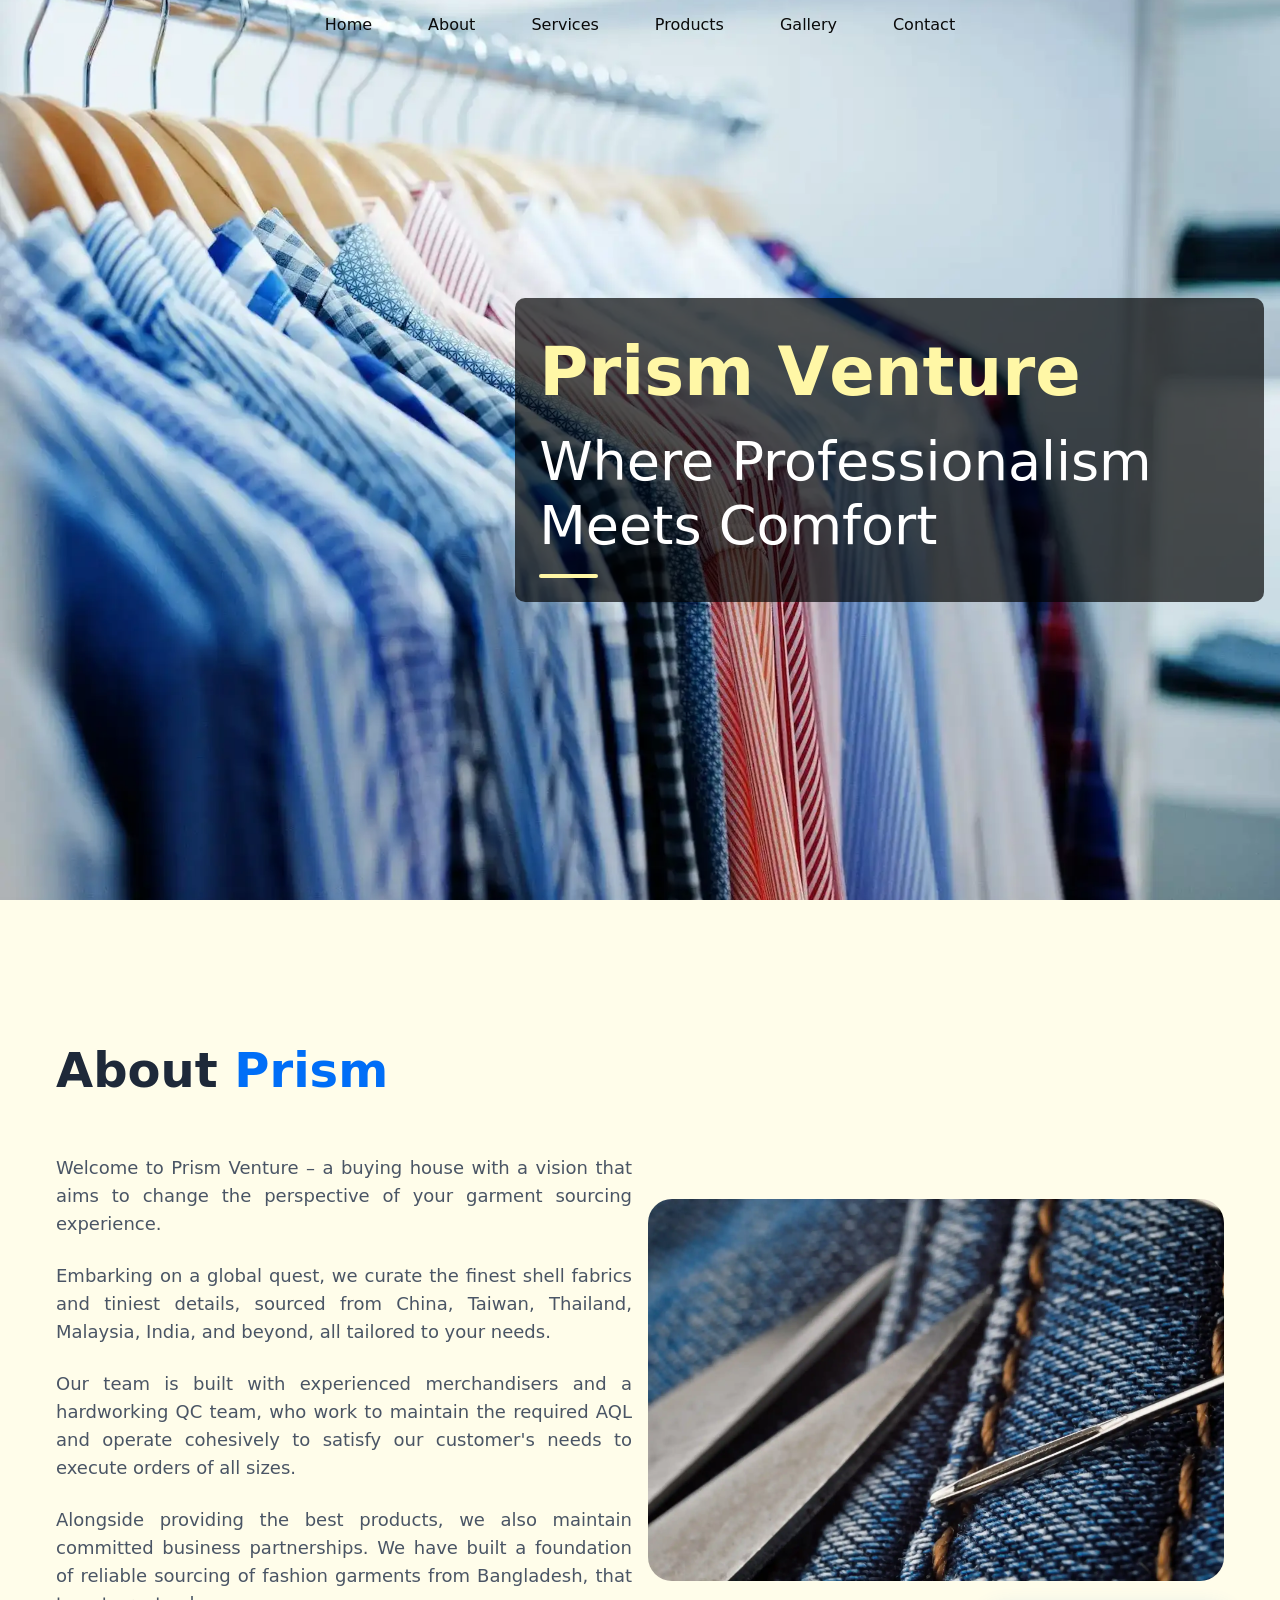
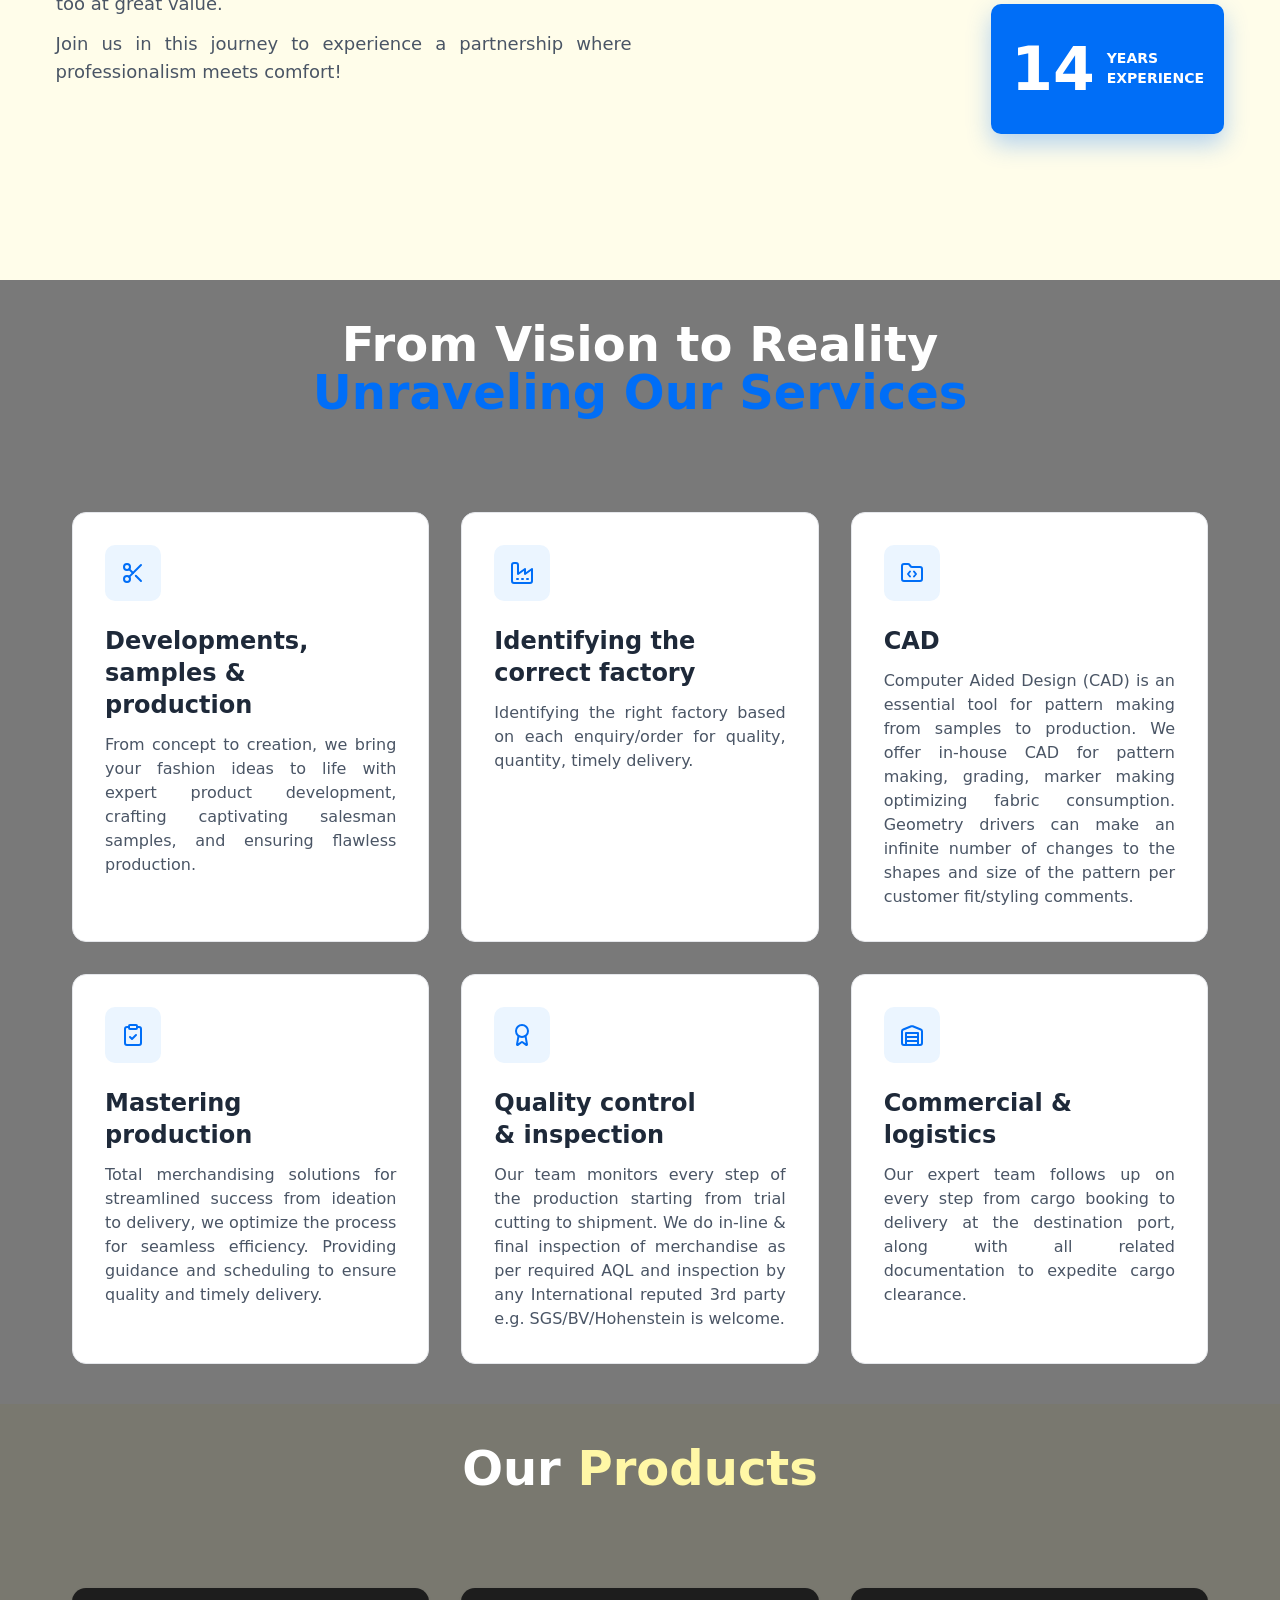
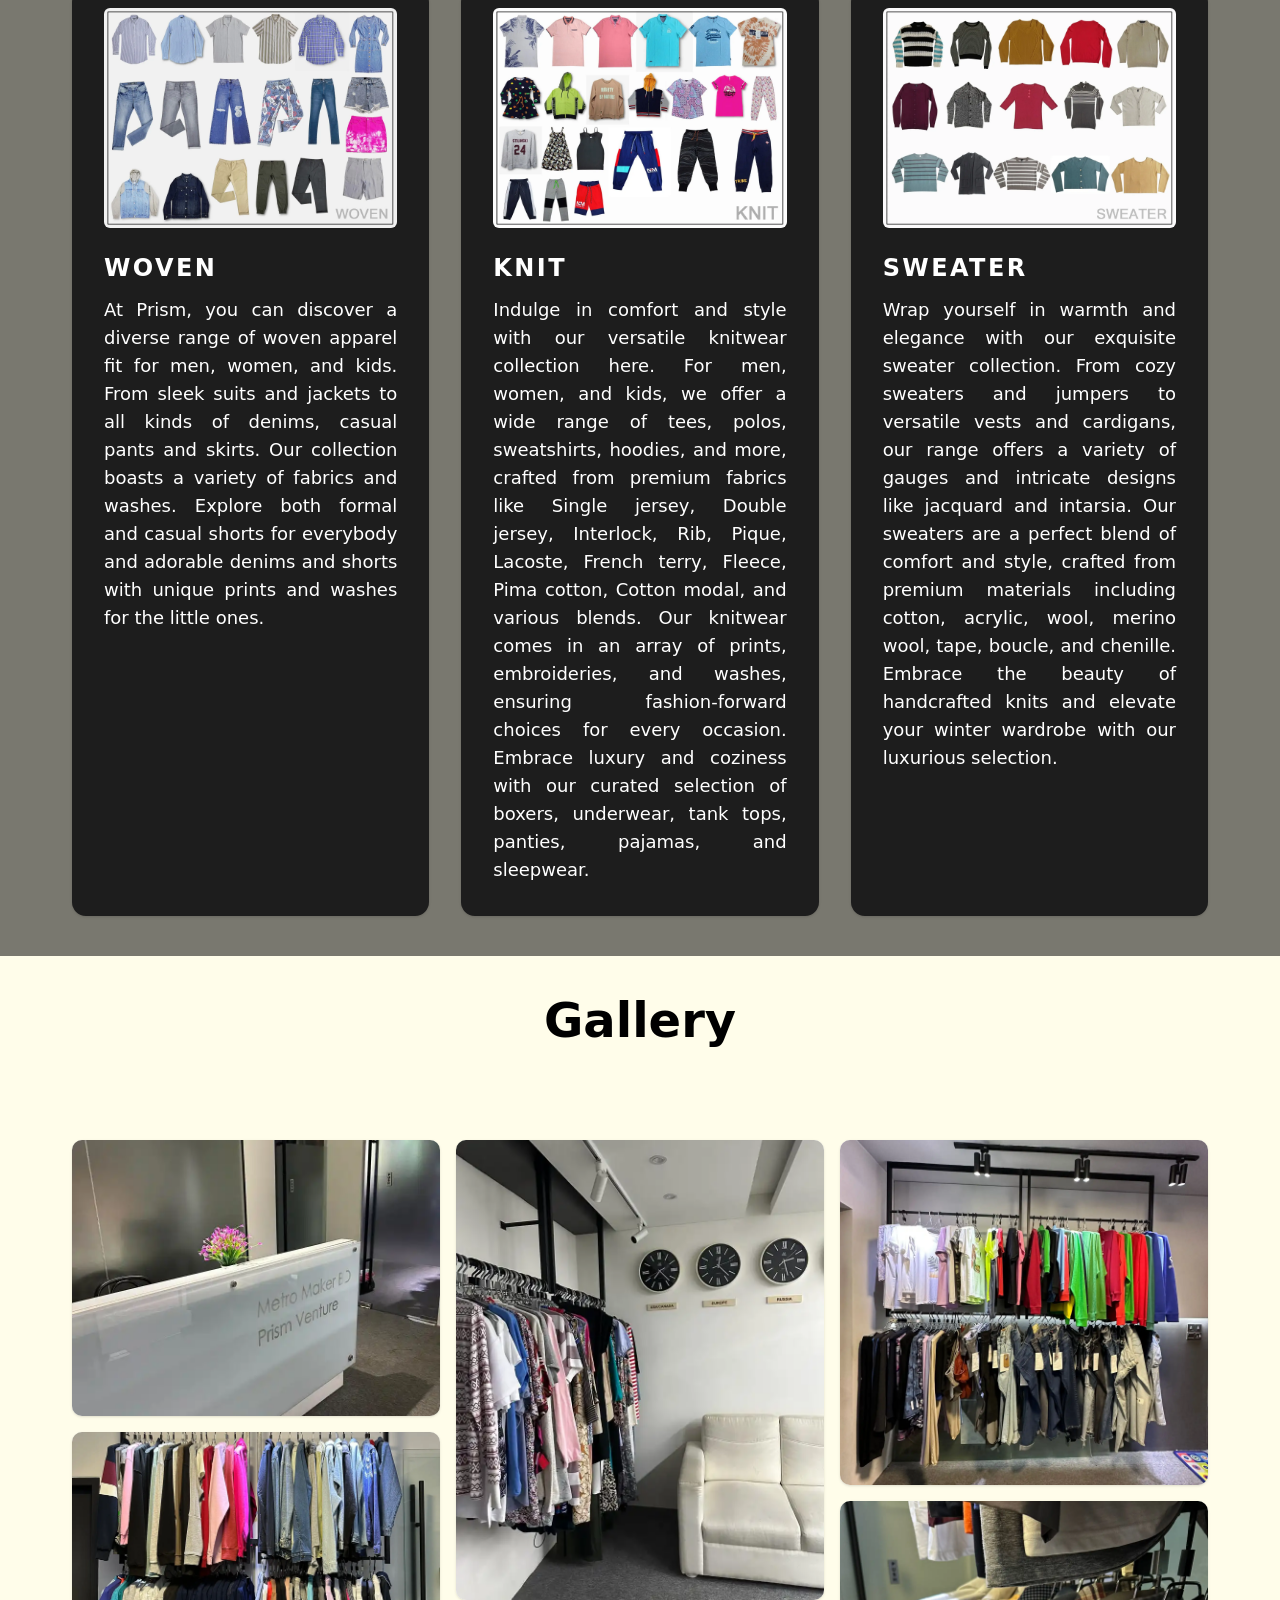
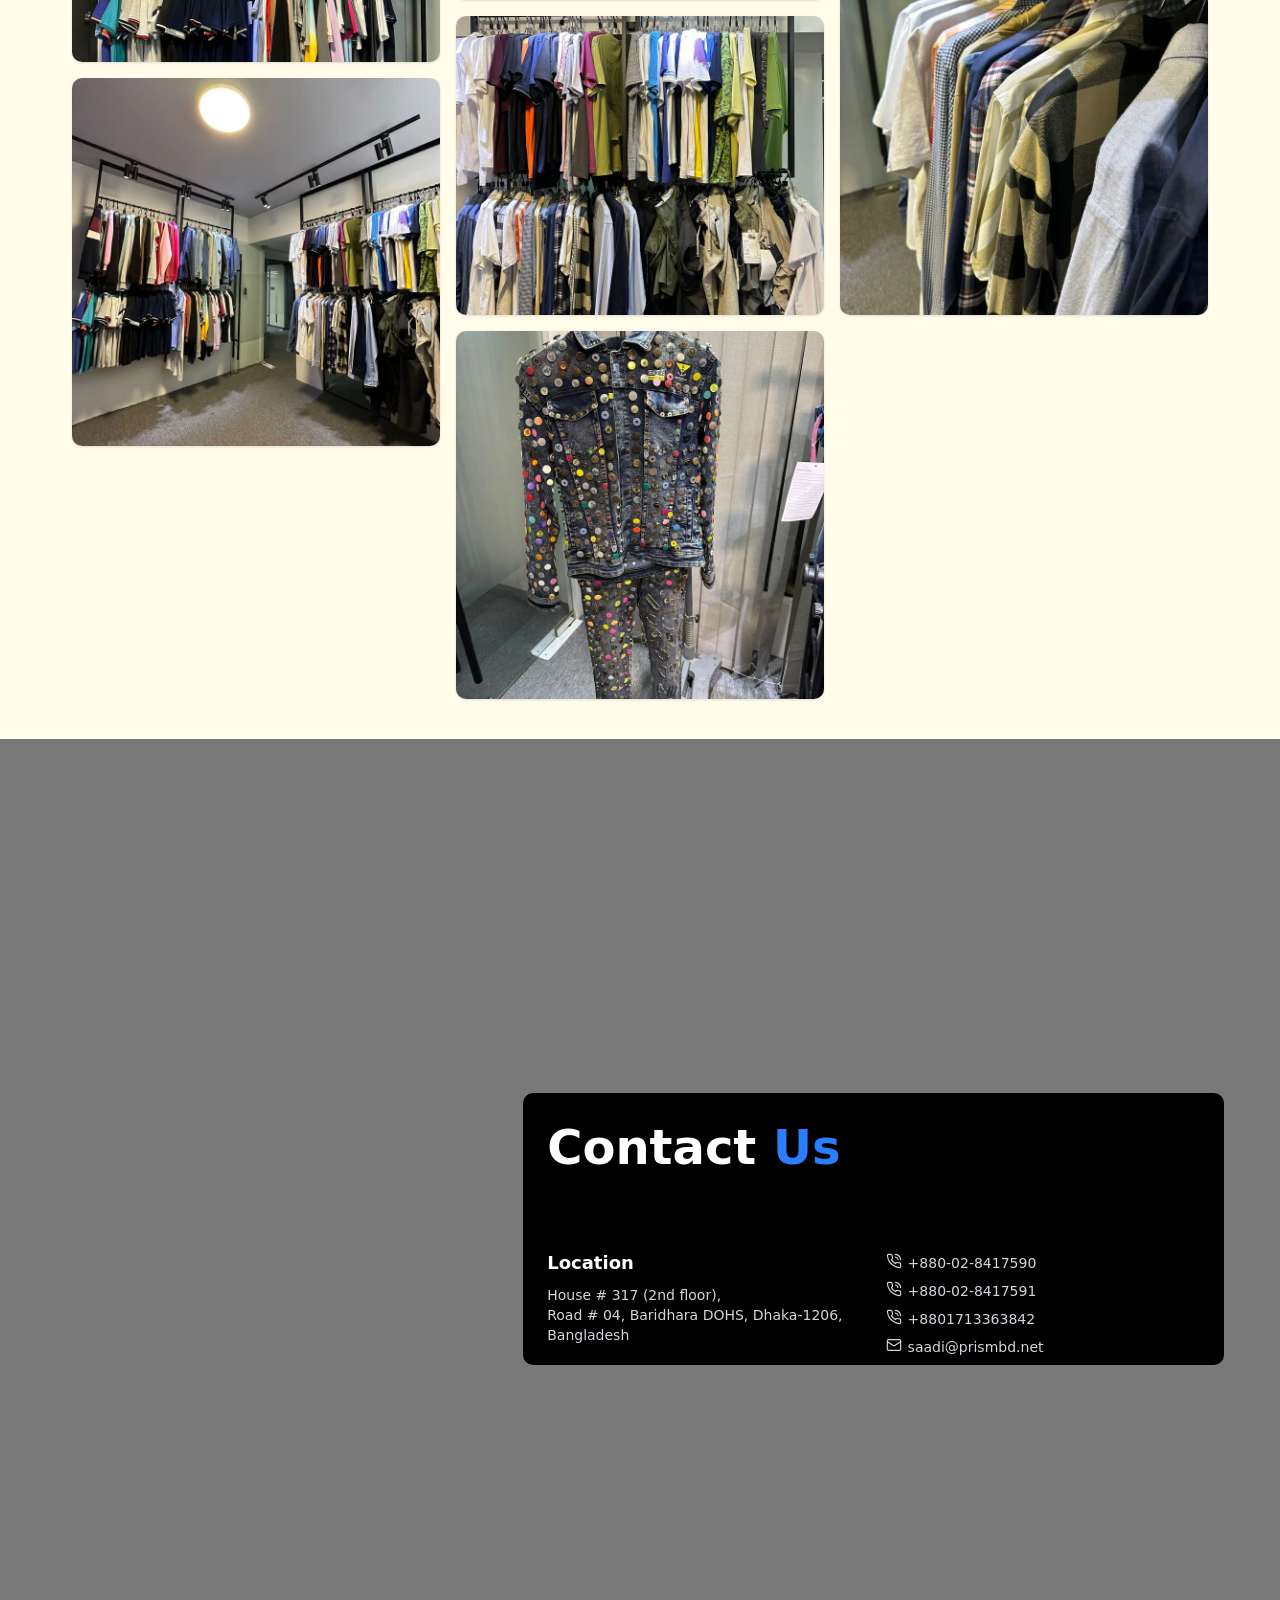
<file: apparel/index.html>
<!DOCTYPE html><html lang="en" class="__className_470fb5"><head><meta charSet="utf-8"/><meta name="viewport" content="width=device-width, initial-scale=1"/><link rel="preload" as="image" href="/assets/img/products/woven.webp"/><link rel="preload" as="image" href="/assets/img/products/knit.webp"/><link rel="preload" as="image" href="/assets/img/products/sweater.webp"/><link rel="stylesheet" href="/_next/static/css/792ad9d836e6f6a1.css" data-precedence="next"/><link rel="preload" as="script" fetchPriority="low" href="/_next/static/chunks/webpack-3ed4af725ff500aa.js"/><script src="/_next/static/chunks/4bd1b696-c7eeac9c5f87815f.js" async=""></script><script src="/_next/static/chunks/684-c39036ff985c3530.js" async=""></script><script src="/_next/static/chunks/main-app-8651f2339f7c92b7.js" async=""></script><script src="/_next/static/chunks/766-a31ca1cb48da2576.js" async=""></script><script src="/_next/static/chunks/277-0e2bea38edafe8ba.js" async=""></script><script src="/_next/static/chunks/874-8dc61245928e7d05.js" async=""></script><script src="/_next/static/chunks/940-22b0237c8de0d396.js" async=""></script><script src="/_next/static/chunks/757-d0f9c2f661d5d940.js" async=""></script><script src="/_next/static/chunks/app/layout-0f07c0935ece7ce1.js" async=""></script><script src="/_next/static/chunks/400-f3477857c49350fe.js" async=""></script><script src="/_next/static/chunks/986-528efd425d7cd0ae.js" async=""></script><script src="/_next/static/chunks/575-277f2513007f76f1.js" async=""></script><script src="/_next/static/chunks/app/apparel/page-88b45fefb12a301f.js" async=""></script><title>Prism Venture</title><meta name="description" content="Prism Venture offers premium services in Apparel, Jute Products and IT Solutions."/><link rel="icon" href="/prism-bd.webp"/><script>document.querySelectorAll('body link[rel="icon"], body link[rel="apple-touch-icon"]').forEach(el => document.head.appendChild(el))</script><script src="/_next/static/chunks/polyfills-42372ed130431b0a.js" noModule=""></script></head><body class="flex flex-col min-h-[100vh]"><header class="
                    fixed flex h-[var(--navbar-height)] self-center shrink-0 items-center px-4 md:px-6 z-40
                    transition-[width,background-color,top,box-shadow,border-radius] duration-400 ease-out
                    w-full top-0 bg-transparent shadow-none
                "><div class="lg:hidden flex"><img alt="Prism Venture logo" loading="lazy" width="35" height="35" decoding="async" data-nimg="1" style="color:transparent" src="/prism-bd.webp"/><span class="sr-only">Prism Venture</span></div><nav class="flex-1 items-center justify-center ml-auto hidden lg:flex gap-6"><button class="group inline-flex h-9 w-max items-center justify-center rounded-md px-4 py-2 text-md font-medium transition-colors hover:text-[#006ef7] focus:text-[#006ef7] focus:outline-none">Home</button><button class="group inline-flex h-9 w-max items-center justify-center rounded-md px-4 py-2 text-md font-medium transition-colors hover:text-[#006ef7] focus:text-[#006ef7] focus:outline-none">About</button><button class="group inline-flex h-9 w-max items-center justify-center rounded-md px-4 py-2 text-md font-medium transition-colors hover:text-[#006ef7] focus:text-[#006ef7] focus:outline-none">Services</button><button class="group inline-flex h-9 w-max items-center justify-center rounded-md px-4 py-2 text-md font-medium transition-colors hover:text-[#006ef7] focus:text-[#006ef7] focus:outline-none">Products</button><button class="group inline-flex h-9 w-max items-center justify-center rounded-md px-4 py-2 text-md font-medium transition-colors hover:text-[#006ef7] focus:text-[#006ef7] focus:outline-none">Gallery</button><button class="group inline-flex h-9 w-max items-center justify-center rounded-md px-4 py-2 text-md font-medium transition-colors hover:text-[#006ef7] focus:text-[#006ef7] focus:outline-none">Contact</button></nav><button data-slot="sheet-trigger" class="inline-flex items-center justify-center gap-2 whitespace-nowrap text-sm font-medium transition-all disabled:pointer-events-none disabled:opacity-50 [&amp;_svg]:pointer-events-none [&amp;_svg:not([class*=&#x27;size-&#x27;])]:size-4 shrink-0 [&amp;_svg]:shrink-0 outline-none focus-visible:border-ring focus-visible:ring-ring/50 focus-visible:ring-[3px] aria-invalid:ring-destructive/20 dark:aria-invalid:ring-destructive/40 aria-invalid:border-destructive text-primary underline-offset-4 hover:underline size-9 lg:hidden ml-auto p-2 rounded-md hover:bg-blue-100" type="button" aria-haspopup="dialog" aria-expanded="false" aria-controls="radix-«R3jb»" data-state="closed"><svg xmlns="http://www.w3.org/2000/svg" width="24" height="24" viewBox="0 0 24 24" fill="none" stroke="currentColor" stroke-width="2" stroke-linecap="round" stroke-linejoin="round" class="lucide lucide-menu h-8 w-8 text-[#002df7] hover:text-blue-800"><line x1="4" x2="20" y1="12" y2="12"></line><line x1="4" x2="20" y1="6" y2="6"></line><line x1="4" x2="20" y1="18" y2="18"></line></svg><span class="sr-only">Toggle navigation menu</span></button></header><div class="min-h-screen"><div id="home" class="h-screen w-full relative" style="background-image:url(/assets/img/homepage/clothing.webp);background-size:cover;background-position:center;background-attachment:fixed"><div class="flex min-h-screen flex-col items-center xl:items-end justify-center text-white"><div class="container px-4"><div class="flex flex-col justify-center lg:flex-row"><div class="xl:w-1/2"></div><div class="xl:w-3/4"><div class="bg-[#000000ad] bg-opacity-70 p-4 md:p-6 rounded-lg"><h1 class="text-[#fff7a6] text-center xl:text-left font-bold text-[40px] sm:text-[54px] md:text-[60px] lg:text-[67px]"><span style="opacity:0"><div class="inline-block" style="opacity:0;transform:translateY(20px)">P</div><div class="inline-block" style="opacity:0;transform:translateY(20px)">r</div><div class="inline-block" style="opacity:0;transform:translateY(20px)">i</div><div class="inline-block" style="opacity:0;transform:translateY(20px)">s</div><div class="inline-block" style="opacity:0;transform:translateY(20px)">m</div><div class="inline-block" style="opacity:0;transform:translateY(20px)"> </div><div class="inline-block" style="opacity:0;transform:translateY(20px)">V</div><div class="inline-block" style="opacity:0;transform:translateY(20px)">e</div><div class="inline-block" style="opacity:0;transform:translateY(20px)">n</div><div class="inline-block" style="opacity:0;transform:translateY(20px)">t</div><div class="inline-block" style="opacity:0;transform:translateY(20px)">u</div><div class="inline-block" style="opacity:0;transform:translateY(20px)">r</div><div class="inline-block" style="opacity:0;transform:translateY(20px)">e</div></span></h1><h1 class="text-white text-center xl:text-left text-[31px] sm:text-[41px] md:text-[47px] lg:text-[54px] leading-[38px] sm:leading-[50px] md:leading-[56px] lg:leading-[64px] mt-2"><div style="opacity:0;transform:translateY(20px)">Where Professionalism Meets Comfort</div></h1><div class="h-1 bg-[#fff7a6] mt-3 md:mt-4 rounded-2xl mx-auto xl:mx-0" style="width:0px"></div></div></div></div></div></div></div><div id="about" class="w-full bg-[#fffdea] py-24 md:py-32 overflow-hidden" style="padding:2.5rem"><div class="flex min-h-screen items-center justify-center text-white"><div class="container px-4"><div class="grid grid-cols-1 lg:grid-cols-2 gap-4 text-justify"><div class="text-md font-medium mb-6 md:mb-12 text-gray-600"><h2 class="text-4xl md:text-3xl lg:text-5xl font-bold mb-3 md:mb-12 text-gray-800" style="opacity:0;transform:translateX(-50px)">About <span class="text-[#006ef7]">Prism</span></h2><p class="py-3 text-lg" style="opacity:0;transform:translateX(-50px)">Welcome to Prism Venture – a buying house with a vision that aims to change the perspective of your garment sourcing experience.</p><p class="py-3 text-lg" style="opacity:0;transform:translateX(-50px)">Embarking on a global quest, we curate the finest shell fabrics and tiniest details, sourced from China, Taiwan, Thailand, Malaysia, India, and beyond, all tailored to your needs.</p><p class="py-3 text-lg" style="opacity:0;transform:translateX(-50px)">Our team is built with experienced merchandisers and a hardworking QC team, who work to maintain the required AQL and operate cohesively to satisfy our customer&#x27;s needs to execute orders of all sizes.</p><p class="py-3 text-lg" style="opacity:0;transform:translateX(-50px)">Alongside providing the best products, we also maintain committed business partnerships. We have built a foundation of reliable sourcing of fashion garments from Bangladesh, that too at great value.</p><p class="text-lg" style="opacity:0;transform:translateX(-50px)">Join us in this journey to experience a partnership where professionalism meets comfort!</p></div><div class="relative flex items-center justify-center" style="opacity:0;transform:scale(0.9)"><img alt="About" loading="lazy" width="650" height="650" decoding="async" data-nimg="1" class="rounded-3xl" style="color:transparent" src="/assets/img/about/about.webp"/><div class="experience-info"><div class="experience-number">0</div><div class="experience-text">YEARS<br/>EXPERIENCE</div></div></div></div></div></div></div><div id="services" class="w-full bg-[#fffdea] py-24 md:py-32 overflow-hidden" style="background-image:url(&#x27;/assets/img/bg/experience.webp&#x27;);background-size:cover;background-position:center;background-attachment:fixed;position:relative;padding:2.5rem"><div class="absolute inset-0 bg-[#0000009e] opacity-85"></div><div class="flex min-h-screen items-center justify-center text-white"><div class="container mx-auto px-4 md:px-8 relative"><div class="mb-16 md:mb-24 text-center max-w-3xl mx-auto" style="opacity:0;transform:scale(0.9)"><h2 class="text-4xl md:text-4xl lg:text-5xl font-bold mb-6 text-white leading-12"><span style="opacity:0;transform:translateX(-50px)">From Vision to Reality</span> <span class="text-[#006ef7]" style="opacity:0;transform:translateX(-50px)">Unraveling Our Services</span></h2></div><div class="grid grid-cols-1 md:grid-cols-2 lg:grid-cols-3 gap-8" style="opacity:0"><div class="bg-white p-8 border border-gray-200 rounded-xl hover:shadow-lg hover:border-blue-600 transition-all duration-300 group overflow-hidden" style="opacity:0;transform:translateY(50px)"><div class="mb-6 relative z-10"><div class="w-14 h-14 rounded-lg bg-blue-50 flex items-center justify-center mb-4 text-[#0A84FF] group-hover:scale-110 transition-transform duration-300"><div><svg xmlns="http://www.w3.org/2000/svg" width="24" height="24" viewBox="0 0 24 24" fill="none" stroke="currentColor" stroke-width="2" stroke-linecap="round" stroke-linejoin="round" class="lucide lucide-scissors"><circle cx="6" cy="6" r="3"></circle><path d="M8.12 8.12 12 12"></path><path d="M20 4 8.12 15.88"></path><circle cx="6" cy="18" r="3"></circle><path d="M14.8 14.8 20 20"></path></svg></div></div></div><h3 class="text-2xl mb-3 text-gray-800 relative z-10 service-title font-semibold group-hover:text-[#0A84FF] transition-colors">Developments, samples &amp; production</h3><p class="text-gray-600 flex-grow relative z-10 font-normal text-justify">From concept to creation, we bring your fashion ideas to life with expert product development, crafting captivating salesman samples, and ensuring flawless production.</p></div><div class="bg-white p-8 border border-gray-200 rounded-xl hover:shadow-lg hover:border-blue-600 transition-all duration-300 group overflow-hidden" style="opacity:0;transform:translateY(50px)"><div class="mb-6 relative z-10"><div class="w-14 h-14 rounded-lg bg-blue-50 flex items-center justify-center mb-4 text-[#0A84FF] group-hover:scale-110 transition-transform duration-300"><div><svg xmlns="http://www.w3.org/2000/svg" width="24" height="24" viewBox="0 0 24 24" fill="none" stroke="currentColor" stroke-width="2" stroke-linecap="round" stroke-linejoin="round" class="lucide lucide-factory"><path d="M2 20a2 2 0 0 0 2 2h16a2 2 0 0 0 2-2V8l-7 5V8l-7 5V4a2 2 0 0 0-2-2H4a2 2 0 0 0-2 2Z"></path><path d="M17 18h1"></path><path d="M12 18h1"></path><path d="M7 18h1"></path></svg></div></div></div><h3 class="text-2xl mb-3 text-gray-800 relative z-10 service-title font-semibold group-hover:text-[#0A84FF] transition-colors">Identifying the correct factory</h3><p class="text-gray-600 flex-grow relative z-10 font-normal text-justify">Identifying the right factory based on each enquiry/order for quality, quantity, timely delivery.</p></div><div class="bg-white p-8 border border-gray-200 rounded-xl hover:shadow-lg hover:border-blue-600 transition-all duration-300 group overflow-hidden" style="opacity:0;transform:translateY(50px)"><div class="mb-6 relative z-10"><div class="w-14 h-14 rounded-lg bg-blue-50 flex items-center justify-center mb-4 text-[#0A84FF] group-hover:scale-110 transition-transform duration-300"><div><svg xmlns="http://www.w3.org/2000/svg" width="24" height="24" viewBox="0 0 24 24" fill="none" stroke="currentColor" stroke-width="2" stroke-linecap="round" stroke-linejoin="round" class="lucide lucide-folder-code"><path d="M10 10.5 8 13l2 2.5"></path><path d="m14 10.5 2 2.5-2 2.5"></path><path d="M20 20a2 2 0 0 0 2-2V8a2 2 0 0 0-2-2h-7.9a2 2 0 0 1-1.69-.9L9.6 3.9A2 2 0 0 0 7.93 3H4a2 2 0 0 0-2 2v13a2 2 0 0 0 2 2z"></path></svg></div></div></div><h3 class="text-2xl mb-3 text-gray-800 relative z-10 service-title font-semibold group-hover:text-[#0A84FF] transition-colors">CAD</h3><p class="text-gray-600 flex-grow relative z-10 font-normal text-justify">Computer Aided Design (CAD) is an essential tool for pattern making from samples to production. We offer in-house CAD for pattern making, grading, marker making optimizing fabric consumption.  Geometry drivers can make an infinite number of changes to the shapes and size of the pattern per customer fit/styling comments.</p></div><div class="bg-white p-8 border border-gray-200 rounded-xl hover:shadow-lg hover:border-blue-600 transition-all duration-300 group overflow-hidden" style="opacity:0;transform:translateY(50px)"><div class="mb-6 relative z-10"><div class="w-14 h-14 rounded-lg bg-blue-50 flex items-center justify-center mb-4 text-[#0A84FF] group-hover:scale-110 transition-transform duration-300"><div><svg xmlns="http://www.w3.org/2000/svg" width="24" height="24" viewBox="0 0 24 24" fill="none" stroke="currentColor" stroke-width="2" stroke-linecap="round" stroke-linejoin="round" class="lucide lucide-clipboard-check"><rect width="8" height="4" x="8" y="2" rx="1" ry="1"></rect><path d="M16 4h2a2 2 0 0 1 2 2v14a2 2 0 0 1-2 2H6a2 2 0 0 1-2-2V6a2 2 0 0 1 2-2h2"></path><path d="m9 14 2 2 4-4"></path></svg></div></div></div><h3 class="text-2xl mb-3 text-gray-800 relative z-10 service-title font-semibold group-hover:text-[#0A84FF] transition-colors">Mastering
 production</h3><p class="text-gray-600 flex-grow relative z-10 font-normal text-justify">Total merchandising solutions for streamlined success from ideation to delivery, we optimize the process for seamless efficiency. Providing guidance and scheduling to ensure quality and timely delivery.</p></div><div class="bg-white p-8 border border-gray-200 rounded-xl hover:shadow-lg hover:border-blue-600 transition-all duration-300 group overflow-hidden" style="opacity:0;transform:translateY(50px)"><div class="mb-6 relative z-10"><div class="w-14 h-14 rounded-lg bg-blue-50 flex items-center justify-center mb-4 text-[#0A84FF] group-hover:scale-110 transition-transform duration-300"><div><svg xmlns="http://www.w3.org/2000/svg" width="24" height="24" viewBox="0 0 24 24" fill="none" stroke="currentColor" stroke-width="2" stroke-linecap="round" stroke-linejoin="round" class="lucide lucide-award"><path d="m15.477 12.89 1.515 8.526a.5.5 0 0 1-.81.47l-3.58-2.687a1 1 0 0 0-1.197 0l-3.586 2.686a.5.5 0 0 1-.81-.469l1.514-8.526"></path><circle cx="12" cy="8" r="6"></circle></svg></div></div></div><h3 class="text-2xl mb-3 text-gray-800 relative z-10 service-title font-semibold group-hover:text-[#0A84FF] transition-colors">Quality control
 &amp; inspection</h3><p class="text-gray-600 flex-grow relative z-10 font-normal text-justify">Our team monitors every step of the production starting from trial cutting to shipment. We do in-line &amp; final inspection of merchandise as per required AQL and inspection by any International reputed 3rd party e.g. SGS/BV/Hohenstein is welcome.</p></div><div class="bg-white p-8 border border-gray-200 rounded-xl hover:shadow-lg hover:border-blue-600 transition-all duration-300 group overflow-hidden" style="opacity:0;transform:translateY(50px)"><div class="mb-6 relative z-10"><div class="w-14 h-14 rounded-lg bg-blue-50 flex items-center justify-center mb-4 text-[#0A84FF] group-hover:scale-110 transition-transform duration-300"><div><svg xmlns="http://www.w3.org/2000/svg" width="24" height="24" viewBox="0 0 24 24" fill="none" stroke="currentColor" stroke-width="2" stroke-linecap="round" stroke-linejoin="round" class="lucide lucide-warehouse"><path d="M22 8.35V20a2 2 0 0 1-2 2H4a2 2 0 0 1-2-2V8.35A2 2 0 0 1 3.26 6.5l8-3.2a2 2 0 0 1 1.48 0l8 3.2A2 2 0 0 1 22 8.35Z"></path><path d="M6 18h12"></path><path d="M6 14h12"></path><rect width="12" height="12" x="6" y="10"></rect></svg></div></div></div><h3 class="text-2xl mb-3 text-gray-800 relative z-10 service-title font-semibold group-hover:text-[#0A84FF] transition-colors">Commercial &amp; 
 logistics</h3><p class="text-gray-600 flex-grow relative z-10 font-normal text-justify">Our expert team follows up on every step from cargo booking to delivery at the destination port, along with all related documentation to expedite cargo clearance.</p></div></div></div></div></div><div id="products" class="w-full bg-[#fffdea] py-24 md:py-32 overflow-hidden" style="position:relative;padding:2.5rem"><div class="absolute inset-0" style="background-image:url(/assets/img/bg/products/bg1.webp);background-size:cover;background-position:center;background-attachment:fixed;z-index:0;opacity:0"></div><div class="absolute inset-0 bg-[#0000009e] opacity-85" style="z-index:1"></div><div class="flex min-h-screen items-center justify-center text-white"><div class="container mx-auto px-4 md:px-8 relative text-justify"><div class="mb-16 md:mb-24 text-center max-w-3xl mx-auto z-10 relative" style="opacity:0;transform:translateY(30px)"><h2 class="text-4xl md:text-4xl lg:text-5xl font-bold mb-6 text-white leading-12"><span style="opacity:0;transform:translateX(-30px)">Our</span> <span class="text-[#fff7a6]" style="opacity:0;transform:translateX(30px)">Products</span></h2></div><div class="grid grid-cols-1 lg:grid-cols-1 xl:grid-cols-3 gap-8" style="opacity:0"><div class="h-full" style="opacity:0;transform:translateY(20px)"><div data-slot="card" class="text-card-foreground gap-6 rounded-xl border shadow-sm overflow-visible relative transition duration-300 ease-in-out cursor-pointer bg-[#1d1d1d] px-2 py-5 z-10 flex flex-col h-full border-none"><div data-slot="card-content" class="px-6 relative w-full flex-grow"><img alt="Woven Products" width="400" height="400" decoding="async" data-nimg="1" class="transition-transform duration-700 ease-in-out mb-6 rounded-sm" style="color:transparent" src="/assets/img/products/woven.webp"/><div data-slot="card-title" class="text-2xl uppercase tracking-widest text-white font-bold">Woven</div><div class="py-3 text-lg text-white overflow-auto" style="opacity:0;transform:translateX(-50px)"><p>At Prism, you can discover a diverse range of woven apparel fit for men, women, and kids. From sleek suits and jackets to all kinds of denims, casual pants and skirts. Our collection boasts a variety of fabrics and washes. Explore both formal and casual shorts for everybody and adorable denims and shorts with unique prints and washes for the little ones.</p></div></div></div></div><div style="opacity:0;transform:translateY(20px)"><div data-slot="card" class="text-card-foreground gap-6 rounded-xl border shadow-sm overflow-visible relative transition duration-300 ease-in-out cursor-pointer bg-[#1d1d1d] px-2 py-5 z-10 flex flex-col h-full border-none"><div data-slot="card-content" class="px-6 relative w-full flex-grow"><img alt="Knit Products" width="400" height="400" decoding="async" data-nimg="1" class="transition-transform duration-700 ease-in-out mb-6 rounded-sm" style="color:transparent" src="/assets/img/products/knit.webp"/><div data-slot="card-title" class="text-2xl uppercase tracking-widest text-white font-bold">Knit</div><p class="py-3 text-lg text-white" style="opacity:0;transform:translateX(-50px)">Indulge in comfort and style with our versatile knitwear collection here. For men, women, and kids, we offer a wide range of tees, polos, sweatshirts, hoodies, and more, crafted from premium fabrics like Single jersey, Double jersey, Interlock, Rib, Pique, Lacoste, French terry, Fleece, Pima cotton, Cotton modal, and various blends. Our knitwear comes in an array of prints, embroideries, and washes, ensuring fashion-forward choices for every occasion. Embrace luxury and coziness with our curated selection of boxers, underwear, tank tops, panties, pajamas, and sleepwear.</p></div></div></div><div style="opacity:0;transform:translateY(20px)"><div data-slot="card" class="text-card-foreground gap-6 rounded-xl border shadow-sm overflow-visible relative transition duration-300 ease-in-out cursor-pointer bg-[#1d1d1d] px-2 py-5 z-10 flex flex-col h-full border-none"><div data-slot="card-content" class="px-6 relative w-full flex-grow"><img alt="Sweater products" width="400" height="400" decoding="async" data-nimg="1" class="transition-transform duration-700 ease-in-out mb-6 rounded-sm" style="color:transparent" src="/assets/img/products/sweater.webp"/><div data-slot="card-title" class="text-2xl uppercase tracking-widest text-white font-bold">Sweater</div><p class="py-3 text-lg text-white" style="opacity:0;transform:translateX(-50px)">Wrap yourself in warmth and elegance with our exquisite sweater collection. From cozy sweaters and jumpers to versatile vests and cardigans, our range offers a variety of gauges and intricate designs like jacquard and intarsia. Our sweaters are a perfect blend of comfort and style, crafted from premium materials including cotton, acrylic, wool, merino wool, tape, boucle, and chenille. Embrace the beauty of handcrafted knits and elevate your winter wardrobe with our luxurious selection.</p></div></div></div></div></div></div></div><div id="gallery" class="w-full bg-[#fffdea] py-24 md:py-32 overflow-hidden" style="position:relative;padding:2.5rem;opacity:0;transform:translateY(30px)"><div class="flex min-h-screen items-center justify-center text-white"><div class="container mx-auto px-4 md:px-8 relative"><div class="mb-16 md:mb-24 text-center max-w-3xl mx-auto z-10 relative" style="opacity:0;transform:translateY(50px)"><h2 class="text-4xl md:text-4xl lg:text-5xl font-bold mb-6 text-black leading-12">Gallery</h2></div><div class="flex gap-4"></div></div></div></div><footer id="contact" class="w-full bg-[#fffdea] py-24 md:py-32 overflow-hidden" style="background-image:url(&#x27;/assets/img/bg/contact.webp&#x27;);background-size:cover;background-position:center;background-attachment:fixed;position:relative;padding:2.5rem"><div class="absolute inset-0 bg-[#0000009e] opacity-85"></div><div class="flex min-h-screen items-center justify-center text-white z-10 relative"><div class="container px-4"><div class="flex flex-col lg:flex-row"><div class="xl:w-1/2"></div><div class="xl:w-3/4"><div class="bg-black bg-opacity-70 p-4 md:p-6 rounded-lg"><h2 class="text-4xl md:text-4xl lg:text-5xl font-bold mb-6 text-white leading-tight"><span style="opacity:0;transform:translateX(-30px)">Contact</span> <span class="text-blue-500" style="opacity:0;transform:translateX(30px)">Us</span></h2><div class="h-1 mt-3 md:mt-4 rounded-full mx-auto xl:mx-0 bg-blue-500" style="width:0px"></div><div class="mt-6" style="opacity:0;transform:translateY(20px)"><div class="grid grid-cols-1 md:grid-cols-2 gap-6 text-sm text-gray-300"><div><h6 class="text-lg font-semibold text-white mb-2">Location</h6><ul class="mb-4"><li>House # 317 (2nd floor),<br/>Road # 04, Baridhara DOHS, Dhaka-1206, Bangladesh</li></ul></div><div><div class="flex flex-col justify-start"><a class="flex gap-1.5 hover:text-yellow-200 transition-colors w-full sm:w-auto py-1 text-xs md:text-sm" href="tel:+880-02-8417590"><svg xmlns="http://www.w3.org/2000/svg" width="16" height="16" viewBox="0 0 24 24" fill="none" stroke="currentColor" stroke-width="1.75" stroke-linecap="round" stroke-linejoin="round" class="lucide lucide-phone-call shrink-0"><path d="M22 16.92v3a2 2 0 0 1-2.18 2 19.79 19.79 0 0 1-8.63-3.07 19.5 19.5 0 0 1-6-6 19.79 19.79 0 0 1-3.07-8.67A2 2 0 0 1 4.11 2h3a2 2 0 0 1 2 1.72 12.84 12.84 0 0 0 .7 2.81 2 2 0 0 1-.45 2.11L8.09 9.91a16 16 0 0 0 6 6l1.27-1.27a2 2 0 0 1 2.11-.45 12.84 12.84 0 0 0 2.81.7A2 2 0 0 1 22 16.92z"></path><path d="M14.05 2a9 9 0 0 1 8 7.94"></path><path d="M14.05 6A5 5 0 0 1 18 10"></path></svg><span class="truncate">+880-02-8417590</span></a><a class="flex gap-1.5 hover:text-yellow-200 transition-colors w-full sm:w-auto py-1 text-xs md:text-sm" href="tel:+880-02-8417591"><svg xmlns="http://www.w3.org/2000/svg" width="16" height="16" viewBox="0 0 24 24" fill="none" stroke="currentColor" stroke-width="1.75" stroke-linecap="round" stroke-linejoin="round" class="lucide lucide-phone-call shrink-0"><path d="M22 16.92v3a2 2 0 0 1-2.18 2 19.79 19.79 0 0 1-8.63-3.07 19.5 19.5 0 0 1-6-6 19.79 19.79 0 0 1-3.07-8.67A2 2 0 0 1 4.11 2h3a2 2 0 0 1 2 1.72 12.84 12.84 0 0 0 .7 2.81 2 2 0 0 1-.45 2.11L8.09 9.91a16 16 0 0 0 6 6l1.27-1.27a2 2 0 0 1 2.11-.45 12.84 12.84 0 0 0 2.81.7A2 2 0 0 1 22 16.92z"></path><path d="M14.05 2a9 9 0 0 1 8 7.94"></path><path d="M14.05 6A5 5 0 0 1 18 10"></path></svg><span class="truncate">+880-02-8417591</span></a><a class="flex gap-1.5 hover:text-yellow-200 transition-colors w-full sm:w-auto py-1 text-xs md:text-sm" href="tel:+8801713363842"><svg xmlns="http://www.w3.org/2000/svg" width="16" height="16" viewBox="0 0 24 24" fill="none" stroke="currentColor" stroke-width="1.75" stroke-linecap="round" stroke-linejoin="round" class="lucide lucide-phone-call shrink-0"><path d="M22 16.92v3a2 2 0 0 1-2.18 2 19.79 19.79 0 0 1-8.63-3.07 19.5 19.5 0 0 1-6-6 19.79 19.79 0 0 1-3.07-8.67A2 2 0 0 1 4.11 2h3a2 2 0 0 1 2 1.72 12.84 12.84 0 0 0 .7 2.81 2 2 0 0 1-.45 2.11L8.09 9.91a16 16 0 0 0 6 6l1.27-1.27a2 2 0 0 1 2.11-.45 12.84 12.84 0 0 0 2.81.7A2 2 0 0 1 22 16.92z"></path><path d="M14.05 2a9 9 0 0 1 8 7.94"></path><path d="M14.05 6A5 5 0 0 1 18 10"></path></svg><span class="truncate">+8801713363842</span></a><a class="flex gap-1.5 hover:text-yellow-200 transition-colors w-full sm:w-auto py-1 text-xs md:text-sm" href="mailto:saadi@prismbd.net"><svg xmlns="http://www.w3.org/2000/svg" width="16" height="16" viewBox="0 0 24 24" fill="none" stroke="currentColor" stroke-width="1.75" stroke-linecap="round" stroke-linejoin="round" class="lucide lucide-mail shrink-0"><rect width="20" height="16" x="2" y="4" rx="2"></rect><path d="m22 7-8.97 5.7a1.94 1.94 0 0 1-2.06 0L2 7"></path></svg><span class="truncate">saadi@prismbd.net</span></a></div></div></div></div></div></div></div></div></div></footer></div><!--$--><!--/$--><!--$--><!--/$--><script src="/_next/static/chunks/webpack-3ed4af725ff500aa.js" async=""></script><script>(self.__next_f=self.__next_f||[]).push([0])</script><script>self.__next_f.push([1,"1:\"$Sreact.fragment\"\n2:I[942,[\"766\",\"static/chunks/766-a31ca1cb48da2576.js\",\"277\",\"static/chunks/277-0e2bea38edafe8ba.js\",\"874\",\"static/chunks/874-8dc61245928e7d05.js\",\"940\",\"static/chunks/940-22b0237c8de0d396.js\",\"757\",\"static/chunks/757-d0f9c2f661d5d940.js\",\"177\",\"static/chunks/app/layout-0f07c0935ece7ce1.js\"],\"default\"]\n3:I[7555,[],\"\"]\n4:I[1295,[],\"\"]\n5:I[894,[],\"ClientPageRoot\"]\n6:I[1163,[\"766\",\"static/chunks/766-a31ca1cb48da2576.js\",\"277\",\"static/chunks/277-0e2bea38edafe8ba.js\",\"874\",\"static/chunks/874-8dc61245928e7d05.js\",\"400\",\"static/chunks/400-f3477857c49350fe.js\",\"986\",\"static/chunks/986-528efd425d7cd0ae.js\",\"575\",\"static/chunks/575-277f2513007f76f1.js\",\"172\",\"static/chunks/app/apparel/page-88b45fefb12a301f.js\"],\"default\"]\n9:I[9665,[],\"MetadataBoundary\"]\nb:I[9665,[],\"OutletBoundary\"]\ne:I[4911,[],\"AsyncMetadataOutlet\"]\n10:I[9665,[],\"ViewportBoundary\"]\n12:I[6614,[],\"\"]\n:HL[\"/_next/static/css/792ad9d836e6f6a1.css\",\"style\"]\n"])</script><script>self.__next_f.push([1,"0:{\"P\":null,\"b\":\"7BWODXD8B85vJAjmZfPCF\",\"p\":\"\",\"c\":[\"\",\"apparel\"],\"i\":false,\"f\":[[[\"\",{\"children\":[\"apparel\",{\"children\":[\"__PAGE__\",{}]}]},\"$undefined\",\"$undefined\",true],[\"\",[\"$\",\"$1\",\"c\",{\"children\":[[[\"$\",\"link\",\"0\",{\"rel\":\"stylesheet\",\"href\":\"/_next/static/css/792ad9d836e6f6a1.css\",\"precedence\":\"next\",\"crossOrigin\":\"$undefined\",\"nonce\":\"$undefined\"}]],[\"$\",\"html\",null,{\"lang\":\"en\",\"className\":\"__className_470fb5\",\"children\":[\"$\",\"body\",null,{\"className\":\"flex flex-col min-h-[100vh]\",\"children\":[[\"$\",\"$L2\",null,{}],[\"$\",\"$L3\",null,{\"parallelRouterKey\":\"children\",\"error\":\"$undefined\",\"errorStyles\":\"$undefined\",\"errorScripts\":\"$undefined\",\"template\":[\"$\",\"$L4\",null,{}],\"templateStyles\":\"$undefined\",\"templateScripts\":\"$undefined\",\"notFound\":[[[\"$\",\"title\",null,{\"children\":\"404: This page could not be found.\"}],[\"$\",\"div\",null,{\"style\":{\"fontFamily\":\"system-ui,\\\"Segoe UI\\\",Roboto,Helvetica,Arial,sans-serif,\\\"Apple Color Emoji\\\",\\\"Segoe UI Emoji\\\"\",\"height\":\"100vh\",\"textAlign\":\"center\",\"display\":\"flex\",\"flexDirection\":\"column\",\"alignItems\":\"center\",\"justifyContent\":\"center\"},\"children\":[\"$\",\"div\",null,{\"children\":[[\"$\",\"style\",null,{\"dangerouslySetInnerHTML\":{\"__html\":\"body{color:#000;background:#fff;margin:0}.next-error-h1{border-right:1px solid rgba(0,0,0,.3)}@media (prefers-color-scheme:dark){body{color:#fff;background:#000}.next-error-h1{border-right:1px solid rgba(255,255,255,.3)}}\"}}],[\"$\",\"h1\",null,{\"className\":\"next-error-h1\",\"style\":{\"display\":\"inline-block\",\"margin\":\"0 20px 0 0\",\"padding\":\"0 23px 0 0\",\"fontSize\":24,\"fontWeight\":500,\"verticalAlign\":\"top\",\"lineHeight\":\"49px\"},\"children\":404}],[\"$\",\"div\",null,{\"style\":{\"display\":\"inline-block\"},\"children\":[\"$\",\"h2\",null,{\"style\":{\"fontSize\":14,\"fontWeight\":400,\"lineHeight\":\"49px\",\"margin\":0},\"children\":\"This page could not be found.\"}]}]]}]}]],[]],\"forbidden\":\"$undefined\",\"unauthorized\":\"$undefined\"}]]}]}]]}],{\"children\":[\"apparel\",[\"$\",\"$1\",\"c\",{\"children\":[null,[\"$\",\"$L3\",null,{\"parallelRouterKey\":\"children\",\"error\":\"$undefined\",\"errorStyles\":\"$undefined\",\"errorScripts\":\"$undefined\",\"template\":[\"$\",\"$L4\",null,{}],\"templateStyles\":\"$undefined\",\"templateScripts\":\"$undefined\",\"notFound\":\"$undefined\",\"forbidden\":\"$undefined\",\"unauthorized\":\"$undefined\"}]]}],{\"children\":[\"__PAGE__\",[\"$\",\"$1\",\"c\",{\"children\":[[\"$\",\"$L5\",null,{\"Component\":\"$6\",\"searchParams\":{},\"params\":{},\"promises\":[\"$@7\",\"$@8\"]}],[\"$\",\"$L9\",null,{\"children\":\"$La\"}],null,[\"$\",\"$Lb\",null,{\"children\":[\"$Lc\",\"$Ld\",[\"$\",\"$Le\",null,{\"promise\":\"$@f\"}]]}]]}],{},null,false]},null,false]},null,false],[\"$\",\"$1\",\"h\",{\"children\":[null,[\"$\",\"$1\",\"AlnxnmXj9IODwbX9gkkKh\",{\"children\":[[\"$\",\"$L10\",null,{\"children\":\"$L11\"}],null]}],null]}],false]],\"m\":\"$undefined\",\"G\":[\"$12\",\"$undefined\"],\"s\":false,\"S\":true}\n"])</script><script>self.__next_f.push([1,"13:\"$Sreact.suspense\"\n14:I[4911,[],\"AsyncMetadata\"]\n7:{}\n8:{}\na:[\"$\",\"$13\",null,{\"fallback\":null,\"children\":[\"$\",\"$L14\",null,{\"promise\":\"$@15\"}]}]\n"])</script><script>self.__next_f.push([1,"d:null\n"])</script><script>self.__next_f.push([1,"11:[[\"$\",\"meta\",\"0\",{\"charSet\":\"utf-8\"}],[\"$\",\"meta\",\"1\",{\"name\":\"viewport\",\"content\":\"width=device-width, initial-scale=1\"}]]\nc:null\n"])</script><script>self.__next_f.push([1,"15:{\"metadata\":[[\"$\",\"title\",\"0\",{\"children\":\"Prism Venture\"}],[\"$\",\"meta\",\"1\",{\"name\":\"description\",\"content\":\"Prism Venture offers premium services in Apparel, Jute Products and IT Solutions.\"}],[\"$\",\"link\",\"2\",{\"rel\":\"icon\",\"href\":\"/prism-bd.webp\"}]],\"error\":null,\"digest\":\"$undefined\"}\nf:{\"metadata\":\"$15:metadata\",\"error\":null,\"digest\":\"$undefined\"}\n"])</script></body></html>
</file>
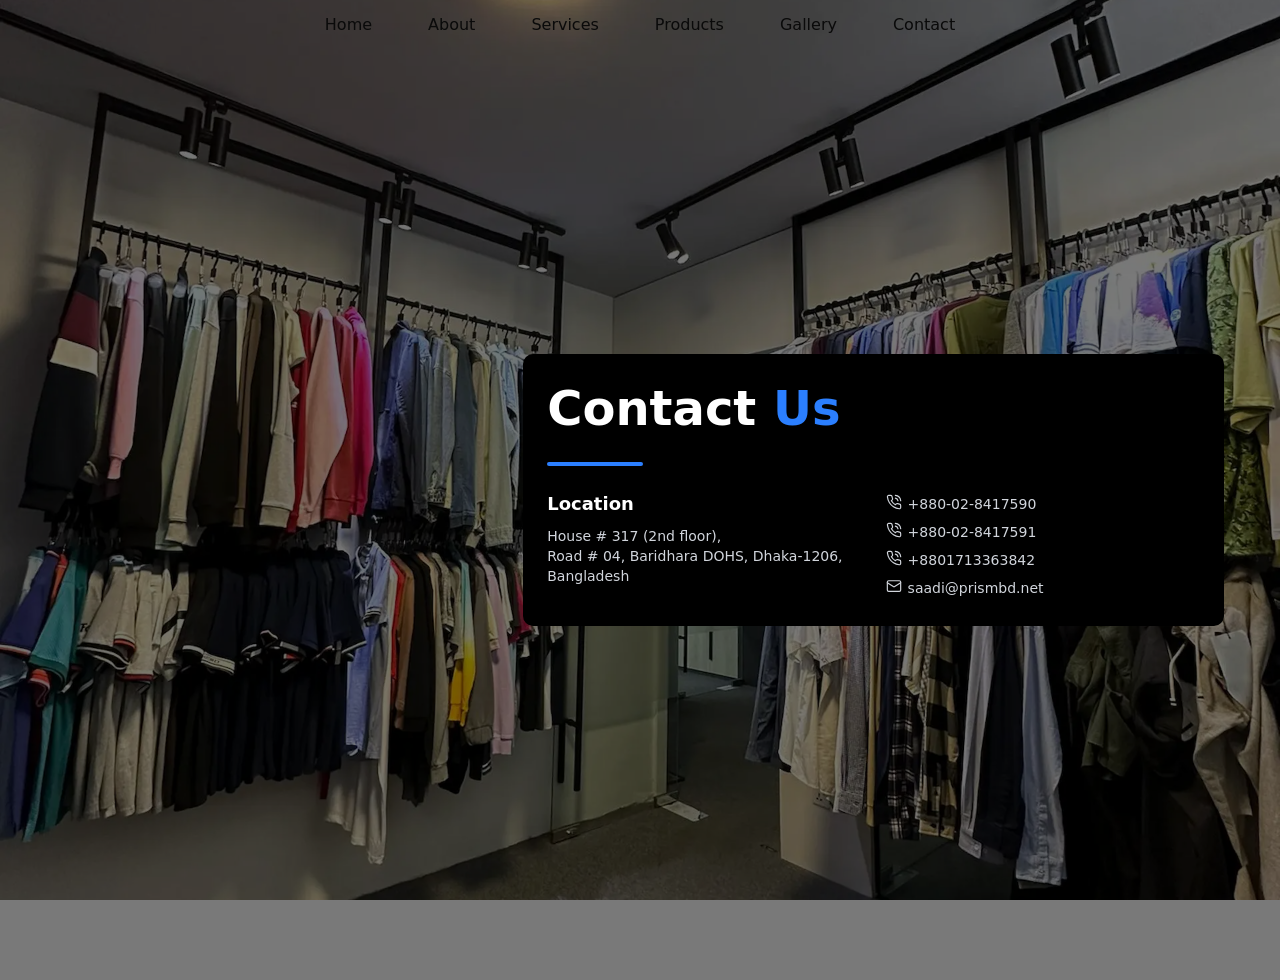
<file: contact/index.html>
<!DOCTYPE html><html lang="en" class="__className_470fb5"><head><meta charSet="utf-8"/><meta name="viewport" content="width=device-width, initial-scale=1"/><link rel="stylesheet" href="/_next/static/css/792ad9d836e6f6a1.css" data-precedence="next"/><link rel="preload" as="script" fetchPriority="low" href="/_next/static/chunks/webpack-3ed4af725ff500aa.js"/><script src="/_next/static/chunks/4bd1b696-c7eeac9c5f87815f.js" async=""></script><script src="/_next/static/chunks/684-c39036ff985c3530.js" async=""></script><script src="/_next/static/chunks/main-app-8651f2339f7c92b7.js" async=""></script><script src="/_next/static/chunks/766-a31ca1cb48da2576.js" async=""></script><script src="/_next/static/chunks/277-0e2bea38edafe8ba.js" async=""></script><script src="/_next/static/chunks/874-8dc61245928e7d05.js" async=""></script><script src="/_next/static/chunks/940-22b0237c8de0d396.js" async=""></script><script src="/_next/static/chunks/757-d0f9c2f661d5d940.js" async=""></script><script src="/_next/static/chunks/app/layout-0f07c0935ece7ce1.js" async=""></script><script src="/_next/static/chunks/400-f3477857c49350fe.js" async=""></script><script src="/_next/static/chunks/app/contact/page-607801c526745d07.js" async=""></script><title>Prism Venture</title><meta name="description" content="Prism Venture offers premium services in Apparel, Jute Products and IT Solutions."/><link rel="icon" href="/prism-bd.webp"/><script>document.querySelectorAll('body link[rel="icon"], body link[rel="apple-touch-icon"]').forEach(el => document.head.appendChild(el))</script><script src="/_next/static/chunks/polyfills-42372ed130431b0a.js" noModule=""></script></head><body class="flex flex-col min-h-[100vh]"><header class="   fixed flex h-[var(--navbar-height)] self-center shrink-0 items-center px-4 md:px-6 z-40   transition-all duration-300 ease-out   w-[50%] rounded-4xl top-2 bg-[#fff7a6] shadow-md   "><div class="lg:hidden flex"><img alt="Prism Venture logo" loading="lazy" width="35" height="35" decoding="async" data-nimg="1" style="color:transparent" src="/prism-bd.webp"/><span class="sr-only">Prism Venture</span></div><nav class="flex-1 items-center justify-center ml-auto hidden lg:flex gap-6"><button class="group inline-flex h-9 items-center justify-center rounded-md px-4 py-2 text-md font-medium transition-colors hover:text-[#006ef7] focus:text-[#006ef7]">Home</button><button class="group inline-flex h-9 items-center justify-center rounded-md px-4 py-2 text-md font-medium transition-colors hover:text-[#006ef7] focus:text-[#006ef7]">Apparel</button><button class="group inline-flex h-9 items-center justify-center rounded-md px-4 py-2 text-md font-medium transition-colors hover:text-[#006ef7] focus:text-[#006ef7]">Jute</button><button class="group inline-flex h-9 items-center justify-center rounded-md px-4 py-2 text-md font-medium transition-colors hover:text-[#006ef7] focus:text-[#006ef7]">Tech</button></nav><button data-slot="sheet-trigger" class="inline-flex items-center justify-center gap-2 whitespace-nowrap text-sm font-medium transition-all disabled:pointer-events-none disabled:opacity-50 [&amp;_svg]:pointer-events-none [&amp;_svg:not([class*=&#x27;size-&#x27;])]:size-4 shrink-0 [&amp;_svg]:shrink-0 outline-none focus-visible:border-ring focus-visible:ring-ring/50 focus-visible:ring-[3px] aria-invalid:ring-destructive/20 dark:aria-invalid:ring-destructive/40 aria-invalid:border-destructive text-primary underline-offset-4 hover:underline size-9 lg:hidden ml-auto p-2 rounded-md hover:bg-blue-100" type="button" aria-haspopup="dialog" aria-expanded="false" aria-controls="radix-«Rrb»" data-state="closed"><svg xmlns="http://www.w3.org/2000/svg" width="24" height="24" viewBox="0 0 24 24" fill="none" stroke="currentColor" stroke-width="2" stroke-linecap="round" stroke-linejoin="round" class="lucide lucide-menu h-8 w-8 text-[#002df7] hover:text-blue-800"><line x1="4" x2="20" y1="12" y2="12"></line><line x1="4" x2="20" y1="6" y2="6"></line><line x1="4" x2="20" y1="18" y2="18"></line></svg><span class="sr-only">Toggle navigation menu</span></button></header><footer id="contact" class="w-full bg-[#fffdea] py-24 md:py-32 overflow-hidden" style="background-image:url(&#x27;/assets/img/bg/contact.webp&#x27;);background-size:cover;background-position:center;background-attachment:fixed;position:relative;padding:2.5rem"><div class="absolute inset-0 bg-[#0000009e] opacity-85"></div><div class="flex min-h-screen items-center justify-center text-white z-10 relative"><div class="container px-4"><div class="flex flex-col lg:flex-row"><div class="xl:w-1/2"></div><div class="xl:w-3/4"><div class="bg-black bg-opacity-70 p-4 md:p-6 rounded-lg"><h2 class="text-4xl md:text-4xl lg:text-5xl font-bold mb-6 text-white leading-tight"><span style="opacity:0;transform:translateX(-30px)">Contact</span> <span class="text-blue-500" style="opacity:0;transform:translateX(30px)">Us</span></h2><div class="h-1 mt-3 md:mt-4 rounded-full mx-auto xl:mx-0 bg-blue-500" style="width:0px"></div><div class="mt-6" style="opacity:0;transform:translateY(20px)"><div class="grid grid-cols-1 md:grid-cols-2 gap-6 text-sm text-gray-300"><div><h6 class="text-lg font-semibold text-white mb-2">Location</h6><ul class="mb-4"><li>House # 317 (2nd floor),<br/>Road # 04, Baridhara DOHS, Dhaka-1206, Bangladesh</li></ul></div><div><div class="flex flex-col justify-start"><a class="flex gap-1.5 hover:text-yellow-200 transition-colors w-full sm:w-auto py-1 text-xs md:text-sm" href="tel:+880-02-8417590"><svg xmlns="http://www.w3.org/2000/svg" width="16" height="16" viewBox="0 0 24 24" fill="none" stroke="currentColor" stroke-width="1.75" stroke-linecap="round" stroke-linejoin="round" class="lucide lucide-phone-call shrink-0"><path d="M22 16.92v3a2 2 0 0 1-2.18 2 19.79 19.79 0 0 1-8.63-3.07 19.5 19.5 0 0 1-6-6 19.79 19.79 0 0 1-3.07-8.67A2 2 0 0 1 4.11 2h3a2 2 0 0 1 2 1.72 12.84 12.84 0 0 0 .7 2.81 2 2 0 0 1-.45 2.11L8.09 9.91a16 16 0 0 0 6 6l1.27-1.27a2 2 0 0 1 2.11-.45 12.84 12.84 0 0 0 2.81.7A2 2 0 0 1 22 16.92z"></path><path d="M14.05 2a9 9 0 0 1 8 7.94"></path><path d="M14.05 6A5 5 0 0 1 18 10"></path></svg><span class="truncate">+880-02-8417590</span></a><a class="flex gap-1.5 hover:text-yellow-200 transition-colors w-full sm:w-auto py-1 text-xs md:text-sm" href="tel:+880-02-8417591"><svg xmlns="http://www.w3.org/2000/svg" width="16" height="16" viewBox="0 0 24 24" fill="none" stroke="currentColor" stroke-width="1.75" stroke-linecap="round" stroke-linejoin="round" class="lucide lucide-phone-call shrink-0"><path d="M22 16.92v3a2 2 0 0 1-2.18 2 19.79 19.79 0 0 1-8.63-3.07 19.5 19.5 0 0 1-6-6 19.79 19.79 0 0 1-3.07-8.67A2 2 0 0 1 4.11 2h3a2 2 0 0 1 2 1.72 12.84 12.84 0 0 0 .7 2.81 2 2 0 0 1-.45 2.11L8.09 9.91a16 16 0 0 0 6 6l1.27-1.27a2 2 0 0 1 2.11-.45 12.84 12.84 0 0 0 2.81.7A2 2 0 0 1 22 16.92z"></path><path d="M14.05 2a9 9 0 0 1 8 7.94"></path><path d="M14.05 6A5 5 0 0 1 18 10"></path></svg><span class="truncate">+880-02-8417591</span></a><a class="flex gap-1.5 hover:text-yellow-200 transition-colors w-full sm:w-auto py-1 text-xs md:text-sm" href="tel:+8801713363842"><svg xmlns="http://www.w3.org/2000/svg" width="16" height="16" viewBox="0 0 24 24" fill="none" stroke="currentColor" stroke-width="1.75" stroke-linecap="round" stroke-linejoin="round" class="lucide lucide-phone-call shrink-0"><path d="M22 16.92v3a2 2 0 0 1-2.18 2 19.79 19.79 0 0 1-8.63-3.07 19.5 19.5 0 0 1-6-6 19.79 19.79 0 0 1-3.07-8.67A2 2 0 0 1 4.11 2h3a2 2 0 0 1 2 1.72 12.84 12.84 0 0 0 .7 2.81 2 2 0 0 1-.45 2.11L8.09 9.91a16 16 0 0 0 6 6l1.27-1.27a2 2 0 0 1 2.11-.45 12.84 12.84 0 0 0 2.81.7A2 2 0 0 1 22 16.92z"></path><path d="M14.05 2a9 9 0 0 1 8 7.94"></path><path d="M14.05 6A5 5 0 0 1 18 10"></path></svg><span class="truncate">+8801713363842</span></a><a class="flex gap-1.5 hover:text-yellow-200 transition-colors w-full sm:w-auto py-1 text-xs md:text-sm" href="mailto:saadi@prismbd.net"><svg xmlns="http://www.w3.org/2000/svg" width="16" height="16" viewBox="0 0 24 24" fill="none" stroke="currentColor" stroke-width="1.75" stroke-linecap="round" stroke-linejoin="round" class="lucide lucide-mail shrink-0"><rect width="20" height="16" x="2" y="4" rx="2"></rect><path d="m22 7-8.97 5.7a1.94 1.94 0 0 1-2.06 0L2 7"></path></svg><span class="truncate">saadi@prismbd.net</span></a></div></div></div></div></div></div></div></div></div></footer><!--$--><!--/$--><!--$--><!--/$--><script src="/_next/static/chunks/webpack-3ed4af725ff500aa.js" async=""></script><script>(self.__next_f=self.__next_f||[]).push([0])</script><script>self.__next_f.push([1,"1:\"$Sreact.fragment\"\n2:I[942,[\"766\",\"static/chunks/766-a31ca1cb48da2576.js\",\"277\",\"static/chunks/277-0e2bea38edafe8ba.js\",\"874\",\"static/chunks/874-8dc61245928e7d05.js\",\"940\",\"static/chunks/940-22b0237c8de0d396.js\",\"757\",\"static/chunks/757-d0f9c2f661d5d940.js\",\"177\",\"static/chunks/app/layout-0f07c0935ece7ce1.js\"],\"default\"]\n3:I[7555,[],\"\"]\n4:I[1295,[],\"\"]\n5:I[894,[],\"ClientPageRoot\"]\n6:I[8983,[\"874\",\"static/chunks/874-8dc61245928e7d05.js\",\"400\",\"static/chunks/400-f3477857c49350fe.js\",\"977\",\"static/chunks/app/contact/page-607801c526745d07.js\"],\"default\"]\n9:I[9665,[],\"MetadataBoundary\"]\nb:I[9665,[],\"OutletBoundary\"]\ne:I[4911,[],\"AsyncMetadataOutlet\"]\n10:I[9665,[],\"ViewportBoundary\"]\n12:I[6614,[],\"\"]\n:HL[\"/_next/static/css/792ad9d836e6f6a1.css\",\"style\"]\n"])</script><script>self.__next_f.push([1,"0:{\"P\":null,\"b\":\"7BWODXD8B85vJAjmZfPCF\",\"p\":\"\",\"c\":[\"\",\"contact\"],\"i\":false,\"f\":[[[\"\",{\"children\":[\"contact\",{\"children\":[\"__PAGE__\",{}]}]},\"$undefined\",\"$undefined\",true],[\"\",[\"$\",\"$1\",\"c\",{\"children\":[[[\"$\",\"link\",\"0\",{\"rel\":\"stylesheet\",\"href\":\"/_next/static/css/792ad9d836e6f6a1.css\",\"precedence\":\"next\",\"crossOrigin\":\"$undefined\",\"nonce\":\"$undefined\"}]],[\"$\",\"html\",null,{\"lang\":\"en\",\"className\":\"__className_470fb5\",\"children\":[\"$\",\"body\",null,{\"className\":\"flex flex-col min-h-[100vh]\",\"children\":[[\"$\",\"$L2\",null,{}],[\"$\",\"$L3\",null,{\"parallelRouterKey\":\"children\",\"error\":\"$undefined\",\"errorStyles\":\"$undefined\",\"errorScripts\":\"$undefined\",\"template\":[\"$\",\"$L4\",null,{}],\"templateStyles\":\"$undefined\",\"templateScripts\":\"$undefined\",\"notFound\":[[[\"$\",\"title\",null,{\"children\":\"404: This page could not be found.\"}],[\"$\",\"div\",null,{\"style\":{\"fontFamily\":\"system-ui,\\\"Segoe UI\\\",Roboto,Helvetica,Arial,sans-serif,\\\"Apple Color Emoji\\\",\\\"Segoe UI Emoji\\\"\",\"height\":\"100vh\",\"textAlign\":\"center\",\"display\":\"flex\",\"flexDirection\":\"column\",\"alignItems\":\"center\",\"justifyContent\":\"center\"},\"children\":[\"$\",\"div\",null,{\"children\":[[\"$\",\"style\",null,{\"dangerouslySetInnerHTML\":{\"__html\":\"body{color:#000;background:#fff;margin:0}.next-error-h1{border-right:1px solid rgba(0,0,0,.3)}@media (prefers-color-scheme:dark){body{color:#fff;background:#000}.next-error-h1{border-right:1px solid rgba(255,255,255,.3)}}\"}}],[\"$\",\"h1\",null,{\"className\":\"next-error-h1\",\"style\":{\"display\":\"inline-block\",\"margin\":\"0 20px 0 0\",\"padding\":\"0 23px 0 0\",\"fontSize\":24,\"fontWeight\":500,\"verticalAlign\":\"top\",\"lineHeight\":\"49px\"},\"children\":404}],[\"$\",\"div\",null,{\"style\":{\"display\":\"inline-block\"},\"children\":[\"$\",\"h2\",null,{\"style\":{\"fontSize\":14,\"fontWeight\":400,\"lineHeight\":\"49px\",\"margin\":0},\"children\":\"This page could not be found.\"}]}]]}]}]],[]],\"forbidden\":\"$undefined\",\"unauthorized\":\"$undefined\"}]]}]}]]}],{\"children\":[\"contact\",[\"$\",\"$1\",\"c\",{\"children\":[null,[\"$\",\"$L3\",null,{\"parallelRouterKey\":\"children\",\"error\":\"$undefined\",\"errorStyles\":\"$undefined\",\"errorScripts\":\"$undefined\",\"template\":[\"$\",\"$L4\",null,{}],\"templateStyles\":\"$undefined\",\"templateScripts\":\"$undefined\",\"notFound\":\"$undefined\",\"forbidden\":\"$undefined\",\"unauthorized\":\"$undefined\"}]]}],{\"children\":[\"__PAGE__\",[\"$\",\"$1\",\"c\",{\"children\":[[\"$\",\"$L5\",null,{\"Component\":\"$6\",\"searchParams\":{},\"params\":{},\"promises\":[\"$@7\",\"$@8\"]}],[\"$\",\"$L9\",null,{\"children\":\"$La\"}],null,[\"$\",\"$Lb\",null,{\"children\":[\"$Lc\",\"$Ld\",[\"$\",\"$Le\",null,{\"promise\":\"$@f\"}]]}]]}],{},null,false]},null,false]},null,false],[\"$\",\"$1\",\"h\",{\"children\":[null,[\"$\",\"$1\",\"C9Gwa53xBo-YLxVI0JmmK\",{\"children\":[[\"$\",\"$L10\",null,{\"children\":\"$L11\"}],null]}],null]}],false]],\"m\":\"$undefined\",\"G\":[\"$12\",\"$undefined\"],\"s\":false,\"S\":true}\n"])</script><script>self.__next_f.push([1,"13:\"$Sreact.suspense\"\n14:I[4911,[],\"AsyncMetadata\"]\n7:{}\n8:{}\na:[\"$\",\"$13\",null,{\"fallback\":null,\"children\":[\"$\",\"$L14\",null,{\"promise\":\"$@15\"}]}]\n"])</script><script>self.__next_f.push([1,"d:null\n"])</script><script>self.__next_f.push([1,"11:[[\"$\",\"meta\",\"0\",{\"charSet\":\"utf-8\"}],[\"$\",\"meta\",\"1\",{\"name\":\"viewport\",\"content\":\"width=device-width, initial-scale=1\"}]]\nc:null\n"])</script><script>self.__next_f.push([1,"15:{\"metadata\":[[\"$\",\"title\",\"0\",{\"children\":\"Prism Venture\"}],[\"$\",\"meta\",\"1\",{\"name\":\"description\",\"content\":\"Prism Venture offers premium services in Apparel, Jute Products and IT Solutions.\"}],[\"$\",\"link\",\"2\",{\"rel\":\"icon\",\"href\":\"/prism-bd.webp\"}]],\"error\":null,\"digest\":\"$undefined\"}\nf:{\"metadata\":\"$15:metadata\",\"error\":null,\"digest\":\"$undefined\"}\n"])</script></body></html>
</file>
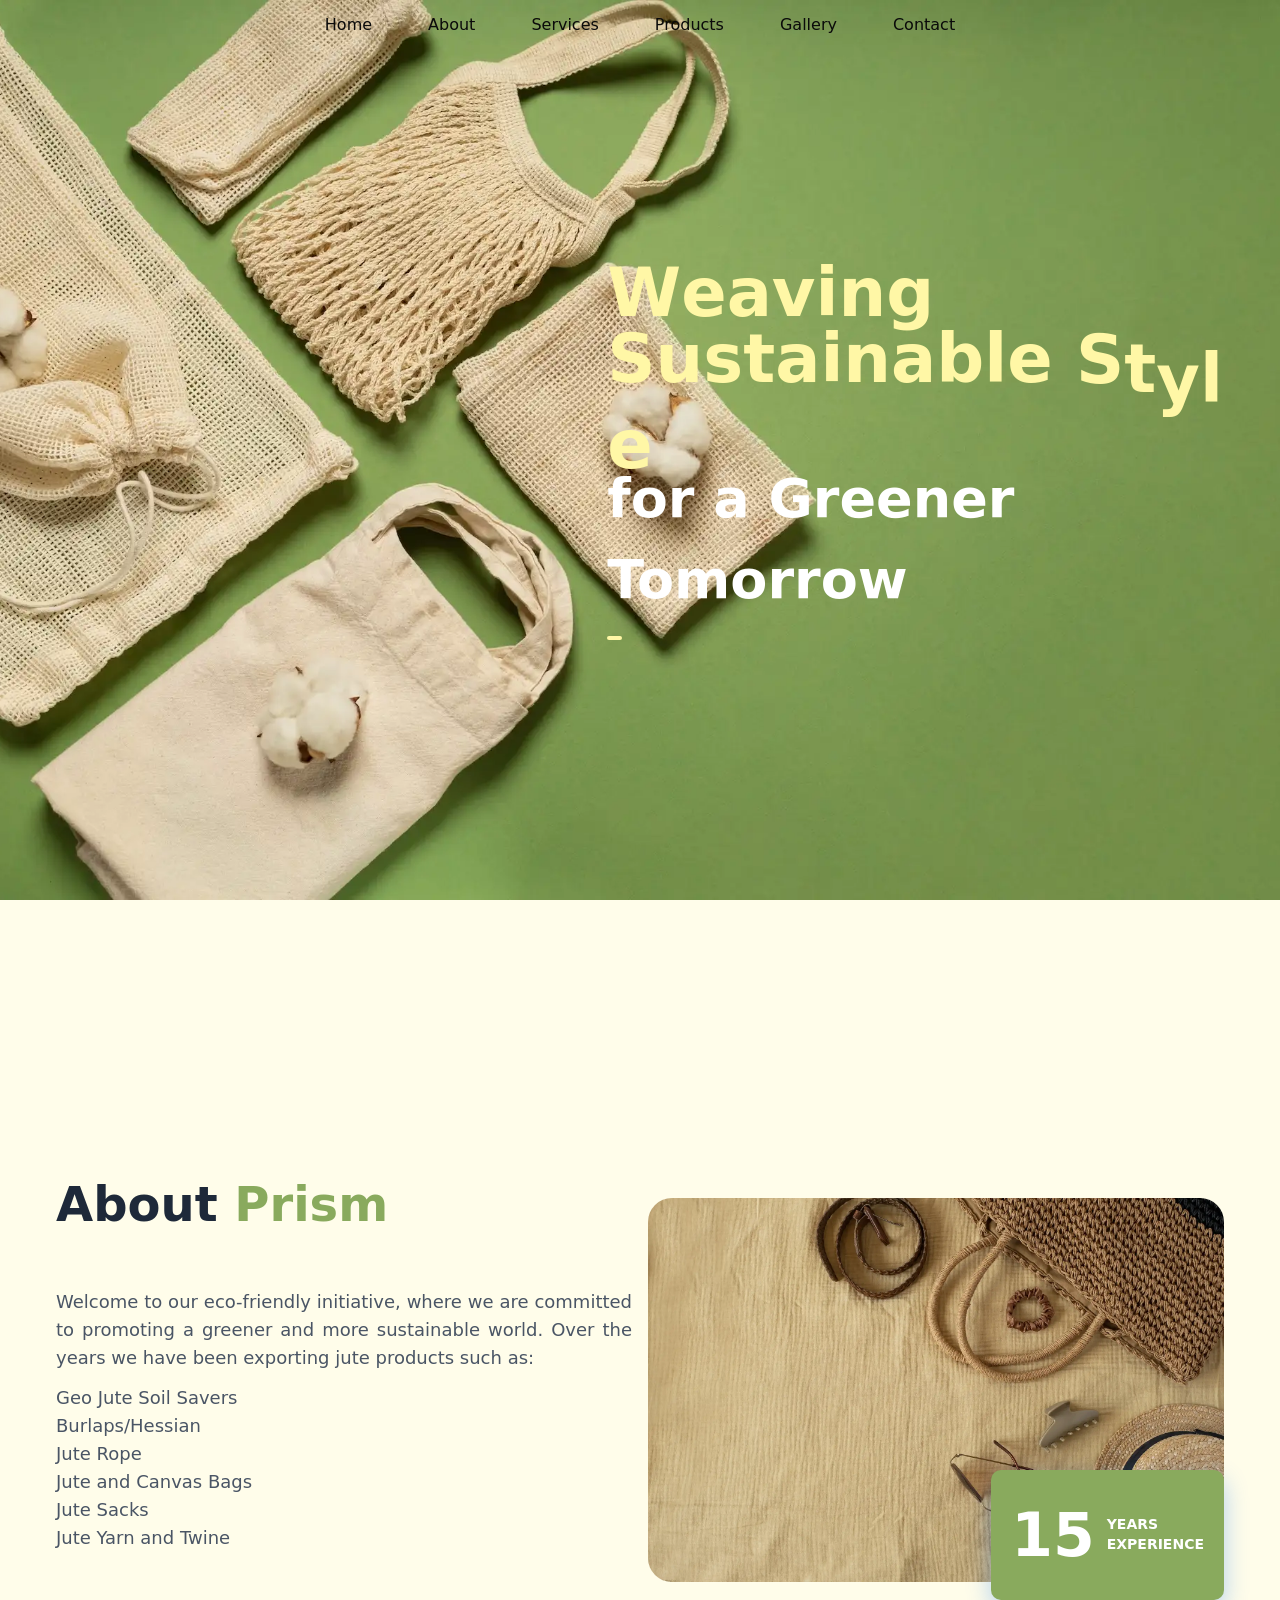
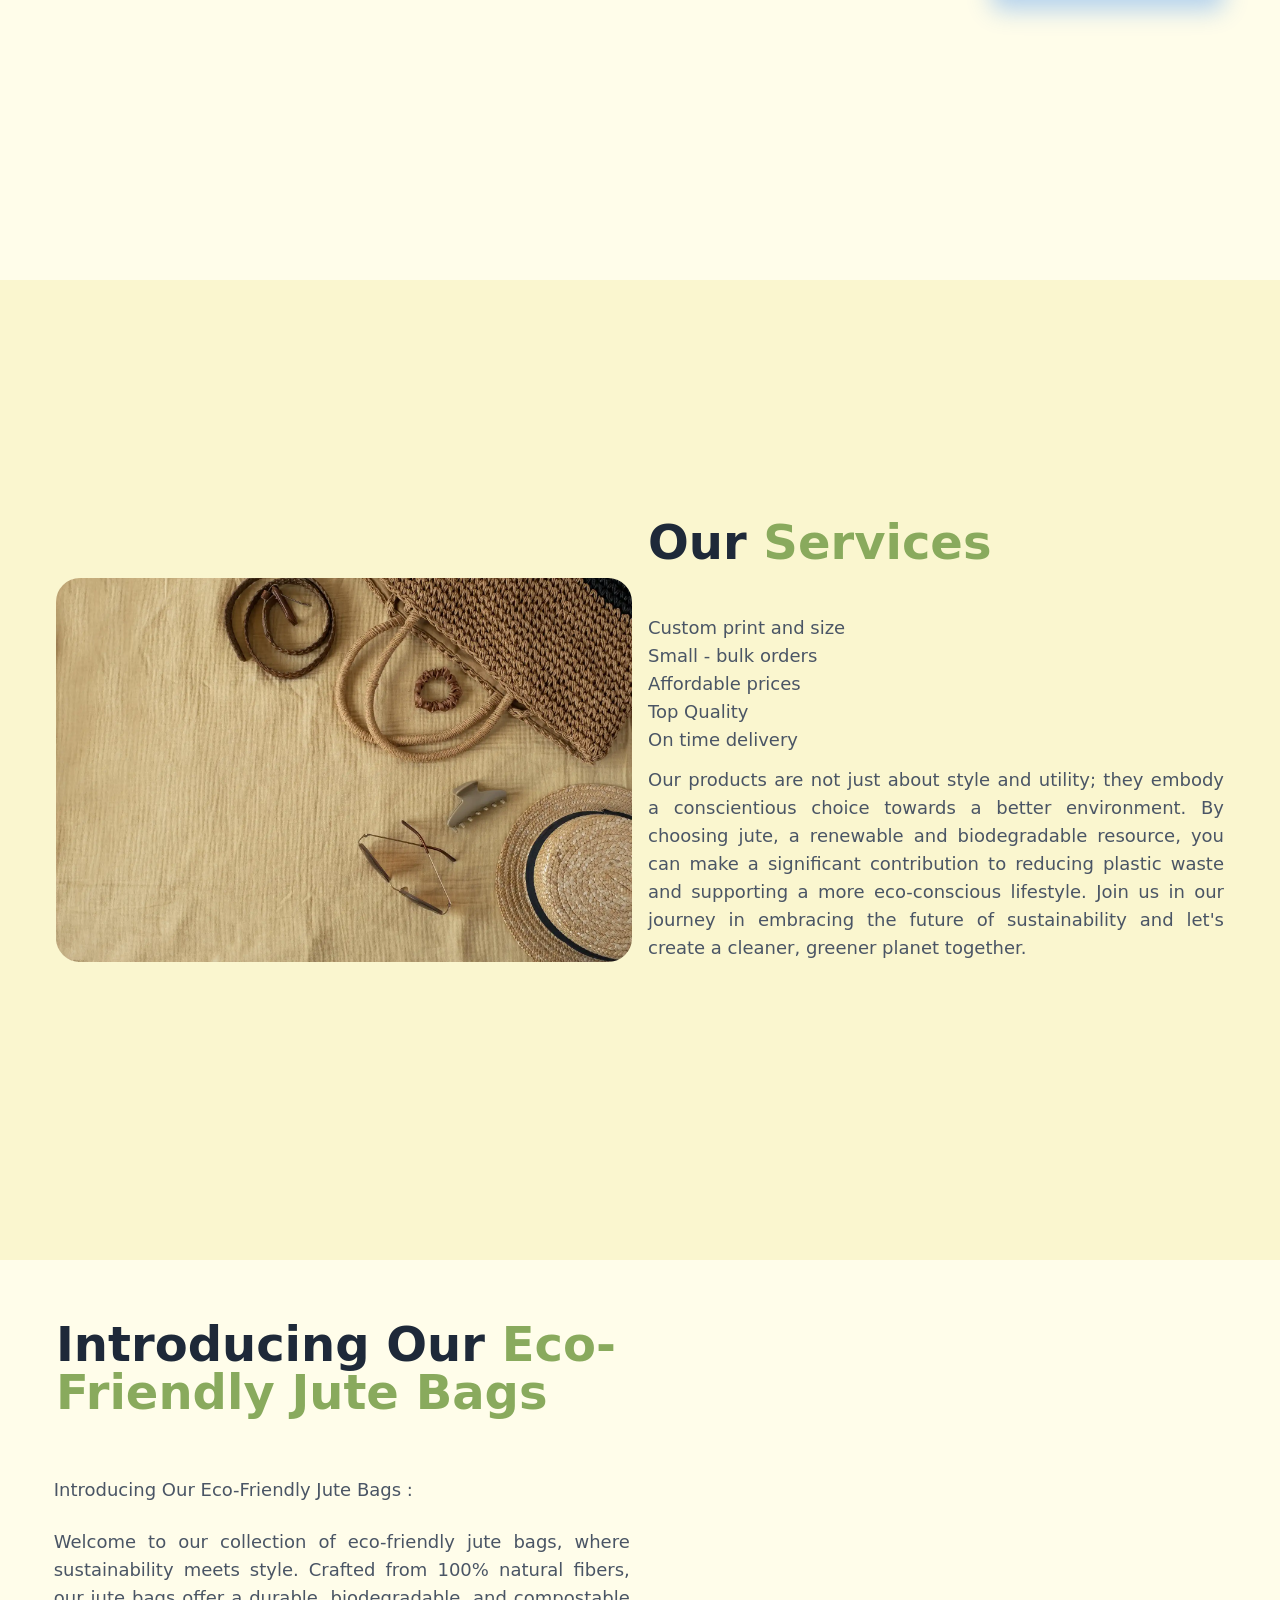
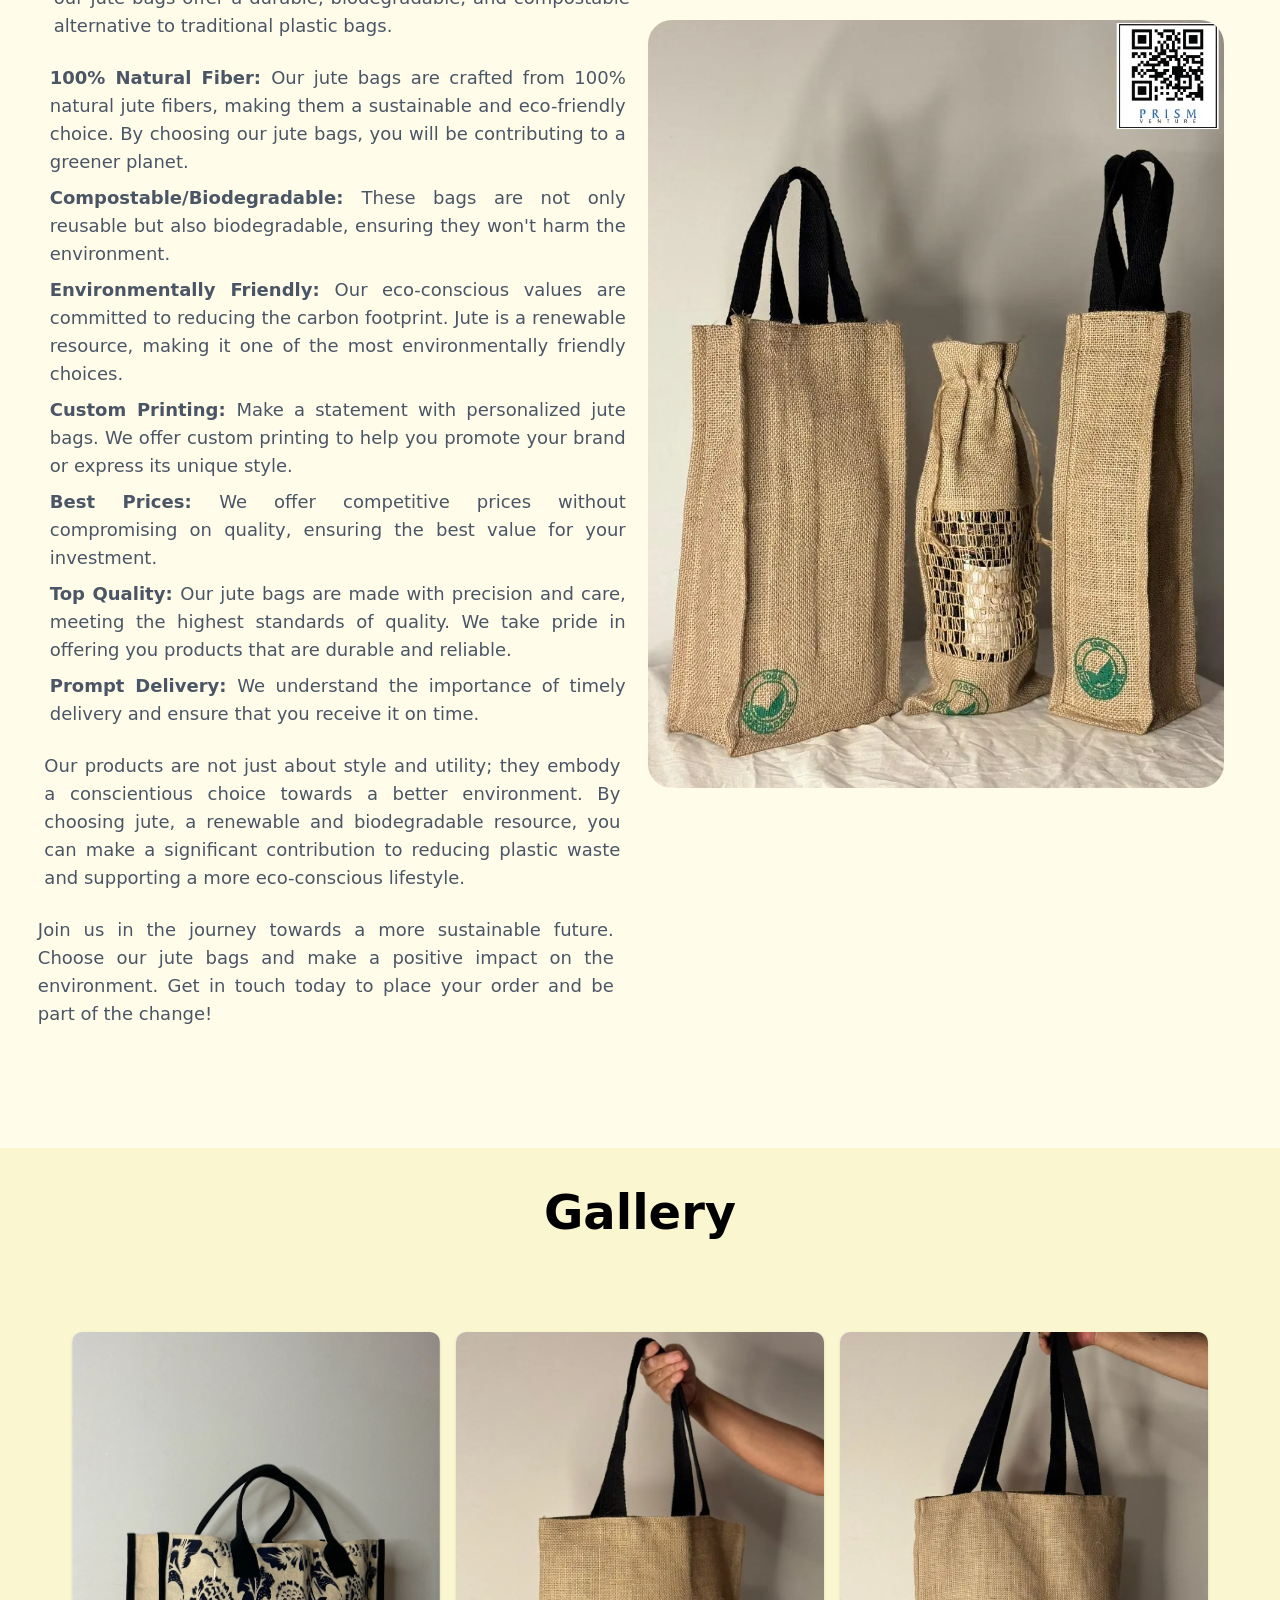
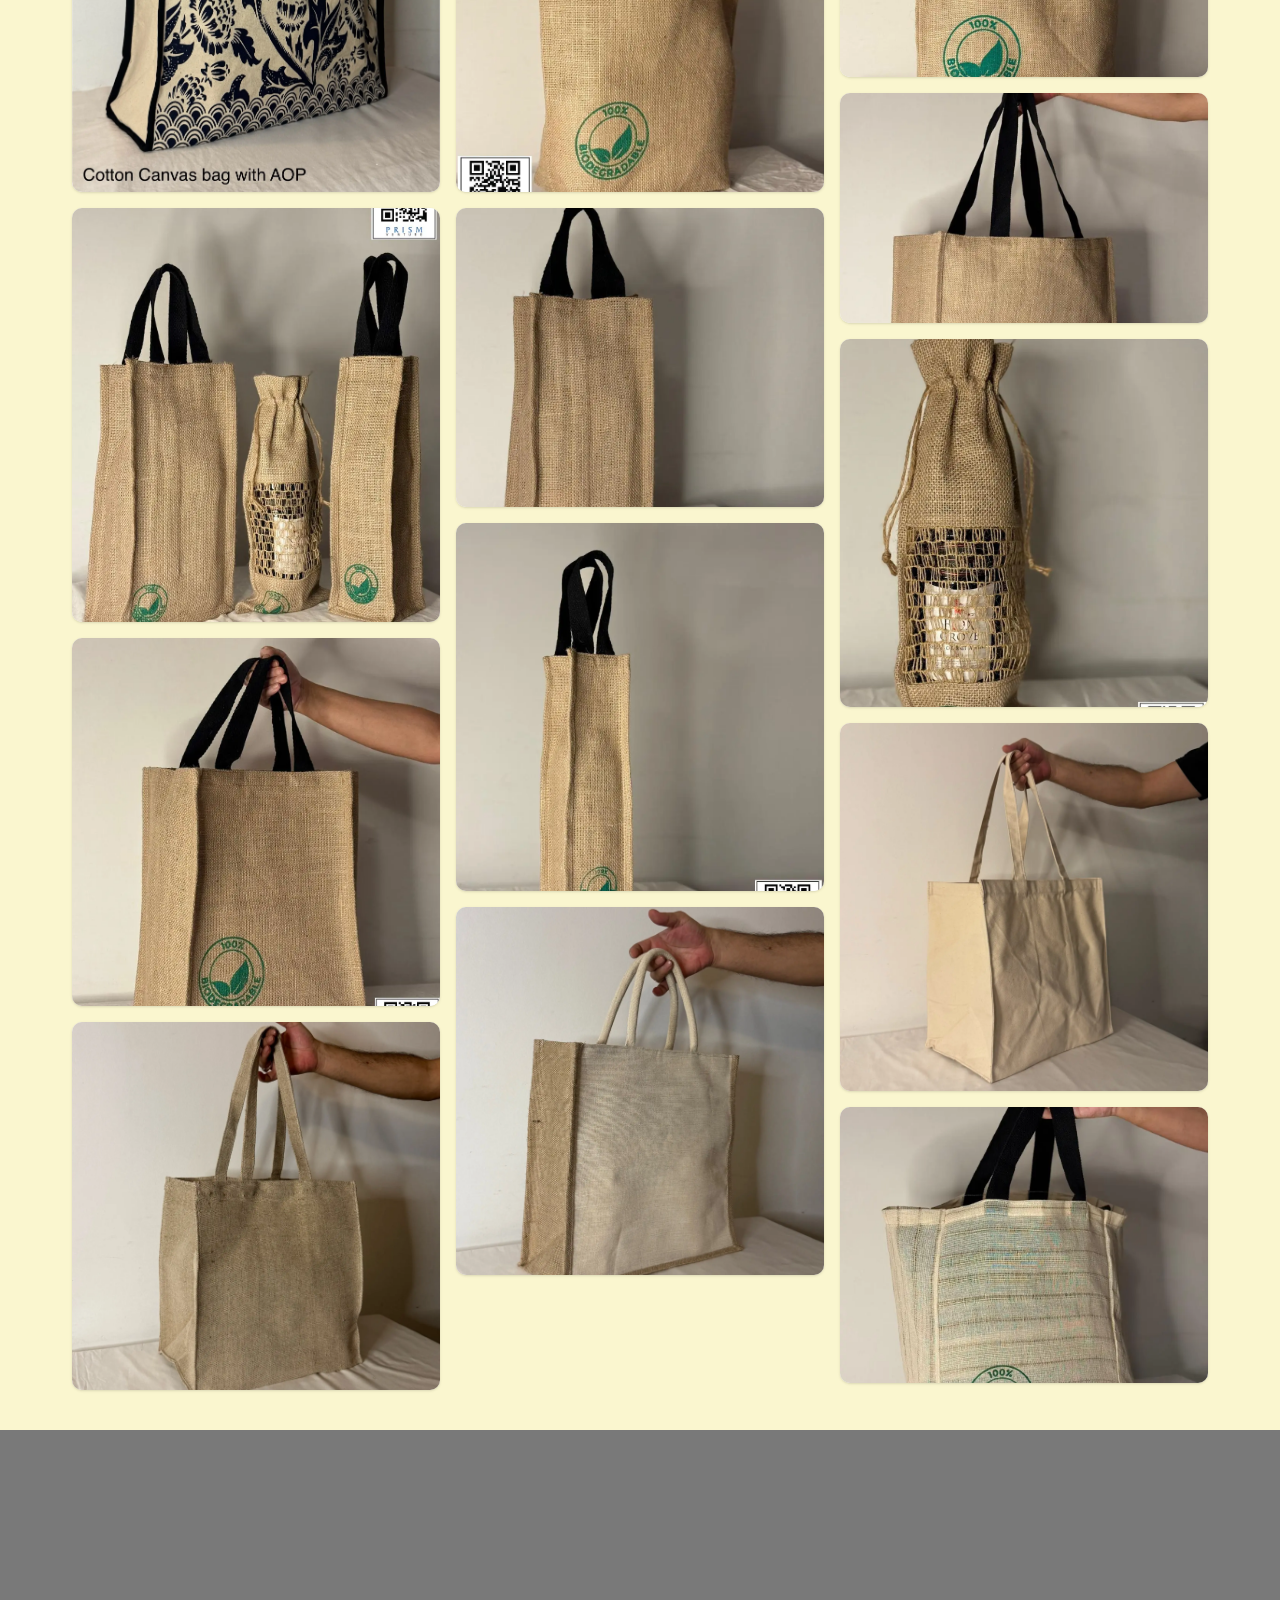
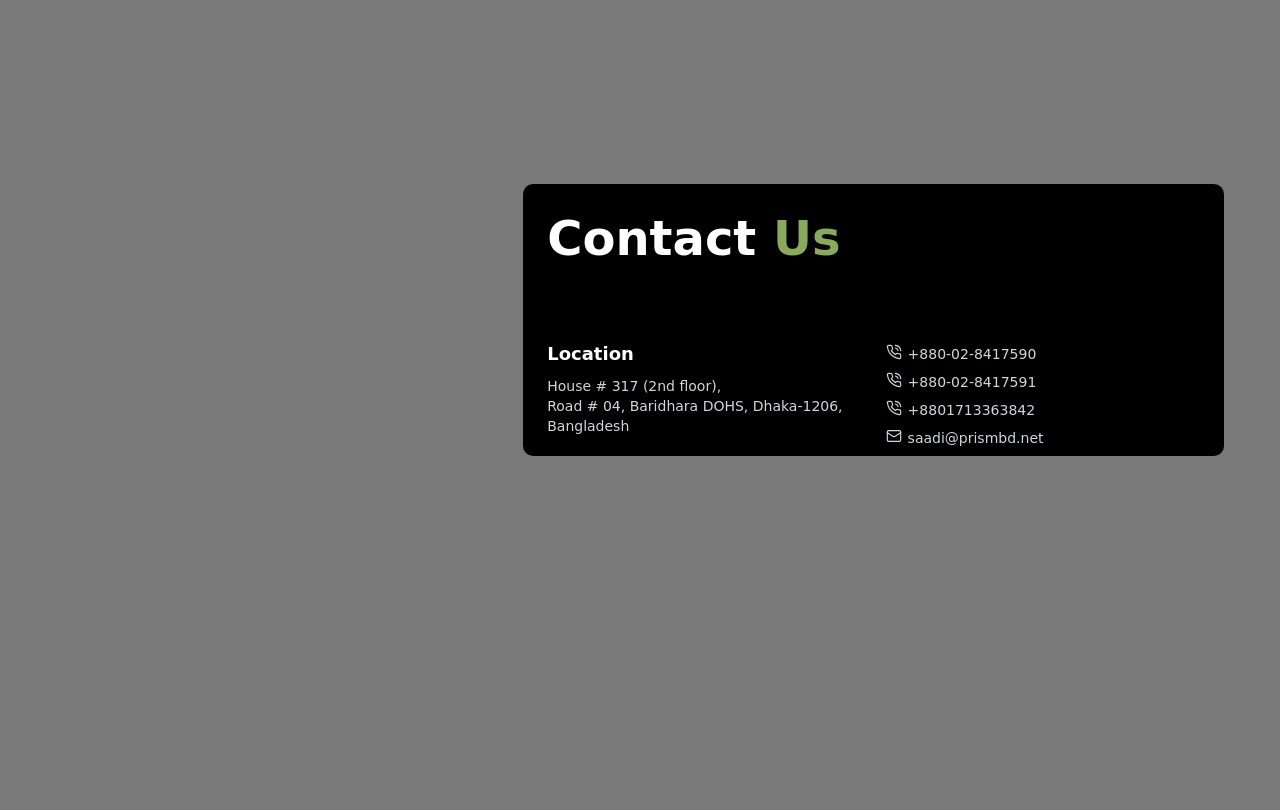
<file: jute/index.html>
<!DOCTYPE html><html lang="en" class="__className_470fb5"><head><meta charSet="utf-8"/><meta name="viewport" content="width=device-width, initial-scale=1"/><link rel="stylesheet" href="/_next/static/css/792ad9d836e6f6a1.css" data-precedence="next"/><link rel="preload" as="script" fetchPriority="low" href="/_next/static/chunks/webpack-3ed4af725ff500aa.js"/><script src="/_next/static/chunks/4bd1b696-c7eeac9c5f87815f.js" async=""></script><script src="/_next/static/chunks/684-c39036ff985c3530.js" async=""></script><script src="/_next/static/chunks/main-app-8651f2339f7c92b7.js" async=""></script><script src="/_next/static/chunks/766-a31ca1cb48da2576.js" async=""></script><script src="/_next/static/chunks/277-0e2bea38edafe8ba.js" async=""></script><script src="/_next/static/chunks/874-8dc61245928e7d05.js" async=""></script><script src="/_next/static/chunks/940-22b0237c8de0d396.js" async=""></script><script src="/_next/static/chunks/757-d0f9c2f661d5d940.js" async=""></script><script src="/_next/static/chunks/app/layout-0f07c0935ece7ce1.js" async=""></script><script src="/_next/static/chunks/400-f3477857c49350fe.js" async=""></script><script src="/_next/static/chunks/986-528efd425d7cd0ae.js" async=""></script><script src="/_next/static/chunks/575-277f2513007f76f1.js" async=""></script><script src="/_next/static/chunks/app/jute/page-e3a12da5cc75a22c.js" async=""></script><title>Prism Venture</title><meta name="description" content="Prism Venture offers premium services in Apparel, Jute Products and IT Solutions."/><link rel="icon" href="/prism-bd.webp"/><script>document.querySelectorAll('body link[rel="icon"], body link[rel="apple-touch-icon"]').forEach(el => document.head.appendChild(el))</script><script src="/_next/static/chunks/polyfills-42372ed130431b0a.js" noModule=""></script></head><body class="flex flex-col min-h-[100vh]"><header class="
                    fixed flex h-[var(--navbar-height)] self-center shrink-0 items-center px-4 md:px-6 z-40
                    transition-[width,background-color,top,box-shadow,border-radius] duration-400 ease-out
                    w-full top-0 bg-transparent shadow-none
                "><div class="lg:hidden flex"><img alt="Prism Venture logo" loading="lazy" width="35" height="35" decoding="async" data-nimg="1" style="color:transparent" src="/prism-bd.webp"/><span class="sr-only">Prism Venture</span></div><nav class="flex-1 items-center justify-center ml-auto hidden lg:flex gap-6"><button class="group inline-flex h-9 w-max items-center justify-center rounded-md px-4 py-2 text-md font-medium transition-colors hover:text-[#006ef7] focus:text-[#006ef7] focus:outline-none">Home</button><button class="group inline-flex h-9 w-max items-center justify-center rounded-md px-4 py-2 text-md font-medium transition-colors hover:text-[#006ef7] focus:text-[#006ef7] focus:outline-none">About</button><button class="group inline-flex h-9 w-max items-center justify-center rounded-md px-4 py-2 text-md font-medium transition-colors hover:text-[#006ef7] focus:text-[#006ef7] focus:outline-none">Services</button><button class="group inline-flex h-9 w-max items-center justify-center rounded-md px-4 py-2 text-md font-medium transition-colors hover:text-[#006ef7] focus:text-[#006ef7] focus:outline-none">Products</button><button class="group inline-flex h-9 w-max items-center justify-center rounded-md px-4 py-2 text-md font-medium transition-colors hover:text-[#006ef7] focus:text-[#006ef7] focus:outline-none">Gallery</button><button class="group inline-flex h-9 w-max items-center justify-center rounded-md px-4 py-2 text-md font-medium transition-colors hover:text-[#006ef7] focus:text-[#006ef7] focus:outline-none">Contact</button></nav><button data-slot="sheet-trigger" class="inline-flex items-center justify-center gap-2 whitespace-nowrap text-sm font-medium transition-all disabled:pointer-events-none disabled:opacity-50 [&amp;_svg]:pointer-events-none [&amp;_svg:not([class*=&#x27;size-&#x27;])]:size-4 shrink-0 [&amp;_svg]:shrink-0 outline-none focus-visible:border-ring focus-visible:ring-ring/50 focus-visible:ring-[3px] aria-invalid:ring-destructive/20 dark:aria-invalid:ring-destructive/40 aria-invalid:border-destructive text-primary underline-offset-4 hover:underline size-9 lg:hidden ml-auto p-2 rounded-md hover:bg-blue-100" type="button" aria-haspopup="dialog" aria-expanded="false" aria-controls="radix-«R3jb»" data-state="closed"><svg xmlns="http://www.w3.org/2000/svg" width="24" height="24" viewBox="0 0 24 24" fill="none" stroke="currentColor" stroke-width="2" stroke-linecap="round" stroke-linejoin="round" class="lucide lucide-menu h-8 w-8 text-[#002df7] hover:text-blue-800"><line x1="4" x2="20" y1="12" y2="12"></line><line x1="4" x2="20" y1="6" y2="6"></line><line x1="4" x2="20" y1="18" y2="18"></line></svg><span class="sr-only">Toggle navigation menu</span></button></header><div class="min-h-screen"><div id="home" class="h-screen w-full relative" style="background-image:url(/assets/img/bg/bg-eco.webp);background-size:cover;background-position:center;background-attachment:fixed"><div class="flex min-h-screen flex-col items-center xl:items-end justify-center text-white"><div class="container px-4"><div class="flex flex-col lg:flex-row"><div class="xl:w-1/2"></div><div class="xl:w-3/5"><div class="bg-[#000000ad] md:bg-[#000000ad] lg:bg-[#000000ad] xl:bg-transparent sm:bg-opacity-70 p-4 md:p-6 rounded-lg"><h1 class="text-center xl:text-left text-[40px] sm:text-[54px] md:text-[60px] lg:text-[67px] leading-[40px] sm:leading-[52px] md:leading-[58px] lg:leading-[66px] font-bold"><span style="opacity:0"><div class="inline-block text-[#fff7a6]" style="opacity:0;transform:translateY(20px)">W</div><div class="inline-block text-[#fff7a6]" style="opacity:0;transform:translateY(20px)">e</div><div class="inline-block text-[#fff7a6]" style="opacity:0;transform:translateY(20px)">a</div><div class="inline-block text-[#fff7a6]" style="opacity:0;transform:translateY(20px)">v</div><div class="inline-block text-[#fff7a6]" style="opacity:0;transform:translateY(20px)">i</div><div class="inline-block text-[#fff7a6]" style="opacity:0;transform:translateY(20px)">n</div><div class="inline-block text-[#fff7a6]" style="opacity:0;transform:translateY(20px)">g</div><br/><div class="inline-block text-[#fff7a6]" style="opacity:0;transform:translateY(20px)">S</div><div class="inline-block text-[#fff7a6]" style="opacity:0;transform:translateY(20px)">u</div><div class="inline-block text-[#fff7a6]" style="opacity:0;transform:translateY(20px)">s</div><div class="inline-block text-[#fff7a6]" style="opacity:0;transform:translateY(20px)">t</div><div class="inline-block text-[#fff7a6]" style="opacity:0;transform:translateY(20px)">a</div><div class="inline-block text-[#fff7a6]" style="opacity:0;transform:translateY(20px)">i</div><div class="inline-block text-[#fff7a6]" style="opacity:0;transform:translateY(20px)">n</div><div class="inline-block text-[#fff7a6]" style="opacity:0;transform:translateY(20px)">a</div><div class="inline-block text-[#fff7a6]" style="opacity:0;transform:translateY(20px)">b</div><div class="inline-block text-[#fff7a6]" style="opacity:0;transform:translateY(20px)">l</div><div class="inline-block text-[#fff7a6]" style="opacity:0;transform:translateY(20px)">e</div><div class="inline-block text-[#fff7a6]" style="opacity:0;transform:translateY(20px)"> </div><div class="inline-block text-[#fff7a6]" style="opacity:0;transform:translateY(20px)">S</div><div class="inline-block text-[#fff7a6]" style="opacity:0;transform:translateY(20px)">t</div><div class="inline-block text-[#fff7a6]" style="opacity:0;transform:translateY(20px)">y</div><div class="inline-block text-[#fff7a6]" style="opacity:0;transform:translateY(20px)">l</div><div class="inline-block text-[#fff7a6]" style="opacity:0;transform:translateY(20px)">e</div></span></h1><h1 class="text-center xl:text-left  text-[31px] sm:text-[41px] md:text-[47px] lg:text-[54px] font-bold"><span style="opacity:0"><span style="opacity:0;transform:translateY(20px)">for a Greener Tomorrow</span></span></h1><div class="h-1 bg-[#fff7a6] mt-3 md:mt-4 rounded-2xl mx-auto xl:mx-0" style="width:0px"></div></div></div></div></div></div></div><div id="about" class="w-full bg-[#fffdea] py-24 md:py-32 overflow-hidden" style="padding:2.5rem"><div class="flex min-h-screen items-center justify-center text-white"><div class="container px-4"><div class="grid grid-cols-1 lg:grid-cols-2 gap-4 text-justify"><div class="text-md font-medium mb-6 md:mb-12 text-gray-600"><h2 class="text-4xl md:text-3xl lg:text-5xl font-bold mb-3 md:mb-12 text-gray-800" style="opacity:0;transform:translateX(-50px)">About <span class="text-[#89AA5D]">Prism</span></h2><p class="py-3 text-lg" style="opacity:0;transform:translateX(-50px)">Welcome to our eco-friendly initiative, where we are committed to promoting a greener and more sustainable world. Over the years we have been exporting jute products such as:</p><ul class="text-lg" style="opacity:0;transform:translateX(-50px)"><li>Geo Jute Soil Savers</li><li>Burlaps/Hessian</li><li>Jute Rope</li><li>Jute and Canvas Bags</li><li>Jute Sacks</li><li>Jute Yarn and Twine</li></ul></div><div class="relative flex items-center justify-center" style="opacity:0;transform:scale(0.9)"><img alt="About" loading="lazy" width="650" height="650" decoding="async" data-nimg="1" class="rounded-3xl" style="color:transparent" src="/assets/img/about/about_eco.webp"/><div class="experience-info" style="background:#89aa5d"><div class="experience-number">0</div><div class="experience-text">YEARS<br/>EXPERIENCE</div></div></div></div></div></div></div><div id="services" class="w-full bg-[#f5ed9b7a] py-24 md:py-32 overflow-hidden" style="padding:2.5rem"><div class="flex min-h-screen items-center justify-center text-white"><div class="container px-4"><div class="grid grid-cols-1 lg:grid-cols-2 gap-4 text-justify"><div class="relative flex items-center justify-center" style="opacity:0;transform:scale(0.9)"><img alt="About Us" loading="lazy" width="650" height="650" decoding="async" data-nimg="1" class="rounded-3xl" style="color:transparent" src="/assets/img/about/about_eco.webp"/></div><div class="text-md font-medium mb-6 md:mb-12 text-gray-600"><h2 class="text-4xl md:text-3xl lg:text-5xl font-bold mb-3 md:mb-12 text-gray-800" style="opacity:0;transform:translateX(-50px)">Our <span class="text-[#89AA5D]">Services</span></h2><ul class="text-lg" style="opacity:0;transform:translateX(-50px)"><li>Custom print and size</li><li>Small - bulk orders</li><li>Affordable prices</li><li>Top Quality</li><li>On time delivery</li></ul><p class="py-3 text-lg" style="opacity:0;transform:translateX(-50px)">Our products are not just about style and utility; they embody a conscientious choice towards a better environment. By choosing jute, a renewable and biodegradable resource, you can make a significant contribution to reducing plastic waste and supporting a more eco-conscious lifestyle. Join us in our journey in embracing the future of sustainability and let&#x27;s create a cleaner, greener planet together.</p></div></div></div></div></div><div id="products" class="w-full bg-[#fffdea] py-24 md:py-32 overflow-hidden" style="padding:2.5rem"><div class="flex min-h-screen items-center justify-center text-white my-5"><div class="container px-4"><div class="grid grid-cols-1 lg:grid-cols-2 gap-4"><div class="text-md font-medium mb-6 md:mb-12 text-gray-600"><h2 class="text-4xl md:text-3xl lg:text-5xl font-bold mb-3 md:mb-12 text-gray-800" style="opacity:0;transform:translateX(-50px)">Introducing Our <span class="text-[#89AA5D]">Eco-Friendly Jute Bags</span></h2><span class=" text-justify"><p class="py-3 text-lg" style="opacity:0;transform:translateX(-50px)">Introducing Our Eco-Friendly Jute Bags :</p><p class="py-3 text-lg" style="opacity:0;transform:translateX(-50px)">Welcome to our collection of eco-friendly jute bags, where sustainability meets style. Crafted from 100% natural fibers, our jute bags offer a durable, biodegradable, and compostable alternative to traditional plastic bags.</p><div class="py-3" style="opacity:0;transform:translateX(-50px)"><ul class="space-y-2 text-lg"><li><span class="font-semibold">100% Natural Fiber:<!-- --> </span>Our jute bags are crafted from 100% natural jute fibers, making them a sustainable and eco-friendly choice. By choosing our jute bags, you will be contributing to a greener planet.</li><li><span class="font-semibold">Compostable/Biodegradable:<!-- --> </span>These bags are not only reusable but also biodegradable, ensuring they won&#x27;t harm the environment.</li><li><span class="font-semibold">Environmentally Friendly:<!-- --> </span>Our eco-conscious values are committed to reducing the carbon footprint. Jute is a renewable resource, making it one of the most environmentally friendly choices.</li><li><span class="font-semibold">Custom Printing:<!-- --> </span>Make a statement with personalized jute bags. We offer custom printing to help you promote your brand or express its unique style.</li><li><span class="font-semibold">Best Prices:<!-- --> </span>We offer competitive prices without compromising on quality, ensuring the best value for your investment.</li><li><span class="font-semibold">Top Quality:<!-- --> </span>Our jute bags are made with precision and care, meeting the highest standards of quality. We take pride in offering you products that are durable and reliable.</li><li><span class="font-semibold">Prompt Delivery:<!-- --> </span>We understand the importance of timely delivery and ensure that you receive it on time.</li></ul></div><p class="py-3 text-lg" style="opacity:0;transform:translateX(-50px)">Our products are not just about style and utility; they embody a conscientious choice towards a better environment. By choosing jute, a renewable and biodegradable resource, you can make a significant contribution to reducing plastic waste and supporting a more eco-conscious lifestyle.</p><p class="py-3 text-lg font-medium" style="opacity:0;transform:translateX(-50px)">Join us in the journey towards a more sustainable future. Choose our jute bags and make a positive impact on the environment. Get in touch today to place your order and be part of the change!</p></span></div><div class="relative flex items-center justify-center" style="opacity:0;transform:scale(0.9)"><img alt="Jute Bags About" loading="lazy" width="650" height="650" decoding="async" data-nimg="1" class="rounded-3xl" style="color:transparent" src="/assets/img/products/jutebags/05.webp"/></div></div></div></div></div><div id="gallery" class="w-full bg-[#f5ed9b7a] py-24 md:py-32 overflow-hidden" style="position:relative;padding:2.5rem;opacity:0;transform:translateY(30px)"><div class="flex min-h-screen items-center justify-center text-white"><div class="container mx-auto px-4 md:px-8 relative"><div class="mb-16 md:mb-24 text-center max-w-3xl mx-auto z-10 relative" style="opacity:0;transform:translateY(50px)"><h2 class="text-4xl md:text-4xl lg:text-5xl font-bold mb-6 text-black leading-12">Gallery</h2></div><div class="flex gap-4"></div></div></div></div><footer id="contact" class="w-full bg-[#fffdea] py-24 md:py-32 overflow-hidden" style="background-image:url(&#x27;/assets/img/bg/contact.webp&#x27;);background-size:cover;background-position:center;background-attachment:fixed;position:relative;padding:2.5rem"><div class="absolute inset-0 bg-[#0000009e] opacity-85"></div><div class="flex min-h-screen items-center justify-center text-white z-10 relative"><div class="container px-4"><div class="flex flex-col lg:flex-row"><div class="xl:w-1/2"></div><div class="xl:w-3/4"><div class="bg-black bg-opacity-70 p-4 md:p-6 rounded-lg"><h2 class="text-4xl md:text-4xl lg:text-5xl font-bold mb-6 text-white leading-tight"><span style="opacity:0;transform:translateX(-30px)">Contact</span> <span class="text-[#89AA5D]" style="opacity:0;transform:translateX(30px)">Us</span></h2><div class="h-1 mt-3 md:mt-4 rounded-full mx-auto xl:mx-0 bg-[#89AA5D]" style="width:0px"></div><div class="mt-6" style="opacity:0;transform:translateY(20px)"><div class="grid grid-cols-1 md:grid-cols-2 gap-6 text-sm text-gray-300"><div><h6 class="text-lg font-semibold text-white mb-2">Location</h6><ul class="mb-4"><li>House # 317 (2nd floor),<br/>Road # 04, Baridhara DOHS, Dhaka-1206, Bangladesh</li></ul></div><div><div class="flex flex-col justify-start"><a class="flex gap-1.5 hover:text-yellow-200 transition-colors w-full sm:w-auto py-1 text-xs md:text-sm" href="tel:+880-02-8417590"><svg xmlns="http://www.w3.org/2000/svg" width="16" height="16" viewBox="0 0 24 24" fill="none" stroke="currentColor" stroke-width="1.75" stroke-linecap="round" stroke-linejoin="round" class="lucide lucide-phone-call shrink-0"><path d="M22 16.92v3a2 2 0 0 1-2.18 2 19.79 19.79 0 0 1-8.63-3.07 19.5 19.5 0 0 1-6-6 19.79 19.79 0 0 1-3.07-8.67A2 2 0 0 1 4.11 2h3a2 2 0 0 1 2 1.72 12.84 12.84 0 0 0 .7 2.81 2 2 0 0 1-.45 2.11L8.09 9.91a16 16 0 0 0 6 6l1.27-1.27a2 2 0 0 1 2.11-.45 12.84 12.84 0 0 0 2.81.7A2 2 0 0 1 22 16.92z"></path><path d="M14.05 2a9 9 0 0 1 8 7.94"></path><path d="M14.05 6A5 5 0 0 1 18 10"></path></svg><span class="truncate">+880-02-8417590</span></a><a class="flex gap-1.5 hover:text-yellow-200 transition-colors w-full sm:w-auto py-1 text-xs md:text-sm" href="tel:+880-02-8417591"><svg xmlns="http://www.w3.org/2000/svg" width="16" height="16" viewBox="0 0 24 24" fill="none" stroke="currentColor" stroke-width="1.75" stroke-linecap="round" stroke-linejoin="round" class="lucide lucide-phone-call shrink-0"><path d="M22 16.92v3a2 2 0 0 1-2.18 2 19.79 19.79 0 0 1-8.63-3.07 19.5 19.5 0 0 1-6-6 19.79 19.79 0 0 1-3.07-8.67A2 2 0 0 1 4.11 2h3a2 2 0 0 1 2 1.72 12.84 12.84 0 0 0 .7 2.81 2 2 0 0 1-.45 2.11L8.09 9.91a16 16 0 0 0 6 6l1.27-1.27a2 2 0 0 1 2.11-.45 12.84 12.84 0 0 0 2.81.7A2 2 0 0 1 22 16.92z"></path><path d="M14.05 2a9 9 0 0 1 8 7.94"></path><path d="M14.05 6A5 5 0 0 1 18 10"></path></svg><span class="truncate">+880-02-8417591</span></a><a class="flex gap-1.5 hover:text-yellow-200 transition-colors w-full sm:w-auto py-1 text-xs md:text-sm" href="tel:+8801713363842"><svg xmlns="http://www.w3.org/2000/svg" width="16" height="16" viewBox="0 0 24 24" fill="none" stroke="currentColor" stroke-width="1.75" stroke-linecap="round" stroke-linejoin="round" class="lucide lucide-phone-call shrink-0"><path d="M22 16.92v3a2 2 0 0 1-2.18 2 19.79 19.79 0 0 1-8.63-3.07 19.5 19.5 0 0 1-6-6 19.79 19.79 0 0 1-3.07-8.67A2 2 0 0 1 4.11 2h3a2 2 0 0 1 2 1.72 12.84 12.84 0 0 0 .7 2.81 2 2 0 0 1-.45 2.11L8.09 9.91a16 16 0 0 0 6 6l1.27-1.27a2 2 0 0 1 2.11-.45 12.84 12.84 0 0 0 2.81.7A2 2 0 0 1 22 16.92z"></path><path d="M14.05 2a9 9 0 0 1 8 7.94"></path><path d="M14.05 6A5 5 0 0 1 18 10"></path></svg><span class="truncate">+8801713363842</span></a><a class="flex gap-1.5 hover:text-yellow-200 transition-colors w-full sm:w-auto py-1 text-xs md:text-sm" href="mailto:saadi@prismbd.net"><svg xmlns="http://www.w3.org/2000/svg" width="16" height="16" viewBox="0 0 24 24" fill="none" stroke="currentColor" stroke-width="1.75" stroke-linecap="round" stroke-linejoin="round" class="lucide lucide-mail shrink-0"><rect width="20" height="16" x="2" y="4" rx="2"></rect><path d="m22 7-8.97 5.7a1.94 1.94 0 0 1-2.06 0L2 7"></path></svg><span class="truncate">saadi@prismbd.net</span></a></div></div></div></div></div></div></div></div></div></footer></div><!--$--><!--/$--><!--$--><!--/$--><script src="/_next/static/chunks/webpack-3ed4af725ff500aa.js" async=""></script><script>(self.__next_f=self.__next_f||[]).push([0])</script><script>self.__next_f.push([1,"1:\"$Sreact.fragment\"\n2:I[942,[\"766\",\"static/chunks/766-a31ca1cb48da2576.js\",\"277\",\"static/chunks/277-0e2bea38edafe8ba.js\",\"874\",\"static/chunks/874-8dc61245928e7d05.js\",\"940\",\"static/chunks/940-22b0237c8de0d396.js\",\"757\",\"static/chunks/757-d0f9c2f661d5d940.js\",\"177\",\"static/chunks/app/layout-0f07c0935ece7ce1.js\"],\"default\"]\n3:I[7555,[],\"\"]\n4:I[1295,[],\"\"]\n5:I[894,[],\"ClientPageRoot\"]\n6:I[681,[\"766\",\"static/chunks/766-a31ca1cb48da2576.js\",\"874\",\"static/chunks/874-8dc61245928e7d05.js\",\"400\",\"static/chunks/400-f3477857c49350fe.js\",\"986\",\"static/chunks/986-528efd425d7cd0ae.js\",\"575\",\"static/chunks/575-277f2513007f76f1.js\",\"929\",\"static/chunks/app/jute/page-e3a12da5cc75a22c.js\"],\"default\"]\n9:I[9665,[],\"MetadataBoundary\"]\nb:I[9665,[],\"OutletBoundary\"]\ne:I[4911,[],\"AsyncMetadataOutlet\"]\n10:I[9665,[],\"ViewportBoundary\"]\n12:I[6614,[],\"\"]\n:HL[\"/_next/static/css/792ad9d836e6f6a1.css\",\"style\"]\n"])</script><script>self.__next_f.push([1,"0:{\"P\":null,\"b\":\"7BWODXD8B85vJAjmZfPCF\",\"p\":\"\",\"c\":[\"\",\"jute\"],\"i\":false,\"f\":[[[\"\",{\"children\":[\"jute\",{\"children\":[\"__PAGE__\",{}]}]},\"$undefined\",\"$undefined\",true],[\"\",[\"$\",\"$1\",\"c\",{\"children\":[[[\"$\",\"link\",\"0\",{\"rel\":\"stylesheet\",\"href\":\"/_next/static/css/792ad9d836e6f6a1.css\",\"precedence\":\"next\",\"crossOrigin\":\"$undefined\",\"nonce\":\"$undefined\"}]],[\"$\",\"html\",null,{\"lang\":\"en\",\"className\":\"__className_470fb5\",\"children\":[\"$\",\"body\",null,{\"className\":\"flex flex-col min-h-[100vh]\",\"children\":[[\"$\",\"$L2\",null,{}],[\"$\",\"$L3\",null,{\"parallelRouterKey\":\"children\",\"error\":\"$undefined\",\"errorStyles\":\"$undefined\",\"errorScripts\":\"$undefined\",\"template\":[\"$\",\"$L4\",null,{}],\"templateStyles\":\"$undefined\",\"templateScripts\":\"$undefined\",\"notFound\":[[[\"$\",\"title\",null,{\"children\":\"404: This page could not be found.\"}],[\"$\",\"div\",null,{\"style\":{\"fontFamily\":\"system-ui,\\\"Segoe UI\\\",Roboto,Helvetica,Arial,sans-serif,\\\"Apple Color Emoji\\\",\\\"Segoe UI Emoji\\\"\",\"height\":\"100vh\",\"textAlign\":\"center\",\"display\":\"flex\",\"flexDirection\":\"column\",\"alignItems\":\"center\",\"justifyContent\":\"center\"},\"children\":[\"$\",\"div\",null,{\"children\":[[\"$\",\"style\",null,{\"dangerouslySetInnerHTML\":{\"__html\":\"body{color:#000;background:#fff;margin:0}.next-error-h1{border-right:1px solid rgba(0,0,0,.3)}@media (prefers-color-scheme:dark){body{color:#fff;background:#000}.next-error-h1{border-right:1px solid rgba(255,255,255,.3)}}\"}}],[\"$\",\"h1\",null,{\"className\":\"next-error-h1\",\"style\":{\"display\":\"inline-block\",\"margin\":\"0 20px 0 0\",\"padding\":\"0 23px 0 0\",\"fontSize\":24,\"fontWeight\":500,\"verticalAlign\":\"top\",\"lineHeight\":\"49px\"},\"children\":404}],[\"$\",\"div\",null,{\"style\":{\"display\":\"inline-block\"},\"children\":[\"$\",\"h2\",null,{\"style\":{\"fontSize\":14,\"fontWeight\":400,\"lineHeight\":\"49px\",\"margin\":0},\"children\":\"This page could not be found.\"}]}]]}]}]],[]],\"forbidden\":\"$undefined\",\"unauthorized\":\"$undefined\"}]]}]}]]}],{\"children\":[\"jute\",[\"$\",\"$1\",\"c\",{\"children\":[null,[\"$\",\"$L3\",null,{\"parallelRouterKey\":\"children\",\"error\":\"$undefined\",\"errorStyles\":\"$undefined\",\"errorScripts\":\"$undefined\",\"template\":[\"$\",\"$L4\",null,{}],\"templateStyles\":\"$undefined\",\"templateScripts\":\"$undefined\",\"notFound\":\"$undefined\",\"forbidden\":\"$undefined\",\"unauthorized\":\"$undefined\"}]]}],{\"children\":[\"__PAGE__\",[\"$\",\"$1\",\"c\",{\"children\":[[\"$\",\"$L5\",null,{\"Component\":\"$6\",\"searchParams\":{},\"params\":{},\"promises\":[\"$@7\",\"$@8\"]}],[\"$\",\"$L9\",null,{\"children\":\"$La\"}],null,[\"$\",\"$Lb\",null,{\"children\":[\"$Lc\",\"$Ld\",[\"$\",\"$Le\",null,{\"promise\":\"$@f\"}]]}]]}],{},null,false]},null,false]},null,false],[\"$\",\"$1\",\"h\",{\"children\":[null,[\"$\",\"$1\",\"YODFMl1Xfak4ao0KWkiMu\",{\"children\":[[\"$\",\"$L10\",null,{\"children\":\"$L11\"}],null]}],null]}],false]],\"m\":\"$undefined\",\"G\":[\"$12\",\"$undefined\"],\"s\":false,\"S\":true}\n"])</script><script>self.__next_f.push([1,"13:\"$Sreact.suspense\"\n14:I[4911,[],\"AsyncMetadata\"]\n7:{}\n8:{}\na:[\"$\",\"$13\",null,{\"fallback\":null,\"children\":[\"$\",\"$L14\",null,{\"promise\":\"$@15\"}]}]\n"])</script><script>self.__next_f.push([1,"d:null\n"])</script><script>self.__next_f.push([1,"11:[[\"$\",\"meta\",\"0\",{\"charSet\":\"utf-8\"}],[\"$\",\"meta\",\"1\",{\"name\":\"viewport\",\"content\":\"width=device-width, initial-scale=1\"}]]\nc:null\n"])</script><script>self.__next_f.push([1,"15:{\"metadata\":[[\"$\",\"title\",\"0\",{\"children\":\"Prism Venture\"}],[\"$\",\"meta\",\"1\",{\"name\":\"description\",\"content\":\"Prism Venture offers premium services in Apparel, Jute Products and IT Solutions.\"}],[\"$\",\"link\",\"2\",{\"rel\":\"icon\",\"href\":\"/prism-bd.webp\"}]],\"error\":null,\"digest\":\"$undefined\"}\nf:{\"metadata\":\"$15:metadata\",\"error\":null,\"digest\":\"$undefined\"}\n"])</script></body></html>
</file>
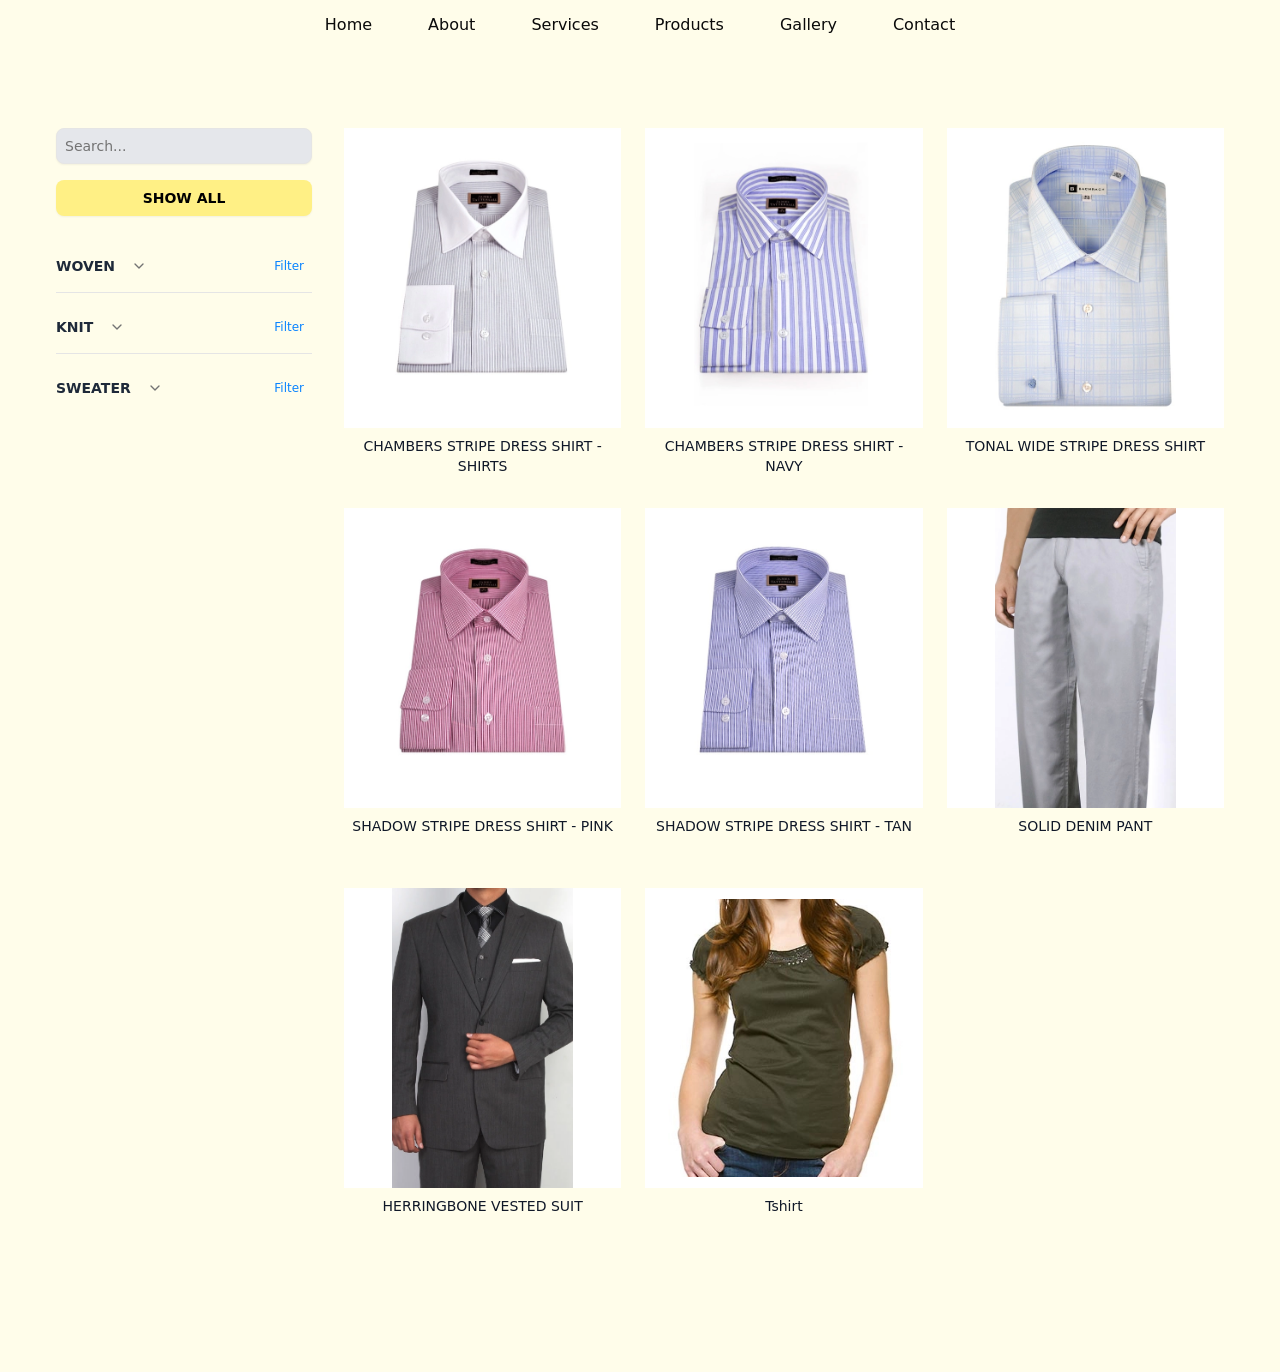
<file: product/index.html>
<!DOCTYPE html><html lang="en" class="__className_470fb5"><head><meta charSet="utf-8"/><meta name="viewport" content="width=device-width, initial-scale=1"/><link rel="stylesheet" href="/_next/static/css/792ad9d836e6f6a1.css" data-precedence="next"/><link rel="preload" as="script" fetchPriority="low" href="/_next/static/chunks/webpack-3ed4af725ff500aa.js"/><script src="/_next/static/chunks/4bd1b696-c7eeac9c5f87815f.js" async=""></script><script src="/_next/static/chunks/684-c39036ff985c3530.js" async=""></script><script src="/_next/static/chunks/main-app-8651f2339f7c92b7.js" async=""></script><script src="/_next/static/chunks/766-a31ca1cb48da2576.js" async=""></script><script src="/_next/static/chunks/277-0e2bea38edafe8ba.js" async=""></script><script src="/_next/static/chunks/874-8dc61245928e7d05.js" async=""></script><script src="/_next/static/chunks/940-22b0237c8de0d396.js" async=""></script><script src="/_next/static/chunks/757-d0f9c2f661d5d940.js" async=""></script><script src="/_next/static/chunks/app/layout-0f07c0935ece7ce1.js" async=""></script><script src="/_next/static/chunks/400-f3477857c49350fe.js" async=""></script><script src="/_next/static/chunks/999-00b2896df3082e69.js" async=""></script><script src="/_next/static/chunks/app/product/page-77dc0d1afc61699f.js" async=""></script><title>Prism Venture</title><meta name="description" content="Prism Venture offers premium services in Apparel, Jute Products and IT Solutions."/><link rel="icon" href="/prism-bd.webp"/><script>document.querySelectorAll('body link[rel="icon"], body link[rel="apple-touch-icon"]').forEach(el => document.head.appendChild(el))</script><script src="/_next/static/chunks/polyfills-42372ed130431b0a.js" noModule=""></script></head><body class="flex flex-col min-h-[100vh]"><header class="
                    fixed flex h-[var(--navbar-height)] self-center shrink-0 items-center px-4 md:px-6 z-40
                    transition-[width,background-color,top,box-shadow,border-radius] duration-400 ease-out
                    w-full top-0 bg-transparent shadow-none
                "><div class="lg:hidden flex"><img alt="Prism Venture logo" loading="lazy" width="35" height="35" decoding="async" data-nimg="1" style="color:transparent" src="/prism-bd.webp"/><span class="sr-only">Prism Venture</span></div><nav class="flex-1 items-center justify-center ml-auto hidden lg:flex gap-6"><button class="group inline-flex h-9 w-max items-center justify-center rounded-md px-4 py-2 text-md font-medium transition-colors hover:text-[#006ef7] focus:text-[#006ef7] focus:outline-none">Home</button><button class="group inline-flex h-9 w-max items-center justify-center rounded-md px-4 py-2 text-md font-medium transition-colors hover:text-[#006ef7] focus:text-[#006ef7] focus:outline-none">About</button><button class="group inline-flex h-9 w-max items-center justify-center rounded-md px-4 py-2 text-md font-medium transition-colors hover:text-[#006ef7] focus:text-[#006ef7] focus:outline-none">Services</button><button class="group inline-flex h-9 w-max items-center justify-center rounded-md px-4 py-2 text-md font-medium transition-colors hover:text-[#006ef7] focus:text-[#006ef7] focus:outline-none">Products</button><button class="group inline-flex h-9 w-max items-center justify-center rounded-md px-4 py-2 text-md font-medium transition-colors hover:text-[#006ef7] focus:text-[#006ef7] focus:outline-none">Gallery</button><button class="group inline-flex h-9 w-max items-center justify-center rounded-md px-4 py-2 text-md font-medium transition-colors hover:text-[#006ef7] focus:text-[#006ef7] focus:outline-none">Contact</button></nav><button data-slot="sheet-trigger" class="inline-flex items-center justify-center gap-2 whitespace-nowrap text-sm font-medium transition-all disabled:pointer-events-none disabled:opacity-50 [&amp;_svg]:pointer-events-none [&amp;_svg:not([class*=&#x27;size-&#x27;])]:size-4 shrink-0 [&amp;_svg]:shrink-0 outline-none focus-visible:border-ring focus-visible:ring-ring/50 focus-visible:ring-[3px] aria-invalid:ring-destructive/20 dark:aria-invalid:ring-destructive/40 aria-invalid:border-destructive text-primary underline-offset-4 hover:underline size-9 lg:hidden ml-auto p-2 rounded-md hover:bg-blue-100" type="button" aria-haspopup="dialog" aria-expanded="false" aria-controls="radix-«R3jb»" data-state="closed"><svg xmlns="http://www.w3.org/2000/svg" width="24" height="24" viewBox="0 0 24 24" fill="none" stroke="currentColor" stroke-width="2" stroke-linecap="round" stroke-linejoin="round" class="lucide lucide-menu h-8 w-8 text-[#002df7] hover:text-blue-800"><line x1="4" x2="20" y1="12" y2="12"></line><line x1="4" x2="20" y1="6" y2="6"></line><line x1="4" x2="20" y1="18" y2="18"></line></svg><span class="sr-only">Toggle navigation menu</span></button></header><div id="product" class="w-full bg-[#fffdea] py-24 md:py-32 px-10"><div class="flex min-h-screen items-start justify-center"><div class="container px-4"><div class="flex flex-col md:flex-row gap-8"><div class="w-full md:w-64 flex-shrink-0"><div class="mb-4"><input type="text" data-slot="input" class="file:text-foreground placeholder:text-muted-foreground selection:bg-primary selection:text-primary-foreground dark:bg-input/30 border-input flex h-9 min-w-0 rounded-md border text-base shadow-xs transition-[color,box-shadow] outline-none file:inline-flex file:h-7 file:border-0 file:bg-transparent file:text-sm file:font-medium disabled:pointer-events-none disabled:cursor-not-allowed disabled:opacity-50 md:text-sm focus-visible:border-ring focus-visible:ring-ring/50 focus-visible:ring-[3px] aria-invalid:ring-destructive/20 dark:aria-invalid:ring-destructive/40 aria-invalid:border-destructive w-full p-2 bg-gray-200 text-gray-800" placeholder="Search..." value=""/></div><button data-slot="button" class="inline-flex items-center justify-center gap-2 whitespace-nowrap rounded-md text-sm transition-all disabled:pointer-events-none disabled:opacity-50 [&amp;_svg]:pointer-events-none [&amp;_svg:not([class*=&#x27;size-&#x27;])]:size-4 shrink-0 [&amp;_svg]:shrink-0 outline-none focus-visible:border-ring focus-visible:ring-ring/50 focus-visible:ring-[3px] aria-invalid:ring-destructive/20 dark:aria-invalid:ring-destructive/40 aria-invalid:border-destructive shadow-xs h-9 has-[&gt;svg]:px-3 w-full mb-6 p-2 bg-yellow-200 font-semibold text-black hover:bg-yellow-300">SHOW ALL</button><div data-slot="accordion" class="space-y-2" data-orientation="vertical"><div data-state="closed" data-orientation="vertical" data-slot="accordion-item" class="last:border-b-0 border-b"><div class="flex items-center justify-between"><h3 data-orientation="vertical" data-state="closed" class="flex"><button type="button" aria-controls="radix-«R1ekutb»" aria-expanded="false" data-state="closed" data-orientation="vertical" id="radix-«Rekutb»" data-slot="accordion-trigger" class="focus-visible:border-ring focus-visible:ring-ring/50 flex flex-1 items-start justify-between gap-4 rounded-md py-4 text-left text-sm transition-all outline-none hover:underline focus-visible:ring-[3px] disabled:pointer-events-none disabled:opacity-50 [&amp;[data-state=open]&gt;svg]:rotate-180 font-bold text-gray-800" data-radix-collection-item="">WOVEN<svg xmlns="http://www.w3.org/2000/svg" width="24" height="24" viewBox="0 0 24 24" fill="none" stroke="currentColor" stroke-width="2" stroke-linecap="round" stroke-linejoin="round" class="lucide lucide-chevron-down text-muted-foreground pointer-events-none size-4 shrink-0 translate-y-0.5 transition-transform duration-200"><path d="m6 9 6 6 6-6"></path></svg></button></h3><button data-slot="button" class="inline-flex items-center justify-center whitespace-nowrap font-medium transition-all disabled:pointer-events-none disabled:opacity-50 [&amp;_svg]:pointer-events-none [&amp;_svg:not([class*=&#x27;size-&#x27;])]:size-4 shrink-0 [&amp;_svg]:shrink-0 outline-none focus-visible:border-ring focus-visible:ring-ring/50 focus-visible:ring-[3px] aria-invalid:ring-destructive/20 dark:aria-invalid:ring-destructive/40 aria-invalid:border-destructive hover:text-accent-foreground dark:hover:bg-accent/50 rounded-md gap-1.5 has-[&gt;svg]:px-2.5 text-xs ml-2 px-2 py-0 h-6 text-[#0A84FF] hover:bg-blue-100">Filter</button></div><div data-state="closed" id="radix-«R1ekutb»" hidden="" role="region" aria-labelledby="radix-«Rekutb»" data-orientation="vertical" data-slot="accordion-content" class="data-[state=closed]:animate-accordion-up data-[state=open]:animate-accordion-down overflow-hidden text-sm" style="--radix-accordion-content-height:var(--radix-collapsible-content-height);--radix-accordion-content-width:var(--radix-collapsible-content-width)"></div></div><div data-state="closed" data-orientation="vertical" data-slot="accordion-item" class="last:border-b-0 border-b"><div class="flex items-center justify-between"><h3 data-orientation="vertical" data-state="closed" class="flex"><button type="button" aria-controls="radix-«R1mkutb»" aria-expanded="false" data-state="closed" data-orientation="vertical" id="radix-«Rmkutb»" data-slot="accordion-trigger" class="focus-visible:border-ring focus-visible:ring-ring/50 flex flex-1 items-start justify-between gap-4 rounded-md py-4 text-left text-sm transition-all outline-none hover:underline focus-visible:ring-[3px] disabled:pointer-events-none disabled:opacity-50 [&amp;[data-state=open]&gt;svg]:rotate-180 font-bold text-gray-800" data-radix-collection-item="">KNIT<svg xmlns="http://www.w3.org/2000/svg" width="24" height="24" viewBox="0 0 24 24" fill="none" stroke="currentColor" stroke-width="2" stroke-linecap="round" stroke-linejoin="round" class="lucide lucide-chevron-down text-muted-foreground pointer-events-none size-4 shrink-0 translate-y-0.5 transition-transform duration-200"><path d="m6 9 6 6 6-6"></path></svg></button></h3><button data-slot="button" class="inline-flex items-center justify-center whitespace-nowrap font-medium transition-all disabled:pointer-events-none disabled:opacity-50 [&amp;_svg]:pointer-events-none [&amp;_svg:not([class*=&#x27;size-&#x27;])]:size-4 shrink-0 [&amp;_svg]:shrink-0 outline-none focus-visible:border-ring focus-visible:ring-ring/50 focus-visible:ring-[3px] aria-invalid:ring-destructive/20 dark:aria-invalid:ring-destructive/40 aria-invalid:border-destructive hover:text-accent-foreground dark:hover:bg-accent/50 rounded-md gap-1.5 has-[&gt;svg]:px-2.5 text-xs ml-2 px-2 py-0 h-6 text-[#0A84FF] hover:bg-blue-100">Filter</button></div><div data-state="closed" id="radix-«R1mkutb»" hidden="" role="region" aria-labelledby="radix-«Rmkutb»" data-orientation="vertical" data-slot="accordion-content" class="data-[state=closed]:animate-accordion-up data-[state=open]:animate-accordion-down overflow-hidden text-sm" style="--radix-accordion-content-height:var(--radix-collapsible-content-height);--radix-accordion-content-width:var(--radix-collapsible-content-width)"></div></div><div data-state="closed" data-orientation="vertical" data-slot="accordion-item" class="last:border-b-0 border-b"><div class="flex items-center justify-between"><h3 data-orientation="vertical" data-state="closed" class="flex"><button type="button" aria-controls="radix-«R1ukutb»" aria-expanded="false" data-state="closed" data-orientation="vertical" id="radix-«Rukutb»" data-slot="accordion-trigger" class="focus-visible:border-ring focus-visible:ring-ring/50 flex flex-1 items-start justify-between gap-4 rounded-md py-4 text-left text-sm transition-all outline-none hover:underline focus-visible:ring-[3px] disabled:pointer-events-none disabled:opacity-50 [&amp;[data-state=open]&gt;svg]:rotate-180 font-bold text-gray-800" data-radix-collection-item="">SWEATER<svg xmlns="http://www.w3.org/2000/svg" width="24" height="24" viewBox="0 0 24 24" fill="none" stroke="currentColor" stroke-width="2" stroke-linecap="round" stroke-linejoin="round" class="lucide lucide-chevron-down text-muted-foreground pointer-events-none size-4 shrink-0 translate-y-0.5 transition-transform duration-200"><path d="m6 9 6 6 6-6"></path></svg></button></h3><button data-slot="button" class="inline-flex items-center justify-center whitespace-nowrap font-medium transition-all disabled:pointer-events-none disabled:opacity-50 [&amp;_svg]:pointer-events-none [&amp;_svg:not([class*=&#x27;size-&#x27;])]:size-4 shrink-0 [&amp;_svg]:shrink-0 outline-none focus-visible:border-ring focus-visible:ring-ring/50 focus-visible:ring-[3px] aria-invalid:ring-destructive/20 dark:aria-invalid:ring-destructive/40 aria-invalid:border-destructive hover:text-accent-foreground dark:hover:bg-accent/50 rounded-md gap-1.5 has-[&gt;svg]:px-2.5 text-xs ml-2 px-2 py-0 h-6 text-[#0A84FF] hover:bg-blue-100">Filter</button></div><div data-state="closed" id="radix-«R1ukutb»" hidden="" role="region" aria-labelledby="radix-«Rukutb»" data-orientation="vertical" data-slot="accordion-content" class="data-[state=closed]:animate-accordion-up data-[state=open]:animate-accordion-down overflow-hidden text-sm" style="--radix-accordion-content-height:var(--radix-collapsible-content-height);--radix-accordion-content-width:var(--radix-collapsible-content-width)"></div></div></div></div><div class="flex-1"><div class="min-h-screen relative"><div class="grid grid-cols-1 sm:grid-cols-2 lg:grid-cols-3 gap-6" style="opacity:0"><div class="col-span-3 flex items-center justify-center h-64 text-center py-8 text-gray-500">No products match your current filters</div></div></div></div></div></div></div></div><!--$--><!--/$--><!--$--><!--/$--><script src="/_next/static/chunks/webpack-3ed4af725ff500aa.js" async=""></script><script>(self.__next_f=self.__next_f||[]).push([0])</script><script>self.__next_f.push([1,"1:\"$Sreact.fragment\"\n2:I[942,[\"766\",\"static/chunks/766-a31ca1cb48da2576.js\",\"277\",\"static/chunks/277-0e2bea38edafe8ba.js\",\"874\",\"static/chunks/874-8dc61245928e7d05.js\",\"940\",\"static/chunks/940-22b0237c8de0d396.js\",\"757\",\"static/chunks/757-d0f9c2f661d5d940.js\",\"177\",\"static/chunks/app/layout-0f07c0935ece7ce1.js\"],\"default\"]\n3:I[7555,[],\"\"]\n4:I[1295,[],\"\"]\n5:I[894,[],\"ClientPageRoot\"]\n6:I[461,[\"766\",\"static/chunks/766-a31ca1cb48da2576.js\",\"277\",\"static/chunks/277-0e2bea38edafe8ba.js\",\"400\",\"static/chunks/400-f3477857c49350fe.js\",\"940\",\"static/chunks/940-22b0237c8de0d396.js\",\"999\",\"static/chunks/999-00b2896df3082e69.js\",\"362\",\"static/chunks/app/product/page-77dc0d1afc61699f.js\"],\"default\"]\n9:I[9665,[],\"MetadataBoundary\"]\nb:I[9665,[],\"OutletBoundary\"]\ne:I[4911,[],\"AsyncMetadataOutlet\"]\n10:I[9665,[],\"ViewportBoundary\"]\n12:I[6614,[],\"\"]\n:HL[\"/_next/static/css/792ad9d836e6f6a1.css\",\"style\"]\n"])</script><script>self.__next_f.push([1,"0:{\"P\":null,\"b\":\"7BWODXD8B85vJAjmZfPCF\",\"p\":\"\",\"c\":[\"\",\"product\"],\"i\":false,\"f\":[[[\"\",{\"children\":[\"product\",{\"children\":[\"__PAGE__\",{}]}]},\"$undefined\",\"$undefined\",true],[\"\",[\"$\",\"$1\",\"c\",{\"children\":[[[\"$\",\"link\",\"0\",{\"rel\":\"stylesheet\",\"href\":\"/_next/static/css/792ad9d836e6f6a1.css\",\"precedence\":\"next\",\"crossOrigin\":\"$undefined\",\"nonce\":\"$undefined\"}]],[\"$\",\"html\",null,{\"lang\":\"en\",\"className\":\"__className_470fb5\",\"children\":[\"$\",\"body\",null,{\"className\":\"flex flex-col min-h-[100vh]\",\"children\":[[\"$\",\"$L2\",null,{}],[\"$\",\"$L3\",null,{\"parallelRouterKey\":\"children\",\"error\":\"$undefined\",\"errorStyles\":\"$undefined\",\"errorScripts\":\"$undefined\",\"template\":[\"$\",\"$L4\",null,{}],\"templateStyles\":\"$undefined\",\"templateScripts\":\"$undefined\",\"notFound\":[[[\"$\",\"title\",null,{\"children\":\"404: This page could not be found.\"}],[\"$\",\"div\",null,{\"style\":{\"fontFamily\":\"system-ui,\\\"Segoe UI\\\",Roboto,Helvetica,Arial,sans-serif,\\\"Apple Color Emoji\\\",\\\"Segoe UI Emoji\\\"\",\"height\":\"100vh\",\"textAlign\":\"center\",\"display\":\"flex\",\"flexDirection\":\"column\",\"alignItems\":\"center\",\"justifyContent\":\"center\"},\"children\":[\"$\",\"div\",null,{\"children\":[[\"$\",\"style\",null,{\"dangerouslySetInnerHTML\":{\"__html\":\"body{color:#000;background:#fff;margin:0}.next-error-h1{border-right:1px solid rgba(0,0,0,.3)}@media (prefers-color-scheme:dark){body{color:#fff;background:#000}.next-error-h1{border-right:1px solid rgba(255,255,255,.3)}}\"}}],[\"$\",\"h1\",null,{\"className\":\"next-error-h1\",\"style\":{\"display\":\"inline-block\",\"margin\":\"0 20px 0 0\",\"padding\":\"0 23px 0 0\",\"fontSize\":24,\"fontWeight\":500,\"verticalAlign\":\"top\",\"lineHeight\":\"49px\"},\"children\":404}],[\"$\",\"div\",null,{\"style\":{\"display\":\"inline-block\"},\"children\":[\"$\",\"h2\",null,{\"style\":{\"fontSize\":14,\"fontWeight\":400,\"lineHeight\":\"49px\",\"margin\":0},\"children\":\"This page could not be found.\"}]}]]}]}]],[]],\"forbidden\":\"$undefined\",\"unauthorized\":\"$undefined\"}]]}]}]]}],{\"children\":[\"product\",[\"$\",\"$1\",\"c\",{\"children\":[null,[\"$\",\"$L3\",null,{\"parallelRouterKey\":\"children\",\"error\":\"$undefined\",\"errorStyles\":\"$undefined\",\"errorScripts\":\"$undefined\",\"template\":[\"$\",\"$L4\",null,{}],\"templateStyles\":\"$undefined\",\"templateScripts\":\"$undefined\",\"notFound\":\"$undefined\",\"forbidden\":\"$undefined\",\"unauthorized\":\"$undefined\"}]]}],{\"children\":[\"__PAGE__\",[\"$\",\"$1\",\"c\",{\"children\":[[\"$\",\"$L5\",null,{\"Component\":\"$6\",\"searchParams\":{},\"params\":{},\"promises\":[\"$@7\",\"$@8\"]}],[\"$\",\"$L9\",null,{\"children\":\"$La\"}],null,[\"$\",\"$Lb\",null,{\"children\":[\"$Lc\",\"$Ld\",[\"$\",\"$Le\",null,{\"promise\":\"$@f\"}]]}]]}],{},null,false]},null,false]},null,false],[\"$\",\"$1\",\"h\",{\"children\":[null,[\"$\",\"$1\",\"IuhpTwSt29fAOKB-mT8P2\",{\"children\":[[\"$\",\"$L10\",null,{\"children\":\"$L11\"}],null]}],null]}],false]],\"m\":\"$undefined\",\"G\":[\"$12\",\"$undefined\"],\"s\":false,\"S\":true}\n"])</script><script>self.__next_f.push([1,"13:\"$Sreact.suspense\"\n14:I[4911,[],\"AsyncMetadata\"]\n7:{}\n8:{}\na:[\"$\",\"$13\",null,{\"fallback\":null,\"children\":[\"$\",\"$L14\",null,{\"promise\":\"$@15\"}]}]\n"])</script><script>self.__next_f.push([1,"d:null\n"])</script><script>self.__next_f.push([1,"11:[[\"$\",\"meta\",\"0\",{\"charSet\":\"utf-8\"}],[\"$\",\"meta\",\"1\",{\"name\":\"viewport\",\"content\":\"width=device-width, initial-scale=1\"}]]\nc:null\n"])</script><script>self.__next_f.push([1,"15:{\"metadata\":[[\"$\",\"title\",\"0\",{\"children\":\"Prism Venture\"}],[\"$\",\"meta\",\"1\",{\"name\":\"description\",\"content\":\"Prism Venture offers premium services in Apparel, Jute Products and IT Solutions.\"}],[\"$\",\"link\",\"2\",{\"rel\":\"icon\",\"href\":\"/prism-bd.webp\"}]],\"error\":null,\"digest\":\"$undefined\"}\nf:{\"metadata\":\"$15:metadata\",\"error\":null,\"digest\":\"$undefined\"}\n"])</script></body></html>
</file>
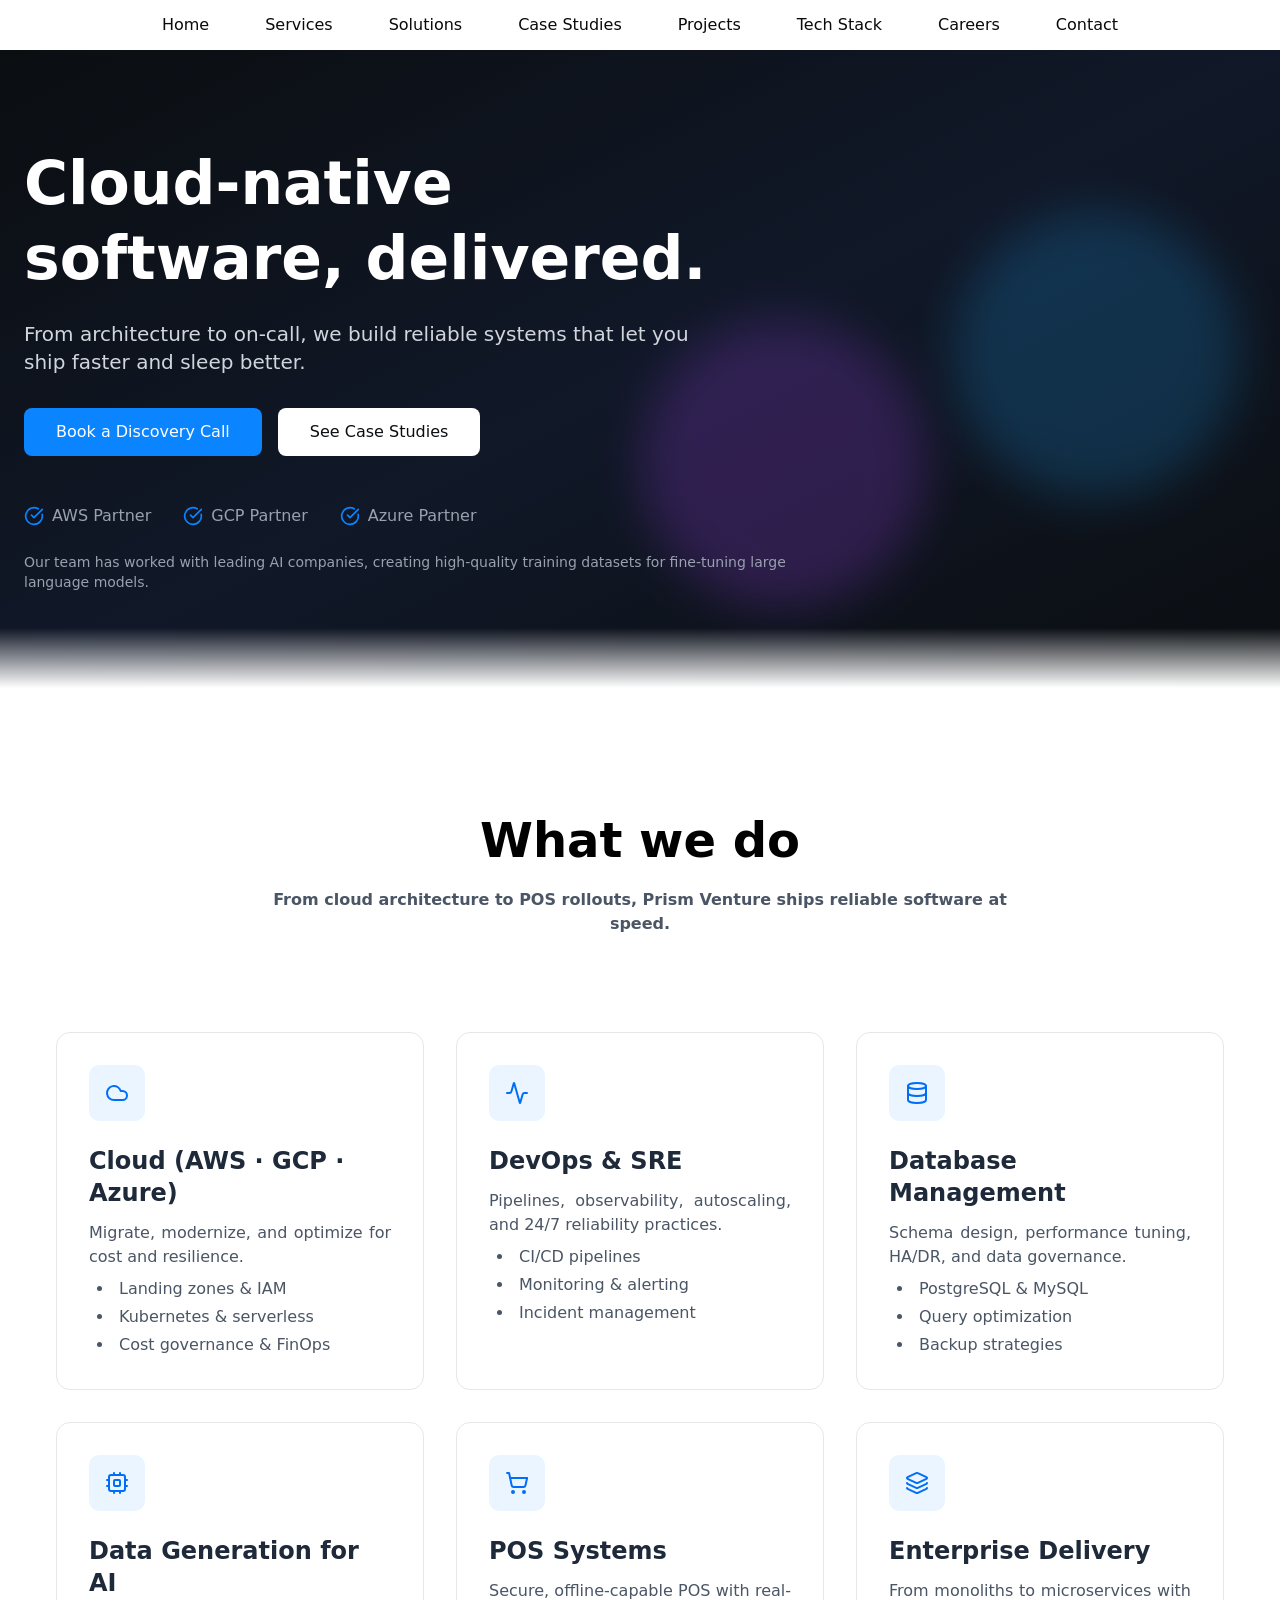
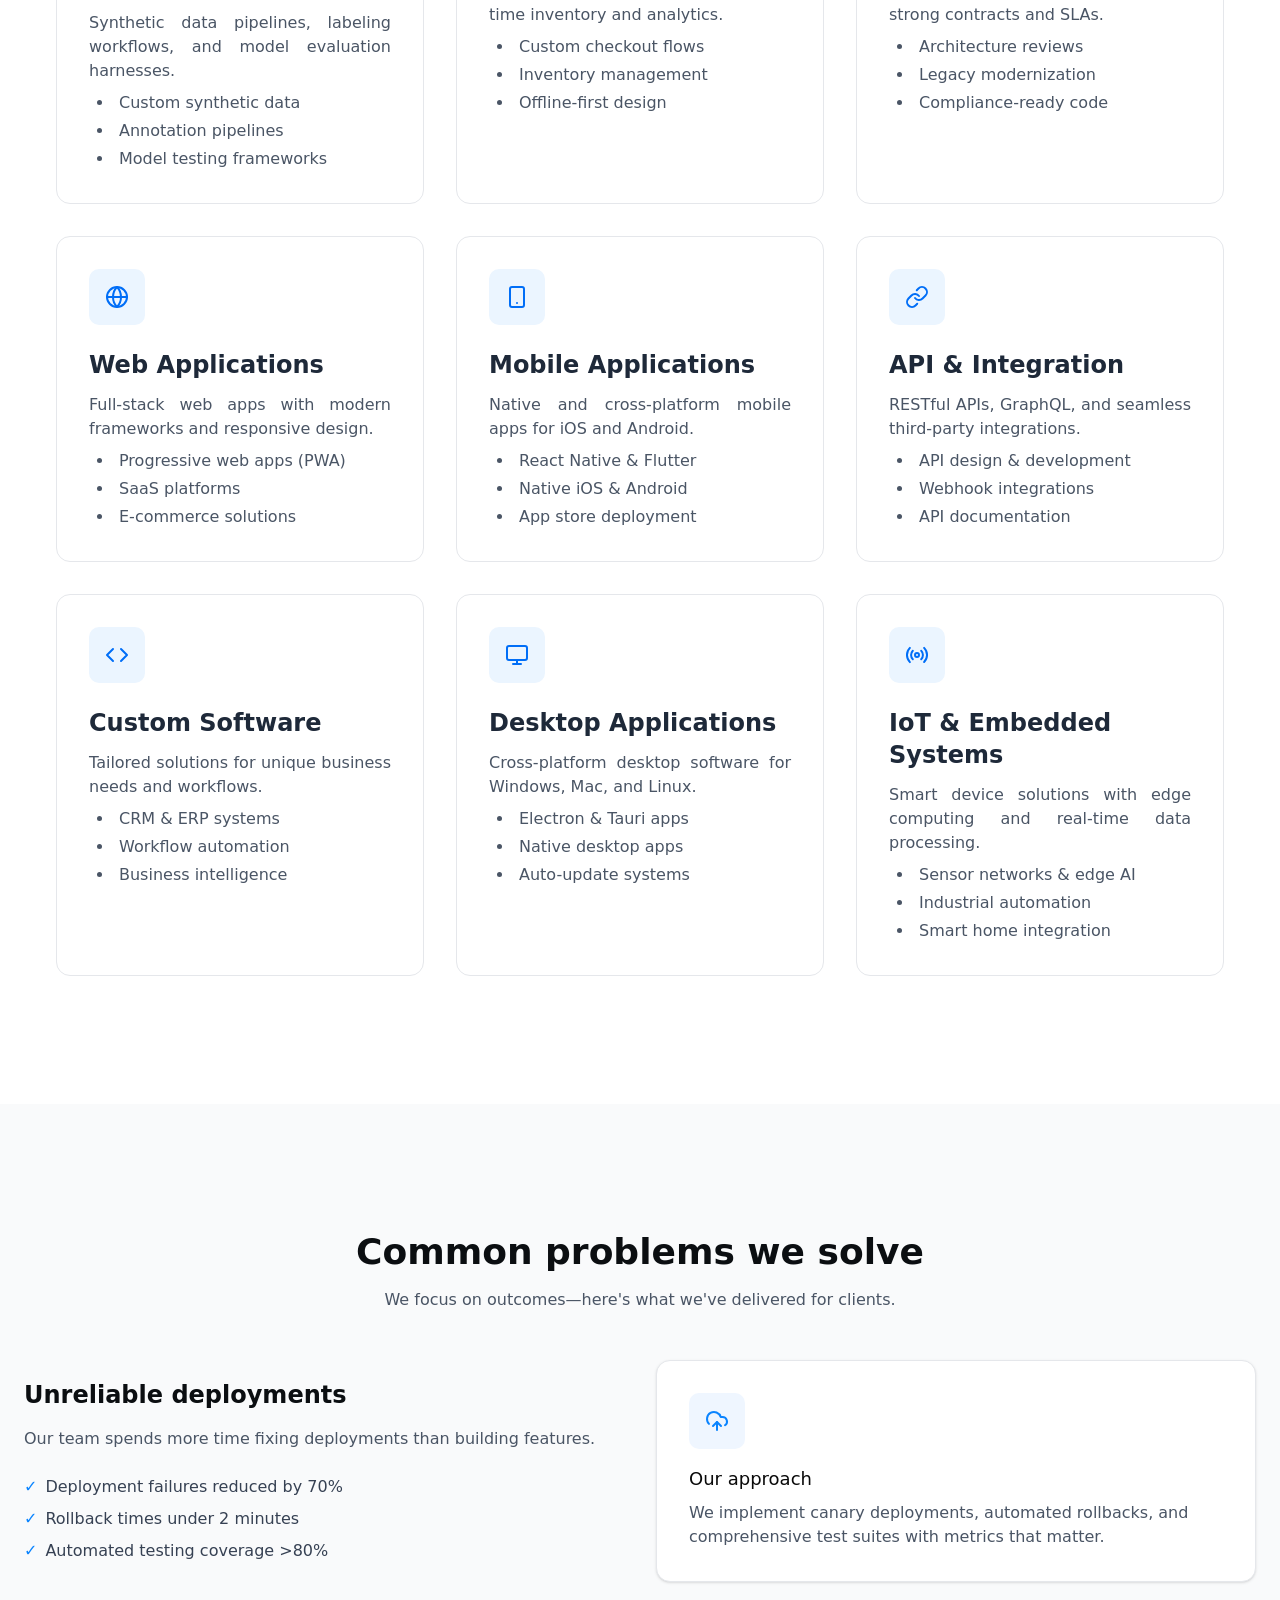
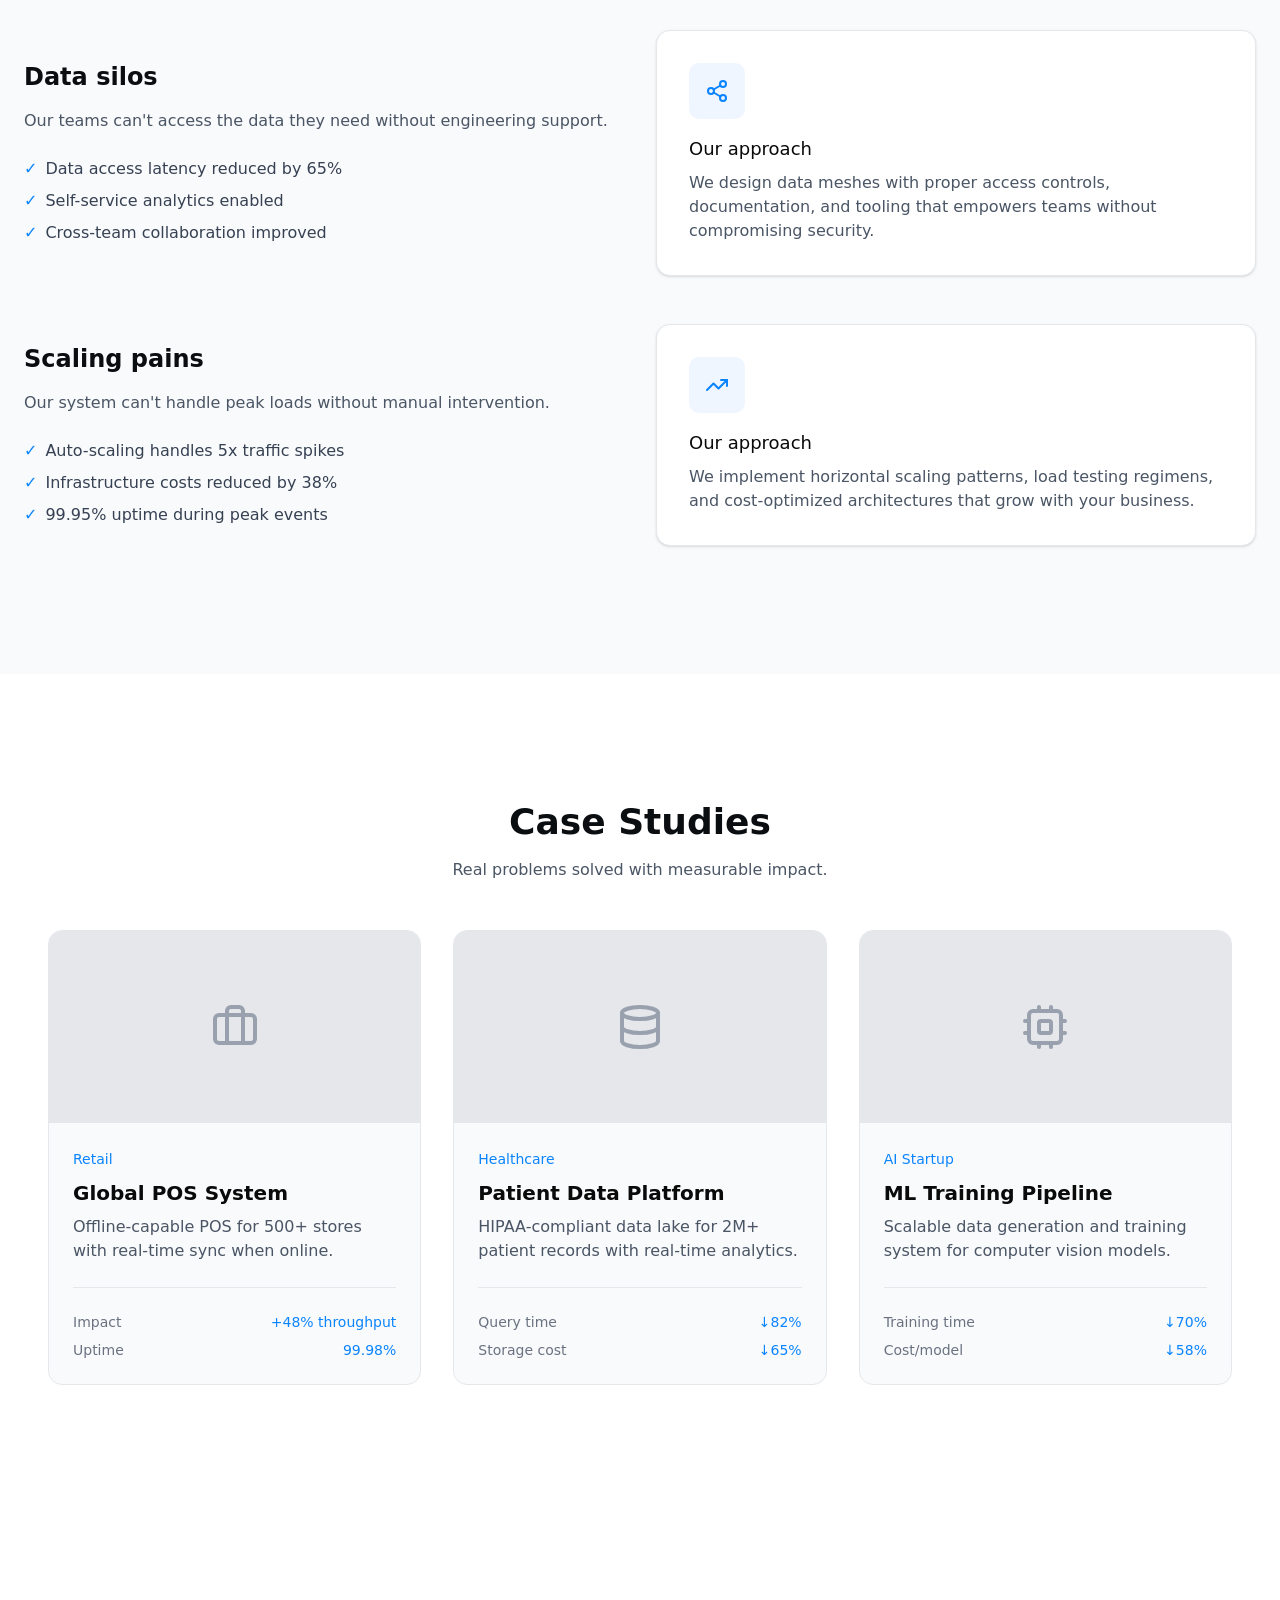
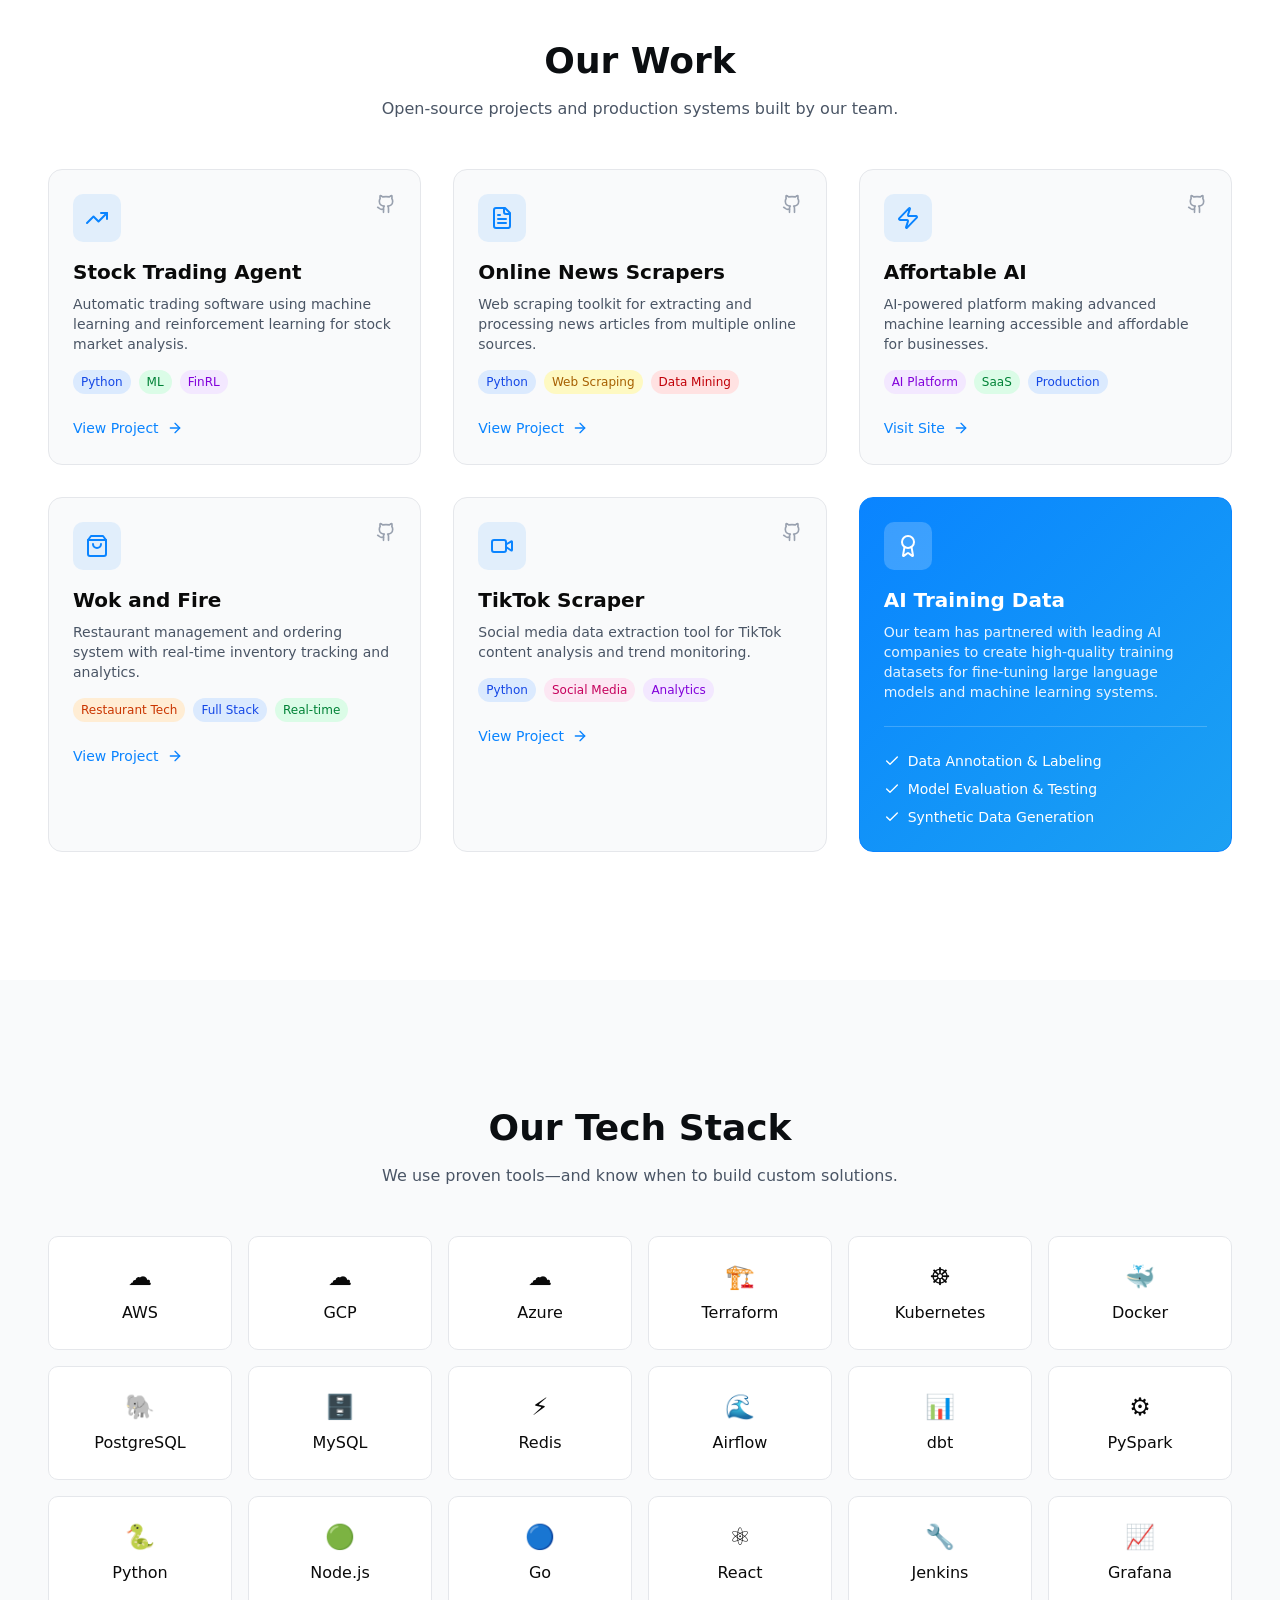
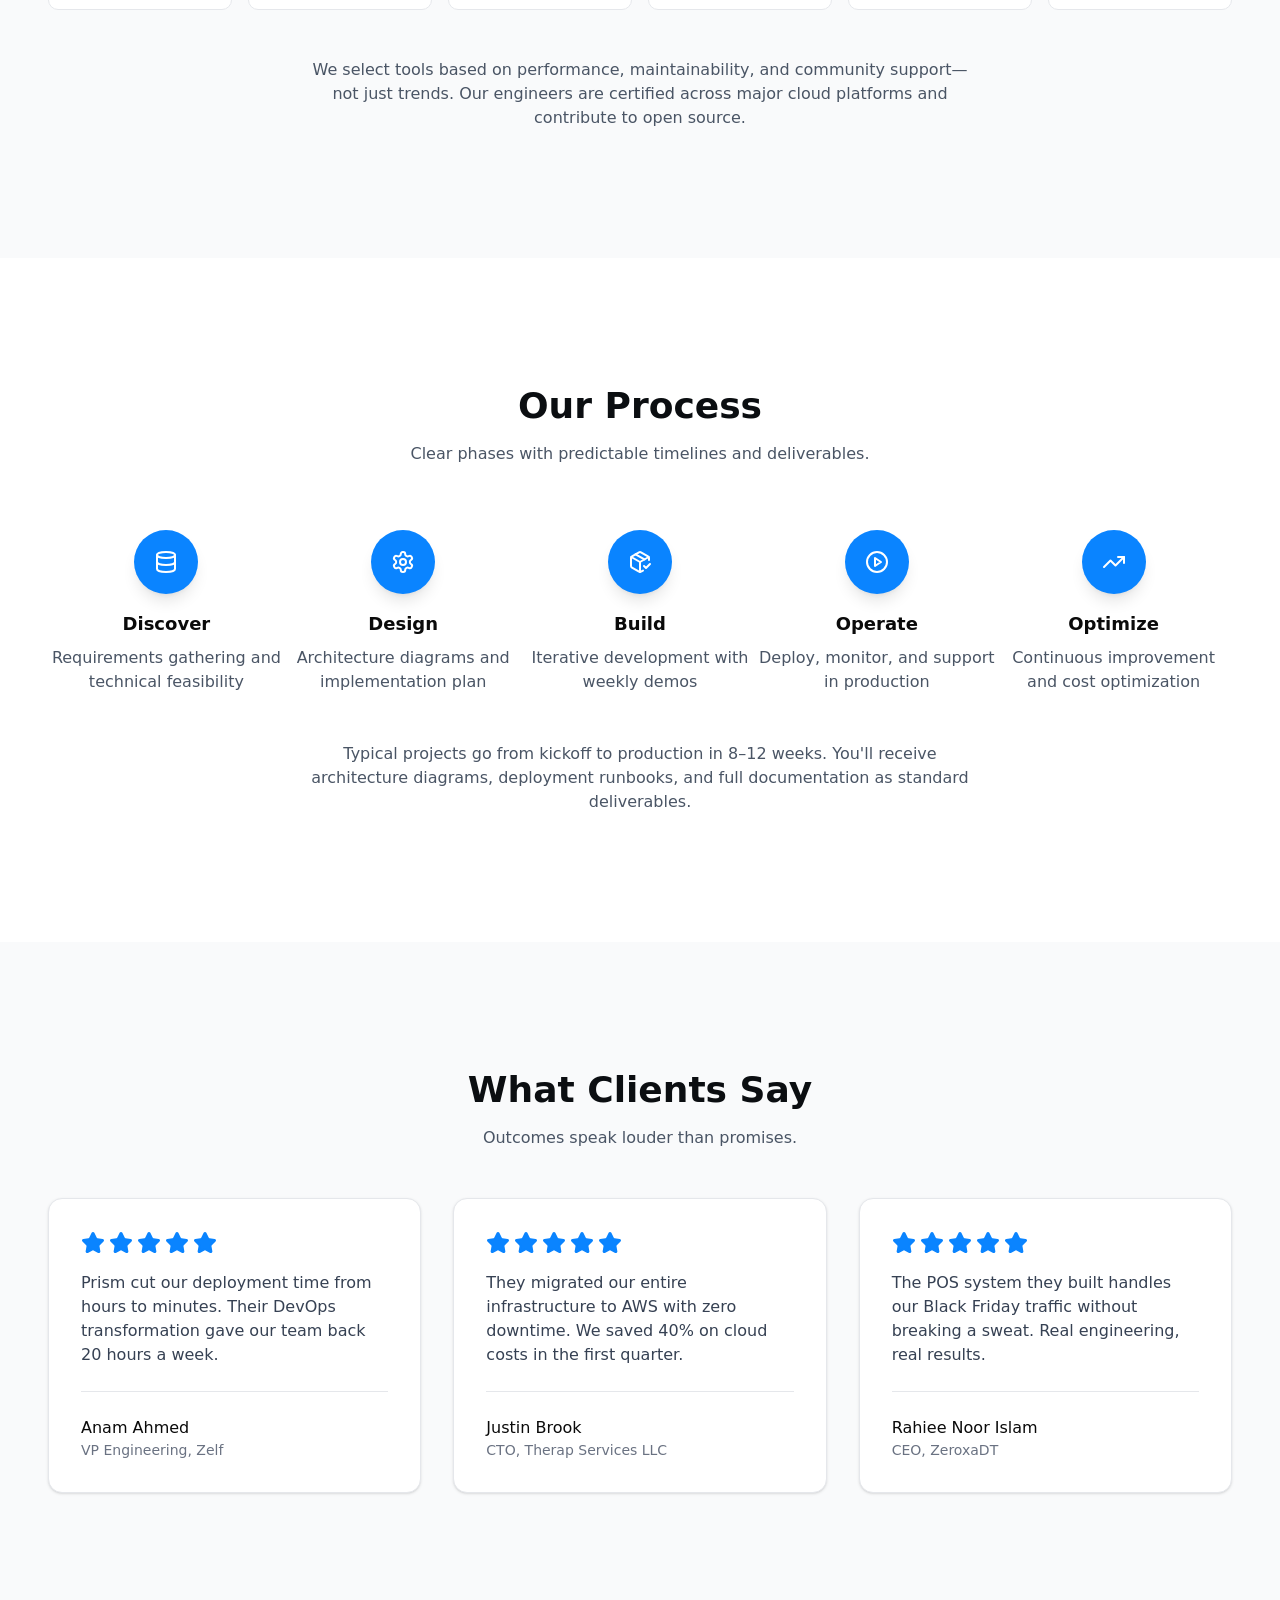
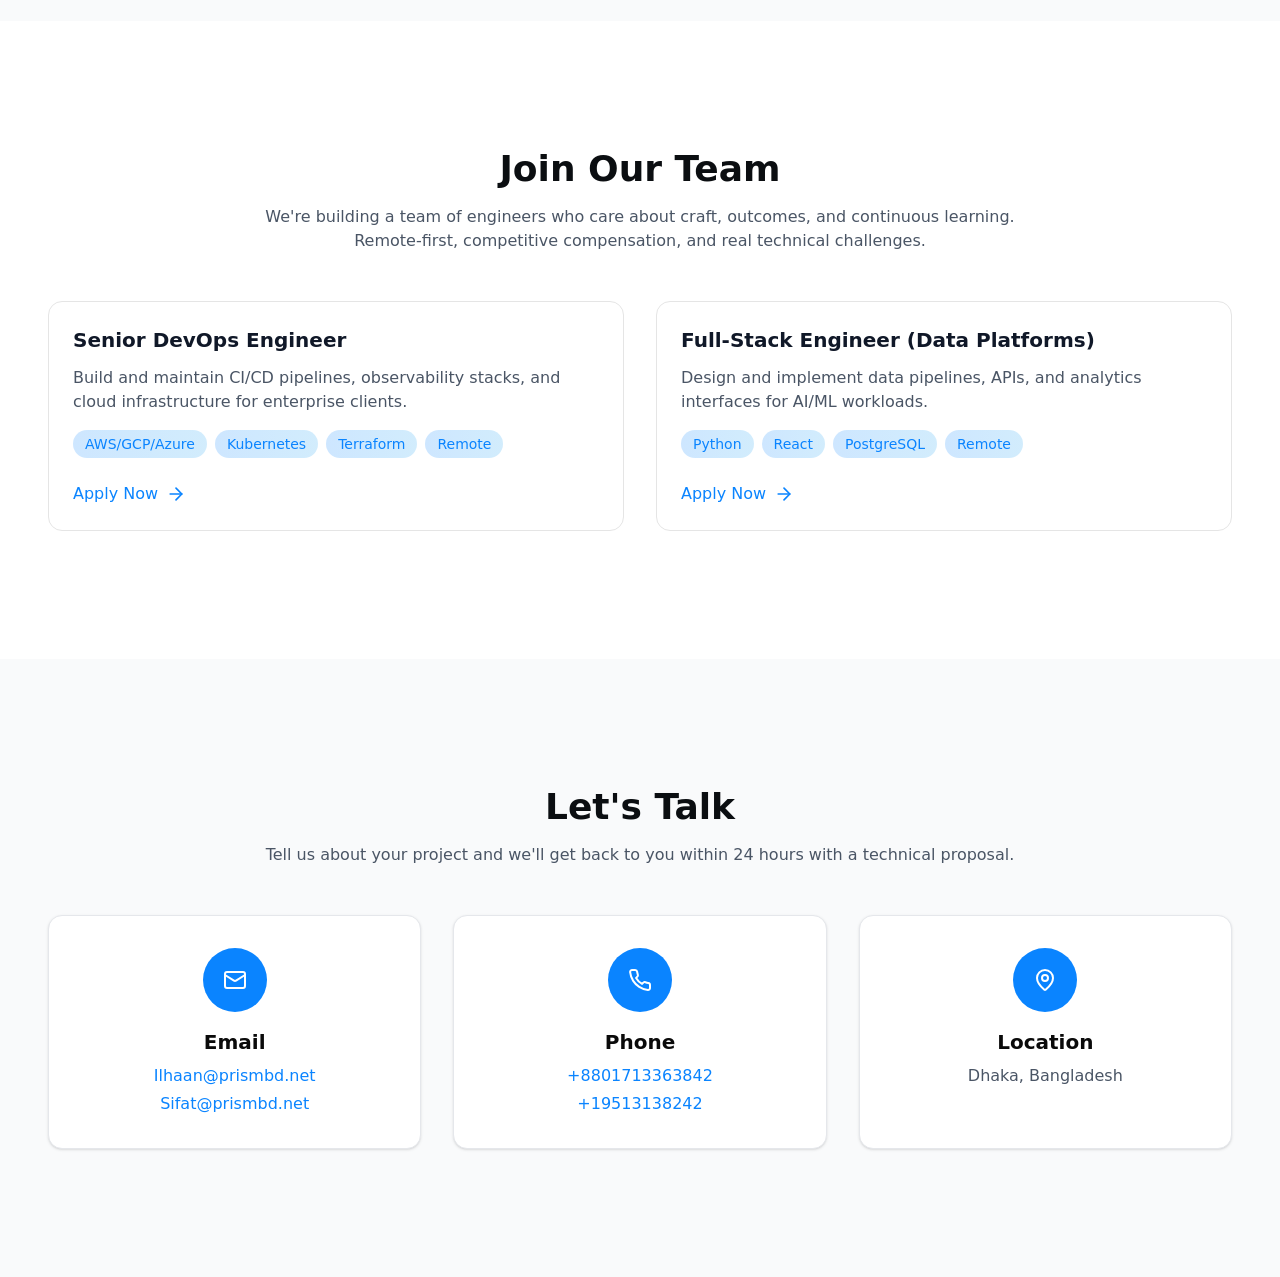
<file: tech/index.html>
<!DOCTYPE html><html lang="en" class="__className_470fb5"><head><meta charSet="utf-8"/><meta name="viewport" content="width=device-width, initial-scale=1"/><link rel="stylesheet" href="/_next/static/css/792ad9d836e6f6a1.css" data-precedence="next"/><link rel="preload" as="script" fetchPriority="low" href="/_next/static/chunks/webpack-3ed4af725ff500aa.js"/><script src="/_next/static/chunks/4bd1b696-c7eeac9c5f87815f.js" async=""></script><script src="/_next/static/chunks/684-c39036ff985c3530.js" async=""></script><script src="/_next/static/chunks/main-app-8651f2339f7c92b7.js" async=""></script><script src="/_next/static/chunks/766-a31ca1cb48da2576.js" async=""></script><script src="/_next/static/chunks/277-0e2bea38edafe8ba.js" async=""></script><script src="/_next/static/chunks/874-8dc61245928e7d05.js" async=""></script><script src="/_next/static/chunks/940-22b0237c8de0d396.js" async=""></script><script src="/_next/static/chunks/757-d0f9c2f661d5d940.js" async=""></script><script src="/_next/static/chunks/app/layout-0f07c0935ece7ce1.js" async=""></script><script src="/_next/static/chunks/986-528efd425d7cd0ae.js" async=""></script><script src="/_next/static/chunks/808-00a080990fa7eeec.js" async=""></script><script src="/_next/static/chunks/app/tech/page-962fee66c6dabc70.js" async=""></script><title>Prism Venture</title><meta name="description" content="Prism Venture offers premium services in Apparel, Jute Products and IT Solutions."/><link rel="icon" href="/prism-bd.webp"/><script>document.querySelectorAll('body link[rel="icon"], body link[rel="apple-touch-icon"]').forEach(el => document.head.appendChild(el))</script><script src="/_next/static/chunks/polyfills-42372ed130431b0a.js" noModule=""></script></head><body class="flex flex-col min-h-[100vh]"><header class="
            fixed flex h-[var(--navbar-height)] self-center shrink-0 items-center px-4 md:px-6 z-40
            transition-[width,background-color,top,box-shadow,border-radius] duration-400 ease-out
            w-full top-0 bg-white shadow-none
        "><div class="lg:hidden flex"><img alt="Prism Venture logo" loading="lazy" width="35" height="35" decoding="async" data-nimg="1" style="color:transparent" src="/prism-bd.webp"/><span class="sr-only">Prism Venture</span></div><nav class="flex-1 items-center justify-center ml-auto hidden lg:flex gap-6"><button class="group inline-flex h-9 w-max items-center justify-center rounded-md px-4 py-2 text-md font-medium transition-colors hover:text-[#006ef7] focus:text-[#006ef7] focus:outline-none">Home</button><button class="group inline-flex h-9 w-max items-center justify-center rounded-md px-4 py-2 text-md font-medium transition-colors hover:text-[#006ef7] focus:text-[#006ef7] focus:outline-none">Services</button><button class="group inline-flex h-9 w-max items-center justify-center rounded-md px-4 py-2 text-md font-medium transition-colors hover:text-[#006ef7] focus:text-[#006ef7] focus:outline-none">Solutions</button><button class="group inline-flex h-9 w-max items-center justify-center rounded-md px-4 py-2 text-md font-medium transition-colors hover:text-[#006ef7] focus:text-[#006ef7] focus:outline-none">Case Studies</button><button class="group inline-flex h-9 w-max items-center justify-center rounded-md px-4 py-2 text-md font-medium transition-colors hover:text-[#006ef7] focus:text-[#006ef7] focus:outline-none">Projects</button><button class="group inline-flex h-9 w-max items-center justify-center rounded-md px-4 py-2 text-md font-medium transition-colors hover:text-[#006ef7] focus:text-[#006ef7] focus:outline-none">Tech Stack</button><button class="group inline-flex h-9 w-max items-center justify-center rounded-md px-4 py-2 text-md font-medium transition-colors hover:text-[#006ef7] focus:text-[#006ef7] focus:outline-none">Careers</button><button class="group inline-flex h-9 w-max items-center justify-center rounded-md px-4 py-2 text-md font-medium transition-colors hover:text-[#006ef7] focus:text-[#006ef7] focus:outline-none">Contact</button></nav><button data-slot="sheet-trigger" class="inline-flex items-center justify-center gap-2 whitespace-nowrap text-sm font-medium transition-all disabled:pointer-events-none disabled:opacity-50 [&amp;_svg]:pointer-events-none [&amp;_svg:not([class*=&#x27;size-&#x27;])]:size-4 shrink-0 [&amp;_svg]:shrink-0 outline-none focus-visible:border-ring focus-visible:ring-ring/50 focus-visible:ring-[3px] aria-invalid:ring-destructive/20 dark:aria-invalid:ring-destructive/40 aria-invalid:border-destructive text-primary underline-offset-4 hover:underline size-9 lg:hidden ml-auto p-2 rounded-md hover:bg-blue-100" type="button" aria-haspopup="dialog" aria-expanded="false" aria-controls="radix-«R1kutb»" data-state="closed"><svg xmlns="http://www.w3.org/2000/svg" width="24" height="24" viewBox="0 0 24 24" fill="none" stroke="currentColor" stroke-width="2" stroke-linecap="round" stroke-linejoin="round" class="lucide lucide-menu h-8 w-8 text-[#002df7] hover:text-blue-800"><line x1="4" x2="20" y1="12" y2="12"></line><line x1="4" x2="20" y1="6" y2="6"></line><line x1="4" x2="20" y1="18" y2="18"></line></svg><span class="sr-only">Toggle navigation menu</span></button></header><div class="min-h-screen"><section id="tech_home" class="w-full relative bg-gradient-to-br from-[#0B0E11] via-gray-900 to-[#0B0E11] text-white py-24 overflow-hidden mt-[50px]"><div class="absolute inset-0 opacity-20"><div class="absolute top-20 left-10 w-72 h-72 bg-prism-blue rounded-full mix-blend-multiply filter blur-xl animate-blob"></div><div class="absolute top-40 right-10 w-72 h-72 bg-[#1DA1F2] rounded-full mix-blend-multiply filter blur-xl animate-blob animation-delay-2000"></div><div class="absolute bottom-20 left-1/2 w-72 h-72 bg-purple-500 rounded-full mix-blend-multiply filter blur-xl animate-blob animation-delay-4000"></div></div><div class="max-w-7xl mx-auto px-6 relative z-10"><div class="max-w-3xl"><h1 class="text-4xl md:text-5xl lg:text-6xl font-bold leading-tight animate-fade-in">Cloud-native software, delivered.</h1><p class="mt-6 text-xl text-gray-300 max-w-2xl animate-fade-in">From architecture to on-call, we build reliable systems that let you ship faster and sleep better.</p><div class="mt-8 flex flex-wrap gap-4"><a href="#contact" class="bg-[#0A84FF] hover:bg-[#1DA1F2] text-white px-8 py-3 rounded-md font-medium transition-all duration-300 hover:shadow-lg hover:scale-105 hover:-translate-y-1">Book a Discovery Call</a><a href="#cases" class="bg-white hover:bg-gray-100 text-[#0B0E11] px-8 py-3 rounded-md font-medium transition-all duration-300 hover:shadow-lg hover:scale-105 hover:-translate-y-1">See Case Studies</a></div><div class="mt-12 flex gap-8 items-center"><div class="flex items-center gap-2"><svg xmlns="http://www.w3.org/2000/svg" width="20" height="20" viewBox="0 0 24 24" fill="none" stroke="currentColor" stroke-width="2" stroke-linecap="round" stroke-linejoin="round" class="lucide lucide-circle-check-big text-[#0A84FF]"><path d="M21.801 10A10 10 0 1 1 17 3.335"></path><path d="m9 11 3 3L22 4"></path></svg><span class="text-gray-400 font-medium">AWS Partner</span></div><div class="flex items-center gap-2"><svg xmlns="http://www.w3.org/2000/svg" width="20" height="20" viewBox="0 0 24 24" fill="none" stroke="currentColor" stroke-width="2" stroke-linecap="round" stroke-linejoin="round" class="lucide lucide-circle-check-big text-[#0A84FF]"><path d="M21.801 10A10 10 0 1 1 17 3.335"></path><path d="m9 11 3 3L22 4"></path></svg><span class="text-gray-400 font-medium">GCP Partner</span></div><div class="flex items-center gap-2"><svg xmlns="http://www.w3.org/2000/svg" width="20" height="20" viewBox="0 0 24 24" fill="none" stroke="currentColor" stroke-width="2" stroke-linecap="round" stroke-linejoin="round" class="lucide lucide-circle-check-big text-[#0A84FF]"><path d="M21.801 10A10 10 0 1 1 17 3.335"></path><path d="m9 11 3 3L22 4"></path></svg><span class="text-gray-400 font-medium">Azure Partner</span></div></div><div class="mt-6 text-gray-400 text-sm"><p>Our team has worked with leading AI companies, creating high-quality training datasets for fine-tuning large language models.</p></div></div></div><div class="absolute bottom-0 left-0 right-0 h-15 bg-gradient-to-t from-white to-transparent"></div></section><section id="services" class="w-full bg-white py-24 md:py-32 overflow-hidden p-[1.5rem]"><div class="flex min-h-screen items-center justify-center text-white"><div class="container mx-auto px-4 md:px-8 relative"><div class="text-center max-w-3xl mx-auto"><div class="text-3xl md:text-4xl font-bold" style="opacity:0;transform:translateY(30px)"><h2 class="text-4xl md:text-4xl lg:text-5xl font-bold mb-6"><span class="mt-4 text-black" style="opacity:0;transform:translateX(30px)">What we do</span></h2></div><div class="mb-16 md:mb-24 text-center" style="opacity:0;transform:translateY(30px)"><p class="text-4md md:text-4md lg:text-5md font-bold mb-6"><span class="text-gray-600" style="opacity:0;transform:translateX(30px)">From cloud architecture to POS rollouts, Prism Venture ships reliable software at speed.</span></p></div></div><div class="grid grid-cols-1 md:grid-cols-2 lg:grid-cols-3 gap-8" style="opacity:0"><div class="bg-white p-8 border border-gray-200 rounded-xl hover:shadow-lg hover:border-blue-600 transition-all duration-300 group overflow-hidden" style="opacity:0;transform:translateY(50px)"><div class="mb-6 relative z-10"><div class="w-14 h-14 rounded-lg bg-blue-50 flex items-center justify-center mb-4 text-[#0A84FF] group-hover:scale-110 transition-transform duration-300"><div><svg xmlns="http://www.w3.org/2000/svg" width="24" height="24" viewBox="0 0 24 24" fill="none" stroke="currentColor" stroke-width="2" stroke-linecap="round" stroke-linejoin="round" class="lucide lucide-cloud"><path d="M17.5 19H9a7 7 0 1 1 6.71-9h1.79a4.5 4.5 0 1 1 0 9Z"></path></svg></div></div></div><h3 class="text-2xl mb-3 text-gray-800 relative z-10 service-title font-semibold group-hover:text-[#0A84FF] transition-colors">Cloud (AWS · GCP · Azure)</h3><div class="relative z-10"><p class="text-gray-600 font-normal mb-2 text-justify">Migrate, modernize, and optimize for cost and resilience.</p><ul class="list-disc list-inside text-gray-600 space-y-1 pl-2"><li>Landing zones &amp; IAM</li><li>Kubernetes &amp; serverless</li><li>Cost governance &amp; FinOps</li></ul></div></div><div class="bg-white p-8 border border-gray-200 rounded-xl hover:shadow-lg hover:border-blue-600 transition-all duration-300 group overflow-hidden" style="opacity:0;transform:translateY(50px)"><div class="mb-6 relative z-10"><div class="w-14 h-14 rounded-lg bg-blue-50 flex items-center justify-center mb-4 text-[#0A84FF] group-hover:scale-110 transition-transform duration-300"><div><svg xmlns="http://www.w3.org/2000/svg" width="24" height="24" viewBox="0 0 24 24" fill="none" stroke="currentColor" stroke-width="2" stroke-linecap="round" stroke-linejoin="round" class="lucide lucide-activity"><path d="M22 12h-2.48a2 2 0 0 0-1.93 1.46l-2.35 8.36a.25.25 0 0 1-.48 0L9.24 2.18a.25.25 0 0 0-.48 0l-2.35 8.36A2 2 0 0 1 4.49 12H2"></path></svg></div></div></div><h3 class="text-2xl mb-3 text-gray-800 relative z-10 service-title font-semibold group-hover:text-[#0A84FF] transition-colors">DevOps &amp; SRE</h3><div class="relative z-10"><p class="text-gray-600 font-normal mb-2 text-justify">Pipelines, observability, autoscaling, and 24/7 reliability practices.</p><ul class="list-disc list-inside text-gray-600 space-y-1 pl-2"><li>CI/CD pipelines</li><li>Monitoring &amp; alerting</li><li>Incident management</li></ul></div></div><div class="bg-white p-8 border border-gray-200 rounded-xl hover:shadow-lg hover:border-blue-600 transition-all duration-300 group overflow-hidden" style="opacity:0;transform:translateY(50px)"><div class="mb-6 relative z-10"><div class="w-14 h-14 rounded-lg bg-blue-50 flex items-center justify-center mb-4 text-[#0A84FF] group-hover:scale-110 transition-transform duration-300"><div><svg xmlns="http://www.w3.org/2000/svg" width="24" height="24" viewBox="0 0 24 24" fill="none" stroke="currentColor" stroke-width="2" stroke-linecap="round" stroke-linejoin="round" class="lucide lucide-database"><ellipse cx="12" cy="5" rx="9" ry="3"></ellipse><path d="M3 5V19A9 3 0 0 0 21 19V5"></path><path d="M3 12A9 3 0 0 0 21 12"></path></svg></div></div></div><h3 class="text-2xl mb-3 text-gray-800 relative z-10 service-title font-semibold group-hover:text-[#0A84FF] transition-colors">Database Management</h3><div class="relative z-10"><p class="text-gray-600 font-normal mb-2 text-justify">Schema design, performance tuning, HA/DR, and data governance.</p><ul class="list-disc list-inside text-gray-600 space-y-1 pl-2"><li>PostgreSQL &amp; MySQL</li><li>Query optimization</li><li>Backup strategies</li></ul></div></div><div class="bg-white p-8 border border-gray-200 rounded-xl hover:shadow-lg hover:border-blue-600 transition-all duration-300 group overflow-hidden" style="opacity:0;transform:translateY(50px)"><div class="mb-6 relative z-10"><div class="w-14 h-14 rounded-lg bg-blue-50 flex items-center justify-center mb-4 text-[#0A84FF] group-hover:scale-110 transition-transform duration-300"><div><svg xmlns="http://www.w3.org/2000/svg" width="24" height="24" viewBox="0 0 24 24" fill="none" stroke="currentColor" stroke-width="2" stroke-linecap="round" stroke-linejoin="round" class="lucide lucide-cpu"><rect width="16" height="16" x="4" y="4" rx="2"></rect><rect width="6" height="6" x="9" y="9" rx="1"></rect><path d="M15 2v2"></path><path d="M15 20v2"></path><path d="M2 15h2"></path><path d="M2 9h2"></path><path d="M20 15h2"></path><path d="M20 9h2"></path><path d="M9 2v2"></path><path d="M9 20v2"></path></svg></div></div></div><h3 class="text-2xl mb-3 text-gray-800 relative z-10 service-title font-semibold group-hover:text-[#0A84FF] transition-colors">Data Generation for AI</h3><div class="relative z-10"><p class="text-gray-600 font-normal mb-2 text-justify">Synthetic data pipelines, labeling workflows, and model evaluation harnesses.</p><ul class="list-disc list-inside text-gray-600 space-y-1 pl-2"><li>Custom synthetic data</li><li>Annotation pipelines</li><li>Model testing frameworks</li></ul></div></div><div class="bg-white p-8 border border-gray-200 rounded-xl hover:shadow-lg hover:border-blue-600 transition-all duration-300 group overflow-hidden" style="opacity:0;transform:translateY(50px)"><div class="mb-6 relative z-10"><div class="w-14 h-14 rounded-lg bg-blue-50 flex items-center justify-center mb-4 text-[#0A84FF] group-hover:scale-110 transition-transform duration-300"><div><svg xmlns="http://www.w3.org/2000/svg" width="24" height="24" viewBox="0 0 24 24" fill="none" stroke="currentColor" stroke-width="2" stroke-linecap="round" stroke-linejoin="round" class="lucide lucide-shopping-cart"><circle cx="8" cy="21" r="1"></circle><circle cx="19" cy="21" r="1"></circle><path d="M2.05 2.05h2l2.66 12.42a2 2 0 0 0 2 1.58h9.78a2 2 0 0 0 1.95-1.57l1.65-7.43H5.12"></path></svg></div></div></div><h3 class="text-2xl mb-3 text-gray-800 relative z-10 service-title font-semibold group-hover:text-[#0A84FF] transition-colors">POS Systems</h3><div class="relative z-10"><p class="text-gray-600 font-normal mb-2 text-justify">Secure, offline-capable POS with real-time inventory and analytics.</p><ul class="list-disc list-inside text-gray-600 space-y-1 pl-2"><li>Custom checkout flows</li><li>Inventory management</li><li>Offline-first design</li></ul></div></div><div class="bg-white p-8 border border-gray-200 rounded-xl hover:shadow-lg hover:border-blue-600 transition-all duration-300 group overflow-hidden" style="opacity:0;transform:translateY(50px)"><div class="mb-6 relative z-10"><div class="w-14 h-14 rounded-lg bg-blue-50 flex items-center justify-center mb-4 text-[#0A84FF] group-hover:scale-110 transition-transform duration-300"><div><svg xmlns="http://www.w3.org/2000/svg" width="24" height="24" viewBox="0 0 24 24" fill="none" stroke="currentColor" stroke-width="2" stroke-linecap="round" stroke-linejoin="round" class="lucide lucide-layers"><path d="M12.83 2.18a2 2 0 0 0-1.66 0L2.6 6.08a1 1 0 0 0 0 1.83l8.58 3.91a2 2 0 0 0 1.66 0l8.58-3.9a1 1 0 0 0 0-1.83z"></path><path d="M2 12a1 1 0 0 0 .58.91l8.6 3.91a2 2 0 0 0 1.65 0l8.58-3.9A1 1 0 0 0 22 12"></path><path d="M2 17a1 1 0 0 0 .58.91l8.6 3.91a2 2 0 0 0 1.65 0l8.58-3.9A1 1 0 0 0 22 17"></path></svg></div></div></div><h3 class="text-2xl mb-3 text-gray-800 relative z-10 service-title font-semibold group-hover:text-[#0A84FF] transition-colors">Enterprise Delivery</h3><div class="relative z-10"><p class="text-gray-600 font-normal mb-2 text-justify">From monoliths to microservices with strong contracts and SLAs.</p><ul class="list-disc list-inside text-gray-600 space-y-1 pl-2"><li>Architecture reviews</li><li>Legacy modernization</li><li>Compliance-ready code</li></ul></div></div><div class="bg-white p-8 border border-gray-200 rounded-xl hover:shadow-lg hover:border-blue-600 transition-all duration-300 group overflow-hidden" style="opacity:0;transform:translateY(50px)"><div class="mb-6 relative z-10"><div class="w-14 h-14 rounded-lg bg-blue-50 flex items-center justify-center mb-4 text-[#0A84FF] group-hover:scale-110 transition-transform duration-300"><div><svg xmlns="http://www.w3.org/2000/svg" width="24" height="24" viewBox="0 0 24 24" fill="none" stroke="currentColor" stroke-width="2" stroke-linecap="round" stroke-linejoin="round" class="lucide lucide-globe"><circle cx="12" cy="12" r="10"></circle><path d="M12 2a14.5 14.5 0 0 0 0 20 14.5 14.5 0 0 0 0-20"></path><path d="M2 12h20"></path></svg></div></div></div><h3 class="text-2xl mb-3 text-gray-800 relative z-10 service-title font-semibold group-hover:text-[#0A84FF] transition-colors">Web Applications</h3><div class="relative z-10"><p class="text-gray-600 font-normal mb-2 text-justify">Full-stack web apps with modern frameworks and responsive design.</p><ul class="list-disc list-inside text-gray-600 space-y-1 pl-2"><li>Progressive web apps (PWA)</li><li>SaaS platforms</li><li>E-commerce solutions</li></ul></div></div><div class="bg-white p-8 border border-gray-200 rounded-xl hover:shadow-lg hover:border-blue-600 transition-all duration-300 group overflow-hidden" style="opacity:0;transform:translateY(50px)"><div class="mb-6 relative z-10"><div class="w-14 h-14 rounded-lg bg-blue-50 flex items-center justify-center mb-4 text-[#0A84FF] group-hover:scale-110 transition-transform duration-300"><div><svg xmlns="http://www.w3.org/2000/svg" width="24" height="24" viewBox="0 0 24 24" fill="none" stroke="currentColor" stroke-width="2" stroke-linecap="round" stroke-linejoin="round" class="lucide lucide-smartphone"><rect width="14" height="20" x="5" y="2" rx="2" ry="2"></rect><path d="M12 18h.01"></path></svg></div></div></div><h3 class="text-2xl mb-3 text-gray-800 relative z-10 service-title font-semibold group-hover:text-[#0A84FF] transition-colors">Mobile Applications</h3><div class="relative z-10"><p class="text-gray-600 font-normal mb-2 text-justify">Native and cross-platform mobile apps for iOS and Android.</p><ul class="list-disc list-inside text-gray-600 space-y-1 pl-2"><li>React Native &amp; Flutter</li><li>Native iOS &amp; Android</li><li>App store deployment</li></ul></div></div><div class="bg-white p-8 border border-gray-200 rounded-xl hover:shadow-lg hover:border-blue-600 transition-all duration-300 group overflow-hidden" style="opacity:0;transform:translateY(50px)"><div class="mb-6 relative z-10"><div class="w-14 h-14 rounded-lg bg-blue-50 flex items-center justify-center mb-4 text-[#0A84FF] group-hover:scale-110 transition-transform duration-300"><div><svg xmlns="http://www.w3.org/2000/svg" width="24" height="24" viewBox="0 0 24 24" fill="none" stroke="currentColor" stroke-width="2" stroke-linecap="round" stroke-linejoin="round" class="lucide lucide-link"><path d="M10 13a5 5 0 0 0 7.54.54l3-3a5 5 0 0 0-7.07-7.07l-1.72 1.71"></path><path d="M14 11a5 5 0 0 0-7.54-.54l-3 3a5 5 0 0 0 7.07 7.07l1.71-1.71"></path></svg></div></div></div><h3 class="text-2xl mb-3 text-gray-800 relative z-10 service-title font-semibold group-hover:text-[#0A84FF] transition-colors">API &amp; Integration</h3><div class="relative z-10"><p class="text-gray-600 font-normal mb-2 text-justify">RESTful APIs, GraphQL, and seamless third-party integrations.</p><ul class="list-disc list-inside text-gray-600 space-y-1 pl-2"><li>API design &amp; development</li><li>Webhook integrations</li><li>API documentation</li></ul></div></div><div class="bg-white p-8 border border-gray-200 rounded-xl hover:shadow-lg hover:border-blue-600 transition-all duration-300 group overflow-hidden" style="opacity:0;transform:translateY(50px)"><div class="mb-6 relative z-10"><div class="w-14 h-14 rounded-lg bg-blue-50 flex items-center justify-center mb-4 text-[#0A84FF] group-hover:scale-110 transition-transform duration-300"><div><svg xmlns="http://www.w3.org/2000/svg" width="24" height="24" viewBox="0 0 24 24" fill="none" stroke="currentColor" stroke-width="2" stroke-linecap="round" stroke-linejoin="round" class="lucide lucide-code"><polyline points="16 18 22 12 16 6"></polyline><polyline points="8 6 2 12 8 18"></polyline></svg></div></div></div><h3 class="text-2xl mb-3 text-gray-800 relative z-10 service-title font-semibold group-hover:text-[#0A84FF] transition-colors">Custom Software</h3><div class="relative z-10"><p class="text-gray-600 font-normal mb-2 text-justify">Tailored solutions for unique business needs and workflows.</p><ul class="list-disc list-inside text-gray-600 space-y-1 pl-2"><li>CRM &amp; ERP systems</li><li>Workflow automation</li><li>Business intelligence</li></ul></div></div><div class="bg-white p-8 border border-gray-200 rounded-xl hover:shadow-lg hover:border-blue-600 transition-all duration-300 group overflow-hidden" style="opacity:0;transform:translateY(50px)"><div class="mb-6 relative z-10"><div class="w-14 h-14 rounded-lg bg-blue-50 flex items-center justify-center mb-4 text-[#0A84FF] group-hover:scale-110 transition-transform duration-300"><div><svg xmlns="http://www.w3.org/2000/svg" width="24" height="24" viewBox="0 0 24 24" fill="none" stroke="currentColor" stroke-width="2" stroke-linecap="round" stroke-linejoin="round" class="lucide lucide-monitor"><rect width="20" height="14" x="2" y="3" rx="2"></rect><line x1="8" x2="16" y1="21" y2="21"></line><line x1="12" x2="12" y1="17" y2="21"></line></svg></div></div></div><h3 class="text-2xl mb-3 text-gray-800 relative z-10 service-title font-semibold group-hover:text-[#0A84FF] transition-colors">Desktop Applications</h3><div class="relative z-10"><p class="text-gray-600 font-normal mb-2 text-justify">Cross-platform desktop software for Windows, Mac, and Linux.</p><ul class="list-disc list-inside text-gray-600 space-y-1 pl-2"><li>Electron &amp; Tauri apps</li><li>Native desktop apps</li><li>Auto-update systems</li></ul></div></div><div class="bg-white p-8 border border-gray-200 rounded-xl hover:shadow-lg hover:border-blue-600 transition-all duration-300 group overflow-hidden" style="opacity:0;transform:translateY(50px)"><div class="mb-6 relative z-10"><div class="w-14 h-14 rounded-lg bg-blue-50 flex items-center justify-center mb-4 text-[#0A84FF] group-hover:scale-110 transition-transform duration-300"><div><svg xmlns="http://www.w3.org/2000/svg" width="24" height="24" viewBox="0 0 24 24" fill="none" stroke="currentColor" stroke-width="2" stroke-linecap="round" stroke-linejoin="round" class="lucide lucide-radio"><path d="M4.9 19.1C1 15.2 1 8.8 4.9 4.9"></path><path d="M7.8 16.2c-2.3-2.3-2.3-6.1 0-8.5"></path><circle cx="12" cy="12" r="2"></circle><path d="M16.2 7.8c2.3 2.3 2.3 6.1 0 8.5"></path><path d="M19.1 4.9C23 8.8 23 15.1 19.1 19"></path></svg></div></div></div><h3 class="text-2xl mb-3 text-gray-800 relative z-10 service-title font-semibold group-hover:text-[#0A84FF] transition-colors">IoT &amp; Embedded Systems</h3><div class="relative z-10"><p class="text-gray-600 font-normal mb-2 text-justify">Smart device solutions with edge computing and real-time data processing.</p><ul class="list-disc list-inside text-gray-600 space-y-1 pl-2"><li>Sensor networks &amp; edge AI</li><li>Industrial automation</li><li>Smart home integration</li></ul></div></div></div></div></div></section><section id="solutions" class="w-full bg-gray-50 py-24 md:py-32 p-[1.5rem]]"><div class="max-w-7xl mx-auto px-6"><div class="text-center max-w-3xl mx-auto"><h2 class="text-3xl md:text-4xl font-bold text-[#0B0E11]">Common problems we solve</h2><p class="mt-4 text-gray-600">We focus on outcomes—here&#x27;s what we&#x27;ve delivered for clients.</p></div><div class="mt-12 space-y-12"><div class="grid md:grid-cols-2 gap-8 items-center"><div><h3 class="text-2xl font-semibold text-[#0B0E11]">Unreliable deployments</h3><p class="mt-4 text-gray-600">Our team spends more time fixing deployments than building features.</p><ul class="mt-6 space-y-2"><li class="flex items-start"><span class="text-[#0A84FF] mr-2">✓</span><span class="text-gray-700">Deployment failures reduced by 70%</span></li><li class="flex items-start"><span class="text-[#0A84FF] mr-2">✓</span><span class="text-gray-700">Rollback times under 2 minutes</span></li><li class="flex items-start"><span class="text-[#0A84FF] mr-2">✓</span><span class="text-gray-700">Automated testing coverage <!-- -->&gt;<!-- -->80%</span></li></ul></div><div class="bg-white p-8 rounded-xl shadow-sm border border-gray-200"><div class="w-14 h-14 rounded-lg bg-blue-50 flex items-center justify-center mb-4 text-[#0A84FF] hover:scale-110 transition-transform duration-300"><svg xmlns="http://www.w3.org/2000/svg" width="24" height="24" viewBox="0 0 24 24" fill="none" stroke="currentColor" stroke-width="2" stroke-linecap="round" stroke-linejoin="round" class="lucide lucide-cloud-upload"><path d="M12 13v8"></path><path d="M4 14.899A7 7 0 1 1 15.71 8h1.79a4.5 4.5 0 0 1 2.5 8.242"></path><path d="m8 17 4-4 4 4"></path></svg></div><h4 class="text-lg font-medium">Our approach</h4><p class="mt-2 text-gray-600">We implement canary deployments, automated rollbacks, and comprehensive test suites with metrics that matter.</p></div></div><div class="grid md:grid-cols-2 gap-8 items-center"><div><h3 class="text-2xl font-semibold text-[#0B0E11]">Data silos</h3><p class="mt-4 text-gray-600">Our teams can&#x27;t access the data they need without engineering support.</p><ul class="mt-6 space-y-2"><li class="flex items-start"><span class="text-[#0A84FF] mr-2">✓</span><span class="text-gray-700">Data access latency reduced by 65%</span></li><li class="flex items-start"><span class="text-[#0A84FF] mr-2">✓</span><span class="text-gray-700">Self-service analytics enabled</span></li><li class="flex items-start"><span class="text-[#0A84FF] mr-2">✓</span><span class="text-gray-700">Cross-team collaboration improved</span></li></ul></div><div class="bg-white p-8 rounded-xl shadow-sm border border-gray-200"><div class="w-14 h-14 rounded-lg bg-blue-50 flex items-center justify-center mb-4 text-[#0A84FF] hover:scale-110 transition-transform duration-300"><svg xmlns="http://www.w3.org/2000/svg" width="24" height="24" viewBox="0 0 24 24" fill="none" stroke="currentColor" stroke-width="2" stroke-linecap="round" stroke-linejoin="round" class="lucide lucide-share2 lucide-share-2"><circle cx="18" cy="5" r="3"></circle><circle cx="6" cy="12" r="3"></circle><circle cx="18" cy="19" r="3"></circle><line x1="8.59" x2="15.42" y1="13.51" y2="17.49"></line><line x1="15.41" x2="8.59" y1="6.51" y2="10.49"></line></svg></div><h4 class="text-lg font-medium">Our approach</h4><p class="mt-2 text-gray-600">We design data meshes with proper access controls, documentation, and tooling that empowers teams without compromising security.</p></div></div><div class="grid md:grid-cols-2 gap-8 items-center"><div><h3 class="text-2xl font-semibold text-[#0B0E11]">Scaling pains</h3><p class="mt-4 text-gray-600">Our system can&#x27;t handle peak loads without manual intervention.</p><ul class="mt-6 space-y-2"><li class="flex items-start"><span class="text-[#0A84FF] mr-2">✓</span><span class="text-gray-700">Auto-scaling handles 5x traffic spikes</span></li><li class="flex items-start"><span class="text-[#0A84FF] mr-2">✓</span><span class="text-gray-700">Infrastructure costs reduced by 38%</span></li><li class="flex items-start"><span class="text-[#0A84FF] mr-2">✓</span><span class="text-gray-700">99.95% uptime during peak events</span></li></ul></div><div class="bg-white p-8 rounded-xl shadow-sm border border-gray-200"><div class="w-14 h-14 rounded-lg bg-blue-50 flex items-center justify-center mb-4 text-[#0A84FF] hover:scale-110 transition-transform duration-300"><svg xmlns="http://www.w3.org/2000/svg" width="24" height="24" viewBox="0 0 24 24" fill="none" stroke="currentColor" stroke-width="2" stroke-linecap="round" stroke-linejoin="round" class="lucide lucide-trending-up"><polyline points="22 7 13.5 15.5 8.5 10.5 2 17"></polyline><polyline points="16 7 22 7 22 13"></polyline></svg></div><h4 class="text-lg font-medium">Our approach</h4><p class="mt-2 text-gray-600">We implement horizontal scaling patterns, load testing regimens, and cost-optimized architectures that grow with your business.</p></div></div></div></div></section><section id="cases" class="w-full bg-white py-24 md:py-32 p-[1.5rem]"><div class="max-w-7xl mx-auto px-6"><div class="text-center max-w-3xl mx-auto"><h2 class="text-3xl md:text-4xl font-bold text-[#0B0E11]">Case Studies</h2><p class="mt-4 text-gray-600">Real problems solved with measurable impact.</p></div><div class="mt-12 grid md:grid-cols-3 gap-8"><article class="bg-gray-50 rounded-xl overflow-hidden border border-gray-200 hover:shadow-lg transition"><div class="h-48 bg-gray-200 flex items-center justify-center"><svg xmlns="http://www.w3.org/2000/svg" width="24" height="24" viewBox="0 0 24 24" fill="none" stroke="currentColor" stroke-width="2" stroke-linecap="round" stroke-linejoin="round" class="lucide lucide-briefcase w-12 h-12 text-gray-400"><path d="M16 20V4a2 2 0 0 0-2-2h-4a2 2 0 0 0-2 2v16"></path><rect width="20" height="14" x="2" y="6" rx="2"></rect></svg></div><div class="p-6"><span class="text-sm text-[#0A84FF] font-medium">Retail</span><h3 class="text-xl font-semibold mt-2">Global POS System</h3><p class="mt-2 text-gray-600">Offline-capable POS for 500+ stores with real-time sync when online.</p><div class="mt-6 pt-6 border-t border-gray-200"><div class="flex justify-between "><span class="text-sm text-gray-500">Impact</span><span class="text-sm font-medium text-[#0A84FF]">+48% throughput</span></div><div class="flex justify-between mt-2"><span class="text-sm text-gray-500">Uptime</span><span class="text-sm font-medium text-[#0A84FF]">99.98%</span></div></div></div></article><article class="bg-gray-50 rounded-xl overflow-hidden border border-gray-200 hover:shadow-lg transition"><div class="h-48 bg-gray-200 flex items-center justify-center"><svg xmlns="http://www.w3.org/2000/svg" width="24" height="24" viewBox="0 0 24 24" fill="none" stroke="currentColor" stroke-width="2" stroke-linecap="round" stroke-linejoin="round" class="lucide lucide-database w-12 h-12 text-gray-400"><ellipse cx="12" cy="5" rx="9" ry="3"></ellipse><path d="M3 5V19A9 3 0 0 0 21 19V5"></path><path d="M3 12A9 3 0 0 0 21 12"></path></svg></div><div class="p-6"><span class="text-sm text-[#0A84FF] font-medium">Healthcare</span><h3 class="text-xl font-semibold mt-2">Patient Data Platform</h3><p class="mt-2 text-gray-600">HIPAA-compliant data lake for 2M+ patient records with real-time analytics.</p><div class="mt-6 pt-6 border-t border-gray-200"><div class="flex justify-between "><span class="text-sm text-gray-500">Query time</span><span class="text-sm font-medium text-[#0A84FF]">↓82%</span></div><div class="flex justify-between mt-2"><span class="text-sm text-gray-500">Storage cost</span><span class="text-sm font-medium text-[#0A84FF]">↓65%</span></div></div></div></article><article class="bg-gray-50 rounded-xl overflow-hidden border border-gray-200 hover:shadow-lg transition"><div class="h-48 bg-gray-200 flex items-center justify-center"><svg xmlns="http://www.w3.org/2000/svg" width="24" height="24" viewBox="0 0 24 24" fill="none" stroke="currentColor" stroke-width="2" stroke-linecap="round" stroke-linejoin="round" class="lucide lucide-cpu w-12 h-12 text-gray-400"><rect width="16" height="16" x="4" y="4" rx="2"></rect><rect width="6" height="6" x="9" y="9" rx="1"></rect><path d="M15 2v2"></path><path d="M15 20v2"></path><path d="M2 15h2"></path><path d="M2 9h2"></path><path d="M20 15h2"></path><path d="M20 9h2"></path><path d="M9 2v2"></path><path d="M9 20v2"></path></svg></div><div class="p-6"><span class="text-sm text-[#0A84FF] font-medium">AI Startup</span><h3 class="text-xl font-semibold mt-2">ML Training Pipeline</h3><p class="mt-2 text-gray-600">Scalable data generation and training system for computer vision models.</p><div class="mt-6 pt-6 border-t border-gray-200"><div class="flex justify-between "><span class="text-sm text-gray-500">Training time</span><span class="text-sm font-medium text-[#0A84FF]">↓70%</span></div><div class="flex justify-between mt-2"><span class="text-sm text-gray-500">Cost/model</span><span class="text-sm font-medium text-[#0A84FF]">↓58%</span></div></div></div></article></div></div></section><section id="projects" class="w-full bg-white py-24 md:py-32 p-[1.5rem]"><div class="max-w-7xl mx-auto px-6"><div class="text-center max-w-3xl mx-auto"><h2 class="text-3xl md:text-4xl font-bold text-[#0B0E11]">Our Work</h2><p class="mt-4 text-gray-600">Open-source projects and production systems built by our team.</p></div><div class="mt-12 grid md:grid-cols-2 lg:grid-cols-3 gap-8"><article class="bg-gray-50 rounded-xl overflow-hidden border border-gray-200 hover:shadow-lg transition group"><div class="p-6"><div class="flex items-start justify-between"><div class="w-12 h-12 bg-[#0A84FF]/10 rounded-lg flex items-center justify-center"><svg xmlns="http://www.w3.org/2000/svg" width="24" height="24" viewBox="0 0 24 24" fill="none" stroke="currentColor" stroke-width="2" stroke-linecap="round" stroke-linejoin="round" class="lucide lucide-trending-up w-6 h-6 text-[#0A84FF]"><polyline points="22 7 13.5 15.5 8.5 10.5 2 17"></polyline><polyline points="16 7 22 7 22 13"></polyline></svg></div><a href="https://github.com/niananto/Stock-Trader" target="_blank" rel="noopener noreferrer" class="text-gray-400 hover:text-[#0A84FF] transition"><svg xmlns="http://www.w3.org/2000/svg" width="24" height="24" viewBox="0 0 24 24" fill="none" stroke="currentColor" stroke-width="2" stroke-linecap="round" stroke-linejoin="round" class="lucide lucide-github w-5 h-5"><path d="M15 22v-4a4.8 4.8 0 0 0-1-3.5c3 0 6-2 6-5.5.08-1.25-.27-2.48-1-3.5.28-1.15.28-2.35 0-3.5 0 0-1 0-3 1.5-2.64-.5-5.36-.5-8 0C6 2 5 2 5 2c-.3 1.15-.3 2.35 0 3.5A5.403 5.403 0 0 0 4 9c0 3.5 3 5.5 6 5.5-.39.49-.68 1.05-.85 1.65-.17.6-.22 1.23-.15 1.85v4"></path><path d="M9 18c-4.51 2-5-2-7-2"></path></svg></a></div><h3 class="text-xl font-semibold mt-4">Stock Trading Agent</h3><p class="mt-2 text-gray-600 text-sm">Automatic trading software using machine learning and reinforcement learning for stock market analysis.</p><div class="mt-4 flex flex-wrap gap-2"><span class="px-2 py-1 bg-blue-100 text-blue-700 text-xs rounded-full">Python</span><span class="px-2 py-1 bg-green-100 text-green-700 text-xs rounded-full">ML</span><span class="px-2 py-1 bg-purple-100 text-purple-700 text-xs rounded-full">FinRL</span></div><a href="https://github.com/niananto/Stock-Trader" target="_blank" rel="noopener noreferrer" class="mt-6 inline-flex items-center text-[#0A84FF] hover:text-[#1DA1F2] font-medium text-sm group-hover:translate-x-1 transition-transform">View Project<!-- --> <svg xmlns="http://www.w3.org/2000/svg" width="24" height="24" viewBox="0 0 24 24" fill="none" stroke="currentColor" stroke-width="2" stroke-linecap="round" stroke-linejoin="round" class="lucide lucide-arrow-right ml-2 w-4 h-4"><path d="M5 12h14"></path><path d="m12 5 7 7-7 7"></path></svg></a></div></article><article class="bg-gray-50 rounded-xl overflow-hidden border border-gray-200 hover:shadow-lg transition group"><div class="p-6"><div class="flex items-start justify-between"><div class="w-12 h-12 bg-[#0A84FF]/10 rounded-lg flex items-center justify-center"><svg xmlns="http://www.w3.org/2000/svg" width="24" height="24" viewBox="0 0 24 24" fill="none" stroke="currentColor" stroke-width="2" stroke-linecap="round" stroke-linejoin="round" class="lucide lucide-file-text w-6 h-6 text-[#0A84FF]"><path d="M15 2H6a2 2 0 0 0-2 2v16a2 2 0 0 0 2 2h12a2 2 0 0 0 2-2V7Z"></path><path d="M14 2v4a2 2 0 0 0 2 2h4"></path><path d="M10 9H8"></path><path d="M16 13H8"></path><path d="M16 17H8"></path></svg></div><a href="https://github.com/niananto/online-news-scrapers" target="_blank" rel="noopener noreferrer" class="text-gray-400 hover:text-[#0A84FF] transition"><svg xmlns="http://www.w3.org/2000/svg" width="24" height="24" viewBox="0 0 24 24" fill="none" stroke="currentColor" stroke-width="2" stroke-linecap="round" stroke-linejoin="round" class="lucide lucide-github w-5 h-5"><path d="M15 22v-4a4.8 4.8 0 0 0-1-3.5c3 0 6-2 6-5.5.08-1.25-.27-2.48-1-3.5.28-1.15.28-2.35 0-3.5 0 0-1 0-3 1.5-2.64-.5-5.36-.5-8 0C6 2 5 2 5 2c-.3 1.15-.3 2.35 0 3.5A5.403 5.403 0 0 0 4 9c0 3.5 3 5.5 6 5.5-.39.49-.68 1.05-.85 1.65-.17.6-.22 1.23-.15 1.85v4"></path><path d="M9 18c-4.51 2-5-2-7-2"></path></svg></a></div><h3 class="text-xl font-semibold mt-4">Online News Scrapers</h3><p class="mt-2 text-gray-600 text-sm">Web scraping toolkit for extracting and processing news articles from multiple online sources.</p><div class="mt-4 flex flex-wrap gap-2"><span class="px-2 py-1 bg-blue-100 text-blue-700 text-xs rounded-full">Python</span><span class="px-2 py-1 bg-yellow-100 text-yellow-700 text-xs rounded-full">Web Scraping</span><span class="px-2 py-1 bg-red-100 text-red-700 text-xs rounded-full">Data Mining</span></div><a href="https://github.com/niananto/online-news-scrapers" target="_blank" rel="noopener noreferrer" class="mt-6 inline-flex items-center text-[#0A84FF] hover:text-[#1DA1F2] font-medium text-sm group-hover:translate-x-1 transition-transform">View Project<!-- --> <svg xmlns="http://www.w3.org/2000/svg" width="24" height="24" viewBox="0 0 24 24" fill="none" stroke="currentColor" stroke-width="2" stroke-linecap="round" stroke-linejoin="round" class="lucide lucide-arrow-right ml-2 w-4 h-4"><path d="M5 12h14"></path><path d="m12 5 7 7-7 7"></path></svg></a></div></article><article class="bg-gray-50 rounded-xl overflow-hidden border border-gray-200 hover:shadow-lg transition group"><div class="p-6"><div class="flex items-start justify-between"><div class="w-12 h-12 bg-[#0A84FF]/10 rounded-lg flex items-center justify-center"><svg xmlns="http://www.w3.org/2000/svg" width="24" height="24" viewBox="0 0 24 24" fill="none" stroke="currentColor" stroke-width="2" stroke-linecap="round" stroke-linejoin="round" class="lucide lucide-zap w-6 h-6 text-[#0A84FF]"><path d="M4 14a1 1 0 0 1-.78-1.63l9.9-10.2a.5.5 0 0 1 .86.46l-1.92 6.02A1 1 0 0 0 13 10h7a1 1 0 0 1 .78 1.63l-9.9 10.2a.5.5 0 0 1-.86-.46l1.92-6.02A1 1 0 0 0 11 14z"></path></svg></div><a href="https://affortable.ai/" target="_blank" rel="noopener noreferrer" class="text-gray-400 hover:text-[#0A84FF] transition"><svg xmlns="http://www.w3.org/2000/svg" width="24" height="24" viewBox="0 0 24 24" fill="none" stroke="currentColor" stroke-width="2" stroke-linecap="round" stroke-linejoin="round" class="lucide lucide-github w-5 h-5"><path d="M15 22v-4a4.8 4.8 0 0 0-1-3.5c3 0 6-2 6-5.5.08-1.25-.27-2.48-1-3.5.28-1.15.28-2.35 0-3.5 0 0-1 0-3 1.5-2.64-.5-5.36-.5-8 0C6 2 5 2 5 2c-.3 1.15-.3 2.35 0 3.5A5.403 5.403 0 0 0 4 9c0 3.5 3 5.5 6 5.5-.39.49-.68 1.05-.85 1.65-.17.6-.22 1.23-.15 1.85v4"></path><path d="M9 18c-4.51 2-5-2-7-2"></path></svg></a></div><h3 class="text-xl font-semibold mt-4">Affortable AI</h3><p class="mt-2 text-gray-600 text-sm">AI-powered platform making advanced machine learning accessible and affordable for businesses.</p><div class="mt-4 flex flex-wrap gap-2"><span class="px-2 py-1 bg-purple-100 text-purple-700 text-xs rounded-full">AI Platform</span><span class="px-2 py-1 bg-green-100 text-green-700 text-xs rounded-full">SaaS</span><span class="px-2 py-1 bg-blue-100 text-blue-700 text-xs rounded-full">Production</span></div><a href="https://affortable.ai/" target="_blank" rel="noopener noreferrer" class="mt-6 inline-flex items-center text-[#0A84FF] hover:text-[#1DA1F2] font-medium text-sm group-hover:translate-x-1 transition-transform">Visit Site<!-- --> <svg xmlns="http://www.w3.org/2000/svg" width="24" height="24" viewBox="0 0 24 24" fill="none" stroke="currentColor" stroke-width="2" stroke-linecap="round" stroke-linejoin="round" class="lucide lucide-arrow-right ml-2 w-4 h-4"><path d="M5 12h14"></path><path d="m12 5 7 7-7 7"></path></svg></a></div></article><article class="bg-gray-50 rounded-xl overflow-hidden border border-gray-200 hover:shadow-lg transition group"><div class="p-6"><div class="flex items-start justify-between"><div class="w-12 h-12 bg-[#0A84FF]/10 rounded-lg flex items-center justify-center"><svg xmlns="http://www.w3.org/2000/svg" width="24" height="24" viewBox="0 0 24 24" fill="none" stroke="currentColor" stroke-width="2" stroke-linecap="round" stroke-linejoin="round" class="lucide lucide-shopping-bag w-6 h-6 text-[#0A84FF]"><path d="M6 2 3 6v14a2 2 0 0 0 2 2h14a2 2 0 0 0 2-2V6l-3-4Z"></path><path d="M3 6h18"></path><path d="M16 10a4 4 0 0 1-8 0"></path></svg></div><a href="https://github.com/sifat-hossain-niloy/Wok-and-Fire" target="_blank" rel="noopener noreferrer" class="text-gray-400 hover:text-[#0A84FF] transition"><svg xmlns="http://www.w3.org/2000/svg" width="24" height="24" viewBox="0 0 24 24" fill="none" stroke="currentColor" stroke-width="2" stroke-linecap="round" stroke-linejoin="round" class="lucide lucide-github w-5 h-5"><path d="M15 22v-4a4.8 4.8 0 0 0-1-3.5c3 0 6-2 6-5.5.08-1.25-.27-2.48-1-3.5.28-1.15.28-2.35 0-3.5 0 0-1 0-3 1.5-2.64-.5-5.36-.5-8 0C6 2 5 2 5 2c-.3 1.15-.3 2.35 0 3.5A5.403 5.403 0 0 0 4 9c0 3.5 3 5.5 6 5.5-.39.49-.68 1.05-.85 1.65-.17.6-.22 1.23-.15 1.85v4"></path><path d="M9 18c-4.51 2-5-2-7-2"></path></svg></a></div><h3 class="text-xl font-semibold mt-4">Wok and Fire</h3><p class="mt-2 text-gray-600 text-sm">Restaurant management and ordering system with real-time inventory tracking and analytics.</p><div class="mt-4 flex flex-wrap gap-2"><span class="px-2 py-1 bg-orange-100 text-orange-700 text-xs rounded-full">Restaurant Tech</span><span class="px-2 py-1 bg-blue-100 text-blue-700 text-xs rounded-full">Full Stack</span><span class="px-2 py-1 bg-green-100 text-green-700 text-xs rounded-full">Real-time</span></div><a href="https://github.com/sifat-hossain-niloy/Wok-and-Fire" target="_blank" rel="noopener noreferrer" class="mt-6 inline-flex items-center text-[#0A84FF] hover:text-[#1DA1F2] font-medium text-sm group-hover:translate-x-1 transition-transform">View Project<!-- --> <svg xmlns="http://www.w3.org/2000/svg" width="24" height="24" viewBox="0 0 24 24" fill="none" stroke="currentColor" stroke-width="2" stroke-linecap="round" stroke-linejoin="round" class="lucide lucide-arrow-right ml-2 w-4 h-4"><path d="M5 12h14"></path><path d="m12 5 7 7-7 7"></path></svg></a></div></article><article class="bg-gray-50 rounded-xl overflow-hidden border border-gray-200 hover:shadow-lg transition group"><div class="p-6"><div class="flex items-start justify-between"><div class="w-12 h-12 bg-[#0A84FF]/10 rounded-lg flex items-center justify-center"><svg xmlns="http://www.w3.org/2000/svg" width="24" height="24" viewBox="0 0 24 24" fill="none" stroke="currentColor" stroke-width="2" stroke-linecap="round" stroke-linejoin="round" class="lucide lucide-video w-6 h-6 text-[#0A84FF]"><path d="m16 13 5.223 3.482a.5.5 0 0 0 .777-.416V7.87a.5.5 0 0 0-.752-.432L16 10.5"></path><rect x="2" y="6" width="14" height="12" rx="2"></rect></svg></div><a href="https://github.com/sifat-hossain-niloy/Tiktok-Scraper" target="_blank" rel="noopener noreferrer" class="text-gray-400 hover:text-[#0A84FF] transition"><svg xmlns="http://www.w3.org/2000/svg" width="24" height="24" viewBox="0 0 24 24" fill="none" stroke="currentColor" stroke-width="2" stroke-linecap="round" stroke-linejoin="round" class="lucide lucide-github w-5 h-5"><path d="M15 22v-4a4.8 4.8 0 0 0-1-3.5c3 0 6-2 6-5.5.08-1.25-.27-2.48-1-3.5.28-1.15.28-2.35 0-3.5 0 0-1 0-3 1.5-2.64-.5-5.36-.5-8 0C6 2 5 2 5 2c-.3 1.15-.3 2.35 0 3.5A5.403 5.403 0 0 0 4 9c0 3.5 3 5.5 6 5.5-.39.49-.68 1.05-.85 1.65-.17.6-.22 1.23-.15 1.85v4"></path><path d="M9 18c-4.51 2-5-2-7-2"></path></svg></a></div><h3 class="text-xl font-semibold mt-4">TikTok Scraper</h3><p class="mt-2 text-gray-600 text-sm">Social media data extraction tool for TikTok content analysis and trend monitoring.</p><div class="mt-4 flex flex-wrap gap-2"><span class="px-2 py-1 bg-blue-100 text-blue-700 text-xs rounded-full">Python</span><span class="px-2 py-1 bg-pink-100 text-pink-700 text-xs rounded-full">Social Media</span><span class="px-2 py-1 bg-purple-100 text-purple-700 text-xs rounded-full">Analytics</span></div><a href="https://github.com/sifat-hossain-niloy/Tiktok-Scraper" target="_blank" rel="noopener noreferrer" class="mt-6 inline-flex items-center text-[#0A84FF] hover:text-[#1DA1F2] font-medium text-sm group-hover:translate-x-1 transition-transform">View Project<!-- --> <svg xmlns="http://www.w3.org/2000/svg" width="24" height="24" viewBox="0 0 24 24" fill="none" stroke="currentColor" stroke-width="2" stroke-linecap="round" stroke-linejoin="round" class="lucide lucide-arrow-right ml-2 w-4 h-4"><path d="M5 12h14"></path><path d="m12 5 7 7-7 7"></path></svg></a></div></article><article class="bg-gradient-to-br from-[#0A84FF] to-[#1DA1F2] rounded-xl overflow-hidden border border-[#0A84FF] hover:shadow-lg transition group p-6 text-white"><div class="w-12 h-12 bg-white/20 rounded-lg flex items-center justify-center mb-4"><svg xmlns="http://www.w3.org/2000/svg" width="24" height="24" viewBox="0 0 24 24" fill="none" stroke="currentColor" stroke-width="2" stroke-linecap="round" stroke-linejoin="round" class="lucide lucide-award w-6 h-6"><path d="m15.477 12.89 1.515 8.526a.5.5 0 0 1-.81.47l-3.58-2.687a1 1 0 0 0-1.197 0l-3.586 2.686a.5.5 0 0 1-.81-.469l1.514-8.526"></path><circle cx="12" cy="8" r="6"></circle></svg></div><h3 class="text-xl font-semibold">AI Training Data</h3><p class="mt-2 text-white/90 text-sm">Our team has partnered with leading AI companies to create high-quality training datasets for fine-tuning large language models and machine learning systems.</p><div class="mt-6 pt-6 border-t border-white/20"><div class="flex items-center gap-2 text-sm"><svg xmlns="http://www.w3.org/2000/svg" width="24" height="24" viewBox="0 0 24 24" fill="none" stroke="currentColor" stroke-width="2" stroke-linecap="round" stroke-linejoin="round" class="lucide lucide-check w-4 h-4"><path d="M20 6 9 17l-5-5"></path></svg><span>Data Annotation &amp; Labeling</span></div><div class="flex items-center gap-2 text-sm mt-2"><svg xmlns="http://www.w3.org/2000/svg" width="24" height="24" viewBox="0 0 24 24" fill="none" stroke="currentColor" stroke-width="2" stroke-linecap="round" stroke-linejoin="round" class="lucide lucide-check w-4 h-4"><path d="M20 6 9 17l-5-5"></path></svg><span>Model Evaluation &amp; Testing</span></div><div class="flex items-center gap-2 text-sm mt-2"><svg xmlns="http://www.w3.org/2000/svg" width="24" height="24" viewBox="0 0 24 24" fill="none" stroke="currentColor" stroke-width="2" stroke-linecap="round" stroke-linejoin="round" class="lucide lucide-check w-4 h-4"><path d="M20 6 9 17l-5-5"></path></svg><span>Synthetic Data Generation</span></div></div></article></div></div></section><section id="stack" class="w-full bg-gray-50 py-24 md:py-32 p-[1.5rem]"><div class="max-w-7xl mx-auto px-6"><div class="text-center max-w-3xl mx-auto"><h2 class="text-3xl md:text-4xl font-bold text-[#0B0E11]">Our Tech Stack</h2><p class="mt-4 text-gray-600">We use proven tools—and know when to build custom solutions.</p></div><div class="mt-12"><div class="grid grid-cols-2 sm:grid-cols-3 md:grid-cols-4 lg:grid-cols-6 gap-4"><div class="tech-stack-item bg-white p-6 rounded-lg text-center font-medium border border-gray-200 hover:border-[#0A84FF] hover:shadow-xl transition-all duration-300 cursor-pointer transform hover:-translate-y-1"><div class="text-2xl mb-2">☁️</div><div>AWS</div></div><div class="tech-stack-item bg-white p-6 rounded-lg text-center font-medium border border-gray-200 hover:border-[#0A84FF] hover:shadow-xl transition-all duration-300 cursor-pointer transform hover:-translate-y-1"><div class="text-2xl mb-2">☁️</div><div>GCP</div></div><div class="tech-stack-item bg-white p-6 rounded-lg text-center font-medium border border-gray-200 hover:border-[#0A84FF] hover:shadow-xl transition-all duration-300 cursor-pointer transform hover:-translate-y-1"><div class="text-2xl mb-2">☁️</div><div>Azure</div></div><div class="tech-stack-item bg-white p-6 rounded-lg text-center font-medium border border-gray-200 hover:border-[#0A84FF] hover:shadow-xl transition-all duration-300 cursor-pointer transform hover:-translate-y-1"><div class="text-2xl mb-2">🏗️</div><div>Terraform</div></div><div class="tech-stack-item bg-white p-6 rounded-lg text-center font-medium border border-gray-200 hover:border-[#0A84FF] hover:shadow-xl transition-all duration-300 cursor-pointer transform hover:-translate-y-1"><div class="text-2xl mb-2">☸️</div><div>Kubernetes</div></div><div class="tech-stack-item bg-white p-6 rounded-lg text-center font-medium border border-gray-200 hover:border-[#0A84FF] hover:shadow-xl transition-all duration-300 cursor-pointer transform hover:-translate-y-1"><div class="text-2xl mb-2">🐳</div><div>Docker</div></div><div class="tech-stack-item bg-white p-6 rounded-lg text-center font-medium border border-gray-200 hover:border-[#0A84FF] hover:shadow-xl transition-all duration-300 cursor-pointer transform hover:-translate-y-1"><div class="text-2xl mb-2">🐘</div><div>PostgreSQL</div></div><div class="tech-stack-item bg-white p-6 rounded-lg text-center font-medium border border-gray-200 hover:border-[#0A84FF] hover:shadow-xl transition-all duration-300 cursor-pointer transform hover:-translate-y-1"><div class="text-2xl mb-2">🗄️</div><div>MySQL</div></div><div class="tech-stack-item bg-white p-6 rounded-lg text-center font-medium border border-gray-200 hover:border-[#0A84FF] hover:shadow-xl transition-all duration-300 cursor-pointer transform hover:-translate-y-1"><div class="text-2xl mb-2">⚡</div><div>Redis</div></div><div class="tech-stack-item bg-white p-6 rounded-lg text-center font-medium border border-gray-200 hover:border-[#0A84FF] hover:shadow-xl transition-all duration-300 cursor-pointer transform hover:-translate-y-1"><div class="text-2xl mb-2">🌊</div><div>Airflow</div></div><div class="tech-stack-item bg-white p-6 rounded-lg text-center font-medium border border-gray-200 hover:border-[#0A84FF] hover:shadow-xl transition-all duration-300 cursor-pointer transform hover:-translate-y-1"><div class="text-2xl mb-2">📊</div><div>dbt</div></div><div class="tech-stack-item bg-white p-6 rounded-lg text-center font-medium border border-gray-200 hover:border-[#0A84FF] hover:shadow-xl transition-all duration-300 cursor-pointer transform hover:-translate-y-1"><div class="text-2xl mb-2">⚙️</div><div>PySpark</div></div><div class="tech-stack-item bg-white p-6 rounded-lg text-center font-medium border border-gray-200 hover:border-[#0A84FF] hover:shadow-xl transition-all duration-300 cursor-pointer transform hover:-translate-y-1"><div class="text-2xl mb-2">🐍</div><div>Python</div></div><div class="tech-stack-item bg-white p-6 rounded-lg text-center font-medium border border-gray-200 hover:border-[#0A84FF] hover:shadow-xl transition-all duration-300 cursor-pointer transform hover:-translate-y-1"><div class="text-2xl mb-2">🟢</div><div>Node.js</div></div><div class="tech-stack-item bg-white p-6 rounded-lg text-center font-medium border border-gray-200 hover:border-[#0A84FF] hover:shadow-xl transition-all duration-300 cursor-pointer transform hover:-translate-y-1"><div class="text-2xl mb-2">🔵</div><div>Go</div></div><div class="tech-stack-item bg-white p-6 rounded-lg text-center font-medium border border-gray-200 hover:border-[#0A84FF] hover:shadow-xl transition-all duration-300 cursor-pointer transform hover:-translate-y-1"><div class="text-2xl mb-2">⚛️</div><div>React</div></div><div class="tech-stack-item bg-white p-6 rounded-lg text-center font-medium border border-gray-200 hover:border-[#0A84FF] hover:shadow-xl transition-all duration-300 cursor-pointer transform hover:-translate-y-1"><div class="text-2xl mb-2">🔧</div><div>Jenkins</div></div><div class="tech-stack-item bg-white p-6 rounded-lg text-center font-medium border border-gray-200 hover:border-[#0A84FF] hover:shadow-xl transition-all duration-300 cursor-pointer transform hover:-translate-y-1"><div class="text-2xl mb-2">📈</div><div>Grafana</div></div></div><div class="mt-12 max-w-2xl mx-auto text-center"><p class="text-gray-600">We select tools based on performance, maintainability, and community support—not just trends. Our engineers are certified across major cloud platforms and contribute to open source.</p></div></div></div></section><section id="process" class="w-full bg-white py-24 md:py-32 p-[1.5rem]"><div class="max-w-7xl mx-auto px-6"><div class="text-center max-w-3xl mx-auto"><h2 class="text-3xl md:text-4xl font-bold text-[#0B0E11]">Our Process</h2><p class="mt-4 text-gray-600">Clear phases with predictable timelines and deliverables.</p></div><div class="mt-16 relative"><div class="flex flex-col md:flex-row justify-between items-center relative z-10 space-y-12 md:space-y-0"><div class="flex flex-col items-center text-center relative"><div class="bg-[#0A84FF] text-white w-16 h-16 rounded-full flex items-center justify-center shadow-lg transform transition-transform hover:scale-110 z-10"><svg xmlns="http://www.w3.org/2000/svg" width="24" height="24" viewBox="0 0 24 24" fill="none" stroke="currentColor" stroke-width="2" stroke-linecap="round" stroke-linejoin="round" class="lucide lucide-database"><ellipse cx="12" cy="5" rx="9" ry="3"></ellipse><path d="M3 5V19A9 3 0 0 0 21 19V5"></path><path d="M3 12A9 3 0 0 0 21 12"></path></svg></div><h3 class="mt-4 font-semibold text-lg">Discover</h3><p class="mt-2 text-gray-600 max-w-xs">Requirements gathering and technical feasibility</p></div><div class="flex flex-col items-center text-center relative"><div class="bg-[#0A84FF] text-white w-16 h-16 rounded-full flex items-center justify-center shadow-lg transform transition-transform hover:scale-110 z-10"><svg xmlns="http://www.w3.org/2000/svg" width="24" height="24" viewBox="0 0 24 24" fill="none" stroke="currentColor" stroke-width="2" stroke-linecap="round" stroke-linejoin="round" class="lucide lucide-settings"><path d="M12.22 2h-.44a2 2 0 0 0-2 2v.18a2 2 0 0 1-1 1.73l-.43.25a2 2 0 0 1-2 0l-.15-.08a2 2 0 0 0-2.73.73l-.22.38a2 2 0 0 0 .73 2.73l.15.1a2 2 0 0 1 1 1.72v.51a2 2 0 0 1-1 1.74l-.15.09a2 2 0 0 0-.73 2.73l.22.38a2 2 0 0 0 2.73.73l.15-.08a2 2 0 0 1 2 0l.43.25a2 2 0 0 1 1 1.73V20a2 2 0 0 0 2 2h.44a2 2 0 0 0 2-2v-.18a2 2 0 0 1 1-1.73l.43-.25a2 2 0 0 1 2 0l.15.08a2 2 0 0 0 2.73-.73l.22-.39a2 2 0 0 0-.73-2.73l-.15-.08a2 2 0 0 1-1-1.74v-.5a2 2 0 0 1 1-1.74l.15-.09a2 2 0 0 0 .73-2.73l-.22-.38a2 2 0 0 0-2.73-.73l-.15.08a2 2 0 0 1-2 0l-.43-.25a2 2 0 0 1-1-1.73V4a2 2 0 0 0-2-2z"></path><circle cx="12" cy="12" r="3"></circle></svg></div><h3 class="mt-4 font-semibold text-lg">Design</h3><p class="mt-2 text-gray-600 max-w-xs">Architecture diagrams and implementation plan</p></div><div class="flex flex-col items-center text-center relative"><div class="bg-[#0A84FF] text-white w-16 h-16 rounded-full flex items-center justify-center shadow-lg transform transition-transform hover:scale-110 z-10"><svg xmlns="http://www.w3.org/2000/svg" width="24" height="24" viewBox="0 0 24 24" fill="none" stroke="currentColor" stroke-width="2" stroke-linecap="round" stroke-linejoin="round" class="lucide lucide-package-check"><path d="m16 16 2 2 4-4"></path><path d="M21 10V8a2 2 0 0 0-1-1.73l-7-4a2 2 0 0 0-2 0l-7 4A2 2 0 0 0 3 8v8a2 2 0 0 0 1 1.73l7 4a2 2 0 0 0 2 0l2-1.14"></path><path d="m7.5 4.27 9 5.15"></path><polyline points="3.29 7 12 12 20.71 7"></polyline><line x1="12" x2="12" y1="22" y2="12"></line></svg></div><h3 class="mt-4 font-semibold text-lg">Build</h3><p class="mt-2 text-gray-600 max-w-xs">Iterative development with weekly demos</p></div><div class="flex flex-col items-center text-center relative"><div class="bg-[#0A84FF] text-white w-16 h-16 rounded-full flex items-center justify-center shadow-lg transform transition-transform hover:scale-110 z-10"><svg xmlns="http://www.w3.org/2000/svg" width="24" height="24" viewBox="0 0 24 24" fill="none" stroke="currentColor" stroke-width="2" stroke-linecap="round" stroke-linejoin="round" class="lucide lucide-circle-play"><circle cx="12" cy="12" r="10"></circle><polygon points="10 8 16 12 10 16 10 8"></polygon></svg></div><h3 class="mt-4 font-semibold text-lg">Operate</h3><p class="mt-2 text-gray-600 max-w-xs">Deploy, monitor, and support in production</p></div><div class="flex flex-col items-center text-center relative"><div class="bg-[#0A84FF] text-white w-16 h-16 rounded-full flex items-center justify-center shadow-lg transform transition-transform hover:scale-110 z-10"><svg xmlns="http://www.w3.org/2000/svg" width="24" height="24" viewBox="0 0 24 24" fill="none" stroke="currentColor" stroke-width="2" stroke-linecap="round" stroke-linejoin="round" class="lucide lucide-trending-up"><polyline points="22 7 13.5 15.5 8.5 10.5 2 17"></polyline><polyline points="16 7 22 7 22 13"></polyline></svg></div><h3 class="mt-4 font-semibold text-lg">Optimize</h3><p class="mt-2 text-gray-600 max-w-xs">Continuous improvement and cost optimization</p></div></div></div><div class="mt-12 max-w-2xl mx-auto text-center"><p class="text-gray-600">Typical projects go from kickoff to production in 8–12 weeks. You&#x27;ll receive architecture diagrams, deployment runbooks, and full documentation as standard deliverables.</p></div></div></section><section id="testimonials" class="w-full bg-gray-50 py-24 md:py-32 p-[1.5rem]"><div class="max-w-7xl mx-auto px-6"><div class="text-center max-w-3xl mx-auto"><h2 class="text-3xl md:text-4xl font-bold text-[#0B0E11]">What Clients Say</h2><p class="mt-4 text-gray-600">Outcomes speak louder than promises.</p></div><div class="mt-12 grid md:grid-cols-3 gap-8"><article class="bg-white p-8 rounded-xl border border-gray-200 shadow-sm hover:shadow-lg transition"><div class="text-[#0A84FF] mb-4 flex space-x-1"><svg xmlns="http://www.w3.org/2000/svg" width="24" height="24" viewBox="0 0 24 24" fill="#0A84FF" stroke="#0A84FF" stroke-width="2" stroke-linecap="round" stroke-linejoin="round" class="lucide lucide-star text-[#0A84FF]"><path d="M11.525 2.295a.53.53 0 0 1 .95 0l2.31 4.679a2.123 2.123 0 0 0 1.595 1.16l5.166.756a.53.53 0 0 1 .294.904l-3.736 3.638a2.123 2.123 0 0 0-.611 1.878l.882 5.14a.53.53 0 0 1-.771.56l-4.618-2.428a2.122 2.122 0 0 0-1.973 0L6.396 21.01a.53.53 0 0 1-.77-.56l.881-5.139a2.122 2.122 0 0 0-.611-1.879L2.16 9.795a.53.53 0 0 1 .294-.906l5.165-.755a2.122 2.122 0 0 0 1.597-1.16z"></path></svg><svg xmlns="http://www.w3.org/2000/svg" width="24" height="24" viewBox="0 0 24 24" fill="#0A84FF" stroke="#0A84FF" stroke-width="2" stroke-linecap="round" stroke-linejoin="round" class="lucide lucide-star text-[#0A84FF]"><path d="M11.525 2.295a.53.53 0 0 1 .95 0l2.31 4.679a2.123 2.123 0 0 0 1.595 1.16l5.166.756a.53.53 0 0 1 .294.904l-3.736 3.638a2.123 2.123 0 0 0-.611 1.878l.882 5.14a.53.53 0 0 1-.771.56l-4.618-2.428a2.122 2.122 0 0 0-1.973 0L6.396 21.01a.53.53 0 0 1-.77-.56l.881-5.139a2.122 2.122 0 0 0-.611-1.879L2.16 9.795a.53.53 0 0 1 .294-.906l5.165-.755a2.122 2.122 0 0 0 1.597-1.16z"></path></svg><svg xmlns="http://www.w3.org/2000/svg" width="24" height="24" viewBox="0 0 24 24" fill="#0A84FF" stroke="#0A84FF" stroke-width="2" stroke-linecap="round" stroke-linejoin="round" class="lucide lucide-star text-[#0A84FF]"><path d="M11.525 2.295a.53.53 0 0 1 .95 0l2.31 4.679a2.123 2.123 0 0 0 1.595 1.16l5.166.756a.53.53 0 0 1 .294.904l-3.736 3.638a2.123 2.123 0 0 0-.611 1.878l.882 5.14a.53.53 0 0 1-.771.56l-4.618-2.428a2.122 2.122 0 0 0-1.973 0L6.396 21.01a.53.53 0 0 1-.77-.56l.881-5.139a2.122 2.122 0 0 0-.611-1.879L2.16 9.795a.53.53 0 0 1 .294-.906l5.165-.755a2.122 2.122 0 0 0 1.597-1.16z"></path></svg><svg xmlns="http://www.w3.org/2000/svg" width="24" height="24" viewBox="0 0 24 24" fill="#0A84FF" stroke="#0A84FF" stroke-width="2" stroke-linecap="round" stroke-linejoin="round" class="lucide lucide-star text-[#0A84FF]"><path d="M11.525 2.295a.53.53 0 0 1 .95 0l2.31 4.679a2.123 2.123 0 0 0 1.595 1.16l5.166.756a.53.53 0 0 1 .294.904l-3.736 3.638a2.123 2.123 0 0 0-.611 1.878l.882 5.14a.53.53 0 0 1-.771.56l-4.618-2.428a2.122 2.122 0 0 0-1.973 0L6.396 21.01a.53.53 0 0 1-.77-.56l.881-5.139a2.122 2.122 0 0 0-.611-1.879L2.16 9.795a.53.53 0 0 1 .294-.906l5.165-.755a2.122 2.122 0 0 0 1.597-1.16z"></path></svg><svg xmlns="http://www.w3.org/2000/svg" width="24" height="24" viewBox="0 0 24 24" fill="#0A84FF" stroke="#0A84FF" stroke-width="2" stroke-linecap="round" stroke-linejoin="round" class="lucide lucide-star text-[#0A84FF]"><path d="M11.525 2.295a.53.53 0 0 1 .95 0l2.31 4.679a2.123 2.123 0 0 0 1.595 1.16l5.166.756a.53.53 0 0 1 .294.904l-3.736 3.638a2.123 2.123 0 0 0-.611 1.878l.882 5.14a.53.53 0 0 1-.771.56l-4.618-2.428a2.122 2.122 0 0 0-1.973 0L6.396 21.01a.53.53 0 0 1-.77-.56l.881-5.139a2.122 2.122 0 0 0-.611-1.879L2.16 9.795a.53.53 0 0 1 .294-.906l5.165-.755a2.122 2.122 0 0 0 1.597-1.16z"></path></svg></div><p class="text-gray-700">Prism cut our deployment time from hours to minutes. Their DevOps transformation gave our team back 20 hours a week.</p><div class="mt-6 pt-6 border-t border-gray-200"><p class="font-medium">Anam Ahmed</p><p class="text-sm text-gray-500">VP Engineering, Zelf</p></div></article><article class="bg-white p-8 rounded-xl border border-gray-200 shadow-sm hover:shadow-lg transition"><div class="text-[#0A84FF] mb-4 flex space-x-1"><svg xmlns="http://www.w3.org/2000/svg" width="24" height="24" viewBox="0 0 24 24" fill="#0A84FF" stroke="#0A84FF" stroke-width="2" stroke-linecap="round" stroke-linejoin="round" class="lucide lucide-star text-[#0A84FF]"><path d="M11.525 2.295a.53.53 0 0 1 .95 0l2.31 4.679a2.123 2.123 0 0 0 1.595 1.16l5.166.756a.53.53 0 0 1 .294.904l-3.736 3.638a2.123 2.123 0 0 0-.611 1.878l.882 5.14a.53.53 0 0 1-.771.56l-4.618-2.428a2.122 2.122 0 0 0-1.973 0L6.396 21.01a.53.53 0 0 1-.77-.56l.881-5.139a2.122 2.122 0 0 0-.611-1.879L2.16 9.795a.53.53 0 0 1 .294-.906l5.165-.755a2.122 2.122 0 0 0 1.597-1.16z"></path></svg><svg xmlns="http://www.w3.org/2000/svg" width="24" height="24" viewBox="0 0 24 24" fill="#0A84FF" stroke="#0A84FF" stroke-width="2" stroke-linecap="round" stroke-linejoin="round" class="lucide lucide-star text-[#0A84FF]"><path d="M11.525 2.295a.53.53 0 0 1 .95 0l2.31 4.679a2.123 2.123 0 0 0 1.595 1.16l5.166.756a.53.53 0 0 1 .294.904l-3.736 3.638a2.123 2.123 0 0 0-.611 1.878l.882 5.14a.53.53 0 0 1-.771.56l-4.618-2.428a2.122 2.122 0 0 0-1.973 0L6.396 21.01a.53.53 0 0 1-.77-.56l.881-5.139a2.122 2.122 0 0 0-.611-1.879L2.16 9.795a.53.53 0 0 1 .294-.906l5.165-.755a2.122 2.122 0 0 0 1.597-1.16z"></path></svg><svg xmlns="http://www.w3.org/2000/svg" width="24" height="24" viewBox="0 0 24 24" fill="#0A84FF" stroke="#0A84FF" stroke-width="2" stroke-linecap="round" stroke-linejoin="round" class="lucide lucide-star text-[#0A84FF]"><path d="M11.525 2.295a.53.53 0 0 1 .95 0l2.31 4.679a2.123 2.123 0 0 0 1.595 1.16l5.166.756a.53.53 0 0 1 .294.904l-3.736 3.638a2.123 2.123 0 0 0-.611 1.878l.882 5.14a.53.53 0 0 1-.771.56l-4.618-2.428a2.122 2.122 0 0 0-1.973 0L6.396 21.01a.53.53 0 0 1-.77-.56l.881-5.139a2.122 2.122 0 0 0-.611-1.879L2.16 9.795a.53.53 0 0 1 .294-.906l5.165-.755a2.122 2.122 0 0 0 1.597-1.16z"></path></svg><svg xmlns="http://www.w3.org/2000/svg" width="24" height="24" viewBox="0 0 24 24" fill="#0A84FF" stroke="#0A84FF" stroke-width="2" stroke-linecap="round" stroke-linejoin="round" class="lucide lucide-star text-[#0A84FF]"><path d="M11.525 2.295a.53.53 0 0 1 .95 0l2.31 4.679a2.123 2.123 0 0 0 1.595 1.16l5.166.756a.53.53 0 0 1 .294.904l-3.736 3.638a2.123 2.123 0 0 0-.611 1.878l.882 5.14a.53.53 0 0 1-.771.56l-4.618-2.428a2.122 2.122 0 0 0-1.973 0L6.396 21.01a.53.53 0 0 1-.77-.56l.881-5.139a2.122 2.122 0 0 0-.611-1.879L2.16 9.795a.53.53 0 0 1 .294-.906l5.165-.755a2.122 2.122 0 0 0 1.597-1.16z"></path></svg><svg xmlns="http://www.w3.org/2000/svg" width="24" height="24" viewBox="0 0 24 24" fill="#0A84FF" stroke="#0A84FF" stroke-width="2" stroke-linecap="round" stroke-linejoin="round" class="lucide lucide-star text-[#0A84FF]"><path d="M11.525 2.295a.53.53 0 0 1 .95 0l2.31 4.679a2.123 2.123 0 0 0 1.595 1.16l5.166.756a.53.53 0 0 1 .294.904l-3.736 3.638a2.123 2.123 0 0 0-.611 1.878l.882 5.14a.53.53 0 0 1-.771.56l-4.618-2.428a2.122 2.122 0 0 0-1.973 0L6.396 21.01a.53.53 0 0 1-.77-.56l.881-5.139a2.122 2.122 0 0 0-.611-1.879L2.16 9.795a.53.53 0 0 1 .294-.906l5.165-.755a2.122 2.122 0 0 0 1.597-1.16z"></path></svg></div><p class="text-gray-700">They migrated our entire infrastructure to AWS with zero downtime. We saved 40% on cloud costs in the first quarter.</p><div class="mt-6 pt-6 border-t border-gray-200"><p class="font-medium">Justin Brook</p><p class="text-sm text-gray-500">CTO, Therap Services LLC</p></div></article><article class="bg-white p-8 rounded-xl border border-gray-200 shadow-sm hover:shadow-lg transition"><div class="text-[#0A84FF] mb-4 flex space-x-1"><svg xmlns="http://www.w3.org/2000/svg" width="24" height="24" viewBox="0 0 24 24" fill="#0A84FF" stroke="#0A84FF" stroke-width="2" stroke-linecap="round" stroke-linejoin="round" class="lucide lucide-star text-[#0A84FF]"><path d="M11.525 2.295a.53.53 0 0 1 .95 0l2.31 4.679a2.123 2.123 0 0 0 1.595 1.16l5.166.756a.53.53 0 0 1 .294.904l-3.736 3.638a2.123 2.123 0 0 0-.611 1.878l.882 5.14a.53.53 0 0 1-.771.56l-4.618-2.428a2.122 2.122 0 0 0-1.973 0L6.396 21.01a.53.53 0 0 1-.77-.56l.881-5.139a2.122 2.122 0 0 0-.611-1.879L2.16 9.795a.53.53 0 0 1 .294-.906l5.165-.755a2.122 2.122 0 0 0 1.597-1.16z"></path></svg><svg xmlns="http://www.w3.org/2000/svg" width="24" height="24" viewBox="0 0 24 24" fill="#0A84FF" stroke="#0A84FF" stroke-width="2" stroke-linecap="round" stroke-linejoin="round" class="lucide lucide-star text-[#0A84FF]"><path d="M11.525 2.295a.53.53 0 0 1 .95 0l2.31 4.679a2.123 2.123 0 0 0 1.595 1.16l5.166.756a.53.53 0 0 1 .294.904l-3.736 3.638a2.123 2.123 0 0 0-.611 1.878l.882 5.14a.53.53 0 0 1-.771.56l-4.618-2.428a2.122 2.122 0 0 0-1.973 0L6.396 21.01a.53.53 0 0 1-.77-.56l.881-5.139a2.122 2.122 0 0 0-.611-1.879L2.16 9.795a.53.53 0 0 1 .294-.906l5.165-.755a2.122 2.122 0 0 0 1.597-1.16z"></path></svg><svg xmlns="http://www.w3.org/2000/svg" width="24" height="24" viewBox="0 0 24 24" fill="#0A84FF" stroke="#0A84FF" stroke-width="2" stroke-linecap="round" stroke-linejoin="round" class="lucide lucide-star text-[#0A84FF]"><path d="M11.525 2.295a.53.53 0 0 1 .95 0l2.31 4.679a2.123 2.123 0 0 0 1.595 1.16l5.166.756a.53.53 0 0 1 .294.904l-3.736 3.638a2.123 2.123 0 0 0-.611 1.878l.882 5.14a.53.53 0 0 1-.771.56l-4.618-2.428a2.122 2.122 0 0 0-1.973 0L6.396 21.01a.53.53 0 0 1-.77-.56l.881-5.139a2.122 2.122 0 0 0-.611-1.879L2.16 9.795a.53.53 0 0 1 .294-.906l5.165-.755a2.122 2.122 0 0 0 1.597-1.16z"></path></svg><svg xmlns="http://www.w3.org/2000/svg" width="24" height="24" viewBox="0 0 24 24" fill="#0A84FF" stroke="#0A84FF" stroke-width="2" stroke-linecap="round" stroke-linejoin="round" class="lucide lucide-star text-[#0A84FF]"><path d="M11.525 2.295a.53.53 0 0 1 .95 0l2.31 4.679a2.123 2.123 0 0 0 1.595 1.16l5.166.756a.53.53 0 0 1 .294.904l-3.736 3.638a2.123 2.123 0 0 0-.611 1.878l.882 5.14a.53.53 0 0 1-.771.56l-4.618-2.428a2.122 2.122 0 0 0-1.973 0L6.396 21.01a.53.53 0 0 1-.77-.56l.881-5.139a2.122 2.122 0 0 0-.611-1.879L2.16 9.795a.53.53 0 0 1 .294-.906l5.165-.755a2.122 2.122 0 0 0 1.597-1.16z"></path></svg><svg xmlns="http://www.w3.org/2000/svg" width="24" height="24" viewBox="0 0 24 24" fill="#0A84FF" stroke="#0A84FF" stroke-width="2" stroke-linecap="round" stroke-linejoin="round" class="lucide lucide-star text-[#0A84FF]"><path d="M11.525 2.295a.53.53 0 0 1 .95 0l2.31 4.679a2.123 2.123 0 0 0 1.595 1.16l5.166.756a.53.53 0 0 1 .294.904l-3.736 3.638a2.123 2.123 0 0 0-.611 1.878l.882 5.14a.53.53 0 0 1-.771.56l-4.618-2.428a2.122 2.122 0 0 0-1.973 0L6.396 21.01a.53.53 0 0 1-.77-.56l.881-5.139a2.122 2.122 0 0 0-.611-1.879L2.16 9.795a.53.53 0 0 1 .294-.906l5.165-.755a2.122 2.122 0 0 0 1.597-1.16z"></path></svg></div><p class="text-gray-700">The POS system they built handles our Black Friday traffic without breaking a sweat. Real engineering, real results.</p><div class="mt-6 pt-6 border-t border-gray-200"><p class="font-medium">Rahiee Noor Islam</p><p class="text-sm text-gray-500">CEO, ZeroxaDT</p></div></article></div></div></section><section id="careers" class="w-full bg-white py-24 md:py-32 p-[1.5rem]"><div class="max-w-7xl mx-auto px-6"><div class="max-w-3xl mx-auto text-center"><h2 class="text-3xl md:text-4xl font-bold text-[#0B0E11]">Join Our Team</h2><p class="mt-4 text-gray-600">We&#x27;re building a team of engineers who care about craft, outcomes, and continuous learning. Remote-first, competitive compensation, and real technical challenges.</p></div><div class="mt-12 grid md:grid-cols-2 gap-8"><article class="p-6 rounded-xl border-1 border-grey-50 bg-gradient-to-br from-white to-white relative overflow-hidden group hover:shadow-2xl transition-all"><div class="absolute inset-0 bg-gradient-to-r from-[#0A84FF] to-[#1DA1F2] opacity-0 group-hover:opacity-100 transition-opacity rounded-xl -z-10"></div><div class="relative z-10 flex flex-col h-full"><h3 class="text-xl font-semibold text-gray-900">Senior DevOps Engineer</h3><p class="mt-3 text-gray-600 flex-1">Build and maintain CI/CD pipelines, observability stacks, and cloud infrastructure for enterprise clients.</p><div class="mt-4 flex flex-wrap gap-2"><span class="px-3 py-1 rounded-full text-sm font-medium bg-gradient-to-r from-[#0A84FF]/20 to-[#1DA1F2]/20 text-[#0A84FF]">AWS/GCP/Azure</span><span class="px-3 py-1 rounded-full text-sm font-medium bg-gradient-to-r from-[#0A84FF]/20 to-[#1DA1F2]/20 text-[#0A84FF]">Kubernetes</span><span class="px-3 py-1 rounded-full text-sm font-medium bg-gradient-to-r from-[#0A84FF]/20 to-[#1DA1F2]/20 text-[#0A84FF]">Terraform</span><span class="px-3 py-1 rounded-full text-sm font-medium bg-gradient-to-r from-[#0A84FF]/20 to-[#1DA1F2]/20 text-[#0A84FF]">Remote</span></div><a href="mailto:ilhaan@prismbd.net" class="mt-6 inline-flex items-center text-[#0A84FF] hover:text-[#1DA1F2] font-medium transition-colors">Apply Now<svg xmlns="http://www.w3.org/2000/svg" width="24" height="24" viewBox="0 0 24 24" fill="none" stroke="currentColor" stroke-width="2" stroke-linecap="round" stroke-linejoin="round" class="lucide lucide-arrow-right ml-2 w-5 h-5"><path d="M5 12h14"></path><path d="m12 5 7 7-7 7"></path></svg></a></div></article><article class="p-6 rounded-xl border-1 border-grey-50 bg-gradient-to-br from-white to-white relative overflow-hidden group hover:shadow-2xl transition-all"><div class="absolute inset-0 bg-gradient-to-r from-[#0A84FF] to-[#1DA1F2] opacity-0 group-hover:opacity-100 transition-opacity rounded-xl -z-10"></div><div class="relative z-10 flex flex-col h-full"><h3 class="text-xl font-semibold text-gray-900">Full-Stack Engineer (Data Platforms)</h3><p class="mt-3 text-gray-600 flex-1">Design and implement data pipelines, APIs, and analytics interfaces for AI/ML workloads.</p><div class="mt-4 flex flex-wrap gap-2"><span class="px-3 py-1 rounded-full text-sm font-medium bg-gradient-to-r from-[#0A84FF]/20 to-[#1DA1F2]/20 text-[#0A84FF]">Python</span><span class="px-3 py-1 rounded-full text-sm font-medium bg-gradient-to-r from-[#0A84FF]/20 to-[#1DA1F2]/20 text-[#0A84FF]">React</span><span class="px-3 py-1 rounded-full text-sm font-medium bg-gradient-to-r from-[#0A84FF]/20 to-[#1DA1F2]/20 text-[#0A84FF]">PostgreSQL</span><span class="px-3 py-1 rounded-full text-sm font-medium bg-gradient-to-r from-[#0A84FF]/20 to-[#1DA1F2]/20 text-[#0A84FF]">Remote</span></div><a href="mailto:ilhaan@prismbd.net" class="mt-6 inline-flex items-center text-[#0A84FF] hover:text-[#1DA1F2] font-medium transition-colors">Apply Now<svg xmlns="http://www.w3.org/2000/svg" width="24" height="24" viewBox="0 0 24 24" fill="none" stroke="currentColor" stroke-width="2" stroke-linecap="round" stroke-linejoin="round" class="lucide lucide-arrow-right ml-2 w-5 h-5"><path d="M5 12h14"></path><path d="m12 5 7 7-7 7"></path></svg></a></div></article></div></div></section><section id="contact" class="w-full bg-gray-50 py-24 md:py-32 p-[1.5rem]"><div class="max-w-7xl mx-auto px-6"><div class="text-center max-w-3xl mx-auto"><h2 class="text-3xl md:text-4xl font-bold text-[#0B0E11]">Let&#x27;s Talk</h2><p class="mt-4 text-gray-600">Tell us about your project and we&#x27;ll get back to you within 24 hours with a technical proposal.</p></div><div class="mt-12 grid md:grid-cols-3 gap-8"><div class="bg-white p-8 rounded-xl border border-gray-200 shadow-sm hover:shadow-lg transition"><div class="flex items-center justify-center w-16 h-16 bg-[#0A84FF] text-white rounded-full mx-auto"><svg xmlns="http://www.w3.org/2000/svg" width="24" height="24" viewBox="0 0 24 24" fill="none" stroke="currentColor" stroke-width="2" stroke-linecap="round" stroke-linejoin="round" class="lucide lucide-mail"><rect width="20" height="16" x="2" y="4" rx="2"></rect><path d="m22 7-8.97 5.7a1.94 1.94 0 0 1-2.06 0L2 7"></path></svg></div><h3 class="text-xl font-semibold text-center mt-4">Email</h3><p class="text-center mt-2 text-gray-600 space-y-1"><a href="mailto:Ilhaan@prismbd.net" class="text-[#0A84FF] hover:text-[#1DA1F2] block">Ilhaan@prismbd.net</a><a href="mailto:Sifat@prismbd.net" class="text-[#0A84FF] hover:text-[#1DA1F2] block">Sifat@prismbd.net</a></p></div><div class="bg-white p-8 rounded-xl border border-gray-200 shadow-sm hover:shadow-lg transition"><div class="flex items-center justify-center w-16 h-16 bg-[#0A84FF] text-white rounded-full mx-auto"><svg xmlns="http://www.w3.org/2000/svg" width="24" height="24" viewBox="0 0 24 24" fill="none" stroke="currentColor" stroke-width="2" stroke-linecap="round" stroke-linejoin="round" class="lucide lucide-phone"><path d="M22 16.92v3a2 2 0 0 1-2.18 2 19.79 19.79 0 0 1-8.63-3.07 19.5 19.5 0 0 1-6-6 19.79 19.79 0 0 1-3.07-8.67A2 2 0 0 1 4.11 2h3a2 2 0 0 1 2 1.72 12.84 12.84 0 0 0 .7 2.81 2 2 0 0 1-.45 2.11L8.09 9.91a16 16 0 0 0 6 6l1.27-1.27a2 2 0 0 1 2.11-.45 12.84 12.84 0 0 0 2.81.7A2 2 0 0 1 22 16.92z"></path></svg></div><h3 class="text-xl font-semibold text-center mt-4">Phone</h3><p class="text-center mt-2 text-gray-600 space-y-1"><a href="tel:+8801713363842" class="text-[#0A84FF] hover:text-[#1DA1F2] block">+8801713363842</a><a href="tel:+19513138242" class="text-[#0A84FF] hover:text-[#1DA1F2] block">+19513138242</a></p></div><div class="bg-white p-8 rounded-xl border border-gray-200 shadow-sm hover:shadow-lg transition"><div class="flex items-center justify-center w-16 h-16 bg-[#0A84FF] text-white rounded-full mx-auto"><svg xmlns="http://www.w3.org/2000/svg" width="24" height="24" viewBox="0 0 24 24" fill="none" stroke="currentColor" stroke-width="2" stroke-linecap="round" stroke-linejoin="round" class="lucide lucide-map-pin"><path d="M20 10c0 4.993-5.539 10.193-7.399 11.799a1 1 0 0 1-1.202 0C9.539 20.193 4 14.993 4 10a8 8 0 0 1 16 0"></path><circle cx="12" cy="10" r="3"></circle></svg></div><h3 class="text-xl font-semibold text-center mt-4">Location</h3><p class="text-center mt-2 text-gray-600">Dhaka, Bangladesh</p></div></div></div></section></div><!--$--><!--/$--><!--$--><!--/$--><script src="/_next/static/chunks/webpack-3ed4af725ff500aa.js" async=""></script><script>(self.__next_f=self.__next_f||[]).push([0])</script><script>self.__next_f.push([1,"1:\"$Sreact.fragment\"\n2:I[942,[\"766\",\"static/chunks/766-a31ca1cb48da2576.js\",\"277\",\"static/chunks/277-0e2bea38edafe8ba.js\",\"874\",\"static/chunks/874-8dc61245928e7d05.js\",\"940\",\"static/chunks/940-22b0237c8de0d396.js\",\"757\",\"static/chunks/757-d0f9c2f661d5d940.js\",\"177\",\"static/chunks/app/layout-0f07c0935ece7ce1.js\"],\"default\"]\n3:I[7555,[],\"\"]\n4:I[1295,[],\"\"]\n5:I[894,[],\"ClientPageRoot\"]\n6:I[4222,[\"766\",\"static/chunks/766-a31ca1cb48da2576.js\",\"277\",\"static/chunks/277-0e2bea38edafe8ba.js\",\"986\",\"static/chunks/986-528efd425d7cd0ae.js\",\"940\",\"static/chunks/940-22b0237c8de0d396.js\",\"757\",\"static/chunks/757-d0f9c2f661d5d940.js\",\"808\",\"static/chunks/808-00a080990fa7eeec.js\",\"775\",\"static/chunks/app/tech/page-962fee66c6dabc70.js\"],\"default\"]\n9:I[9665,[],\"MetadataBoundary\"]\nb:I[9665,[],\"OutletBoundary\"]\ne:I[4911,[],\"AsyncMetadataOutlet\"]\n10:I[9665,[],\"ViewportBoundary\"]\n12:I[6614,[],\"\"]\n:HL[\"/_next/static/css/792ad9d836e6f6a1.css\",\"style\"]\n"])</script><script>self.__next_f.push([1,"0:{\"P\":null,\"b\":\"7BWODXD8B85vJAjmZfPCF\",\"p\":\"\",\"c\":[\"\",\"tech\"],\"i\":false,\"f\":[[[\"\",{\"children\":[\"tech\",{\"children\":[\"__PAGE__\",{}]}]},\"$undefined\",\"$undefined\",true],[\"\",[\"$\",\"$1\",\"c\",{\"children\":[[[\"$\",\"link\",\"0\",{\"rel\":\"stylesheet\",\"href\":\"/_next/static/css/792ad9d836e6f6a1.css\",\"precedence\":\"next\",\"crossOrigin\":\"$undefined\",\"nonce\":\"$undefined\"}]],[\"$\",\"html\",null,{\"lang\":\"en\",\"className\":\"__className_470fb5\",\"children\":[\"$\",\"body\",null,{\"className\":\"flex flex-col min-h-[100vh]\",\"children\":[[\"$\",\"$L2\",null,{}],[\"$\",\"$L3\",null,{\"parallelRouterKey\":\"children\",\"error\":\"$undefined\",\"errorStyles\":\"$undefined\",\"errorScripts\":\"$undefined\",\"template\":[\"$\",\"$L4\",null,{}],\"templateStyles\":\"$undefined\",\"templateScripts\":\"$undefined\",\"notFound\":[[[\"$\",\"title\",null,{\"children\":\"404: This page could not be found.\"}],[\"$\",\"div\",null,{\"style\":{\"fontFamily\":\"system-ui,\\\"Segoe UI\\\",Roboto,Helvetica,Arial,sans-serif,\\\"Apple Color Emoji\\\",\\\"Segoe UI Emoji\\\"\",\"height\":\"100vh\",\"textAlign\":\"center\",\"display\":\"flex\",\"flexDirection\":\"column\",\"alignItems\":\"center\",\"justifyContent\":\"center\"},\"children\":[\"$\",\"div\",null,{\"children\":[[\"$\",\"style\",null,{\"dangerouslySetInnerHTML\":{\"__html\":\"body{color:#000;background:#fff;margin:0}.next-error-h1{border-right:1px solid rgba(0,0,0,.3)}@media (prefers-color-scheme:dark){body{color:#fff;background:#000}.next-error-h1{border-right:1px solid rgba(255,255,255,.3)}}\"}}],[\"$\",\"h1\",null,{\"className\":\"next-error-h1\",\"style\":{\"display\":\"inline-block\",\"margin\":\"0 20px 0 0\",\"padding\":\"0 23px 0 0\",\"fontSize\":24,\"fontWeight\":500,\"verticalAlign\":\"top\",\"lineHeight\":\"49px\"},\"children\":404}],[\"$\",\"div\",null,{\"style\":{\"display\":\"inline-block\"},\"children\":[\"$\",\"h2\",null,{\"style\":{\"fontSize\":14,\"fontWeight\":400,\"lineHeight\":\"49px\",\"margin\":0},\"children\":\"This page could not be found.\"}]}]]}]}]],[]],\"forbidden\":\"$undefined\",\"unauthorized\":\"$undefined\"}]]}]}]]}],{\"children\":[\"tech\",[\"$\",\"$1\",\"c\",{\"children\":[null,[\"$\",\"$L3\",null,{\"parallelRouterKey\":\"children\",\"error\":\"$undefined\",\"errorStyles\":\"$undefined\",\"errorScripts\":\"$undefined\",\"template\":[\"$\",\"$L4\",null,{}],\"templateStyles\":\"$undefined\",\"templateScripts\":\"$undefined\",\"notFound\":\"$undefined\",\"forbidden\":\"$undefined\",\"unauthorized\":\"$undefined\"}]]}],{\"children\":[\"__PAGE__\",[\"$\",\"$1\",\"c\",{\"children\":[[\"$\",\"$L5\",null,{\"Component\":\"$6\",\"searchParams\":{},\"params\":{},\"promises\":[\"$@7\",\"$@8\"]}],[\"$\",\"$L9\",null,{\"children\":\"$La\"}],null,[\"$\",\"$Lb\",null,{\"children\":[\"$Lc\",\"$Ld\",[\"$\",\"$Le\",null,{\"promise\":\"$@f\"}]]}]]}],{},null,false]},null,false]},null,false],[\"$\",\"$1\",\"h\",{\"children\":[null,[\"$\",\"$1\",\"LtJ2dksfohPiZ94kFe1sM\",{\"children\":[[\"$\",\"$L10\",null,{\"children\":\"$L11\"}],null]}],null]}],false]],\"m\":\"$undefined\",\"G\":[\"$12\",\"$undefined\"],\"s\":false,\"S\":true}\n"])</script><script>self.__next_f.push([1,"13:\"$Sreact.suspense\"\n14:I[4911,[],\"AsyncMetadata\"]\n7:{}\n8:{}\na:[\"$\",\"$13\",null,{\"fallback\":null,\"children\":[\"$\",\"$L14\",null,{\"promise\":\"$@15\"}]}]\n"])</script><script>self.__next_f.push([1,"d:null\n"])</script><script>self.__next_f.push([1,"11:[[\"$\",\"meta\",\"0\",{\"charSet\":\"utf-8\"}],[\"$\",\"meta\",\"1\",{\"name\":\"viewport\",\"content\":\"width=device-width, initial-scale=1\"}]]\nc:null\n"])</script><script>self.__next_f.push([1,"15:{\"metadata\":[[\"$\",\"title\",\"0\",{\"children\":\"Prism Venture\"}],[\"$\",\"meta\",\"1\",{\"name\":\"description\",\"content\":\"Prism Venture offers premium services in Apparel, Jute Products and IT Solutions.\"}],[\"$\",\"link\",\"2\",{\"rel\":\"icon\",\"href\":\"/prism-bd.webp\"}]],\"error\":null,\"digest\":\"$undefined\"}\nf:{\"metadata\":\"$15:metadata\",\"error\":null,\"digest\":\"$undefined\"}\n"])</script></body></html>
</file>
